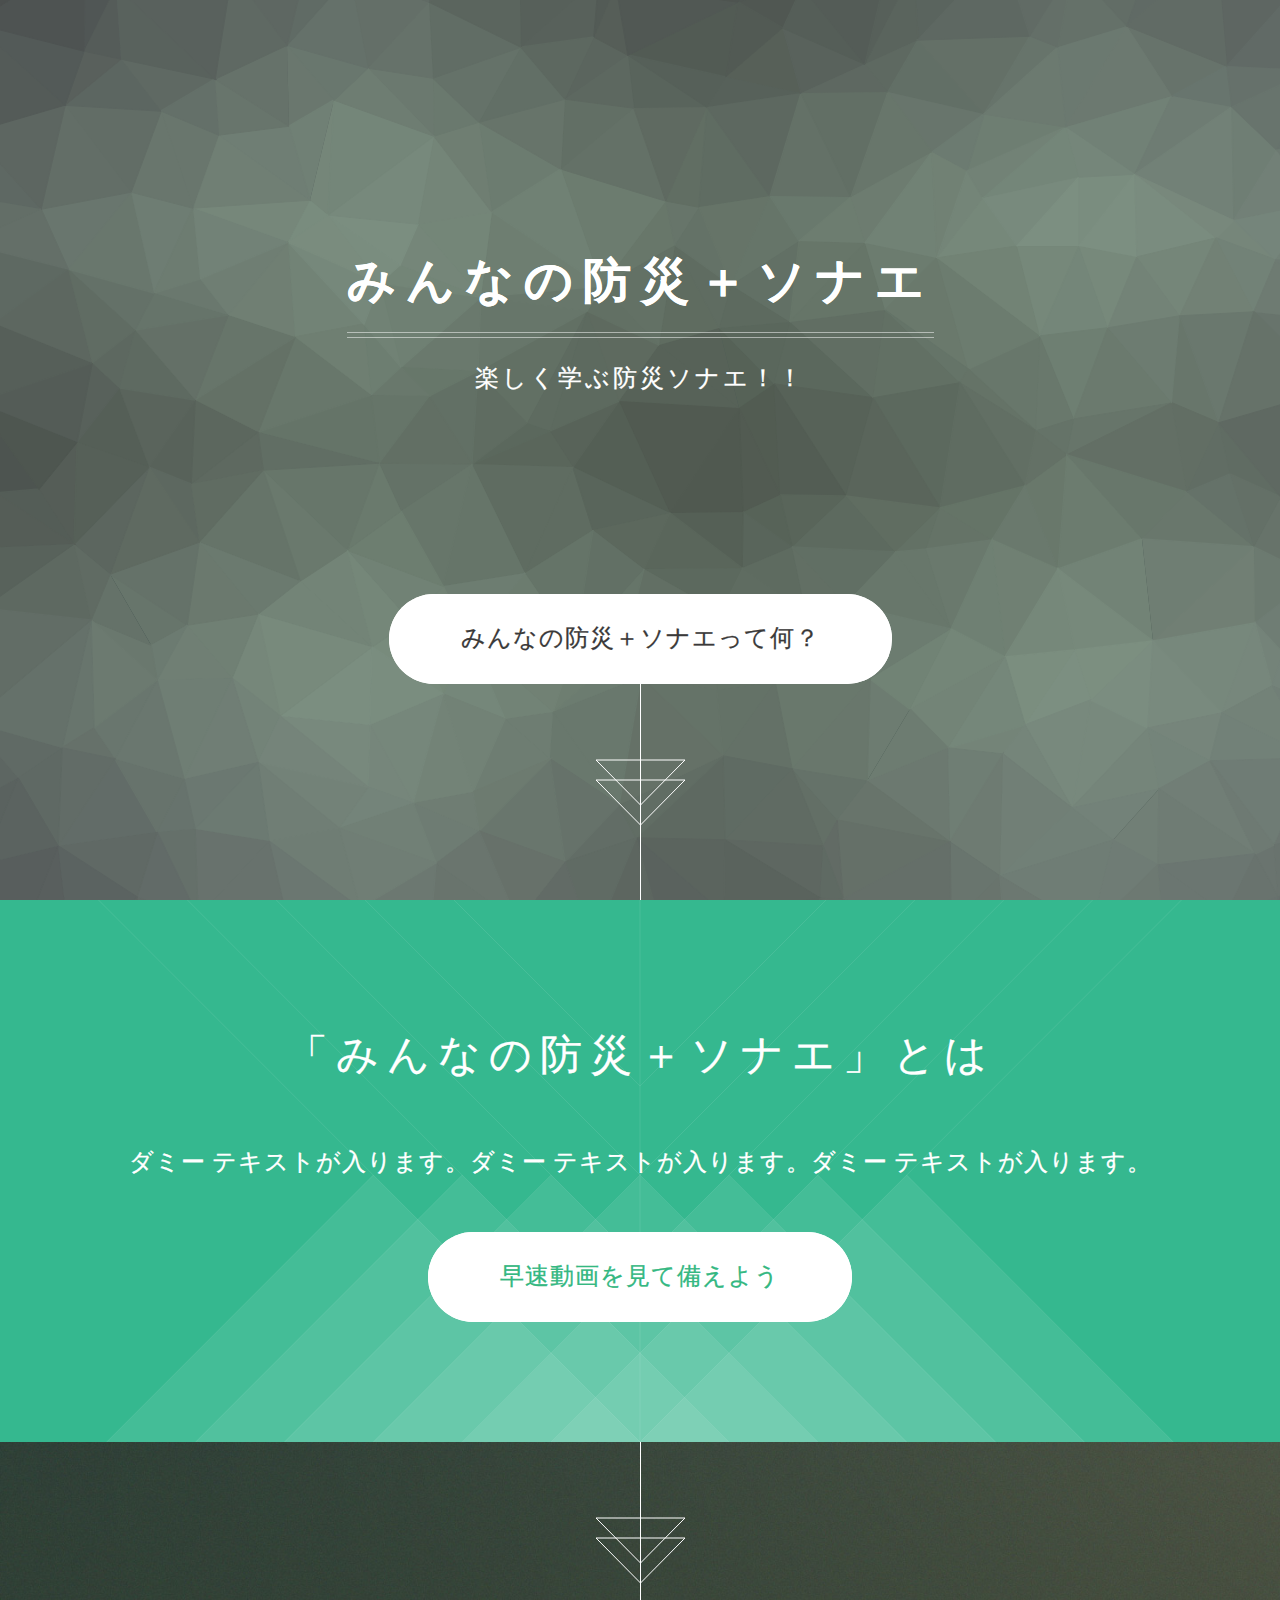
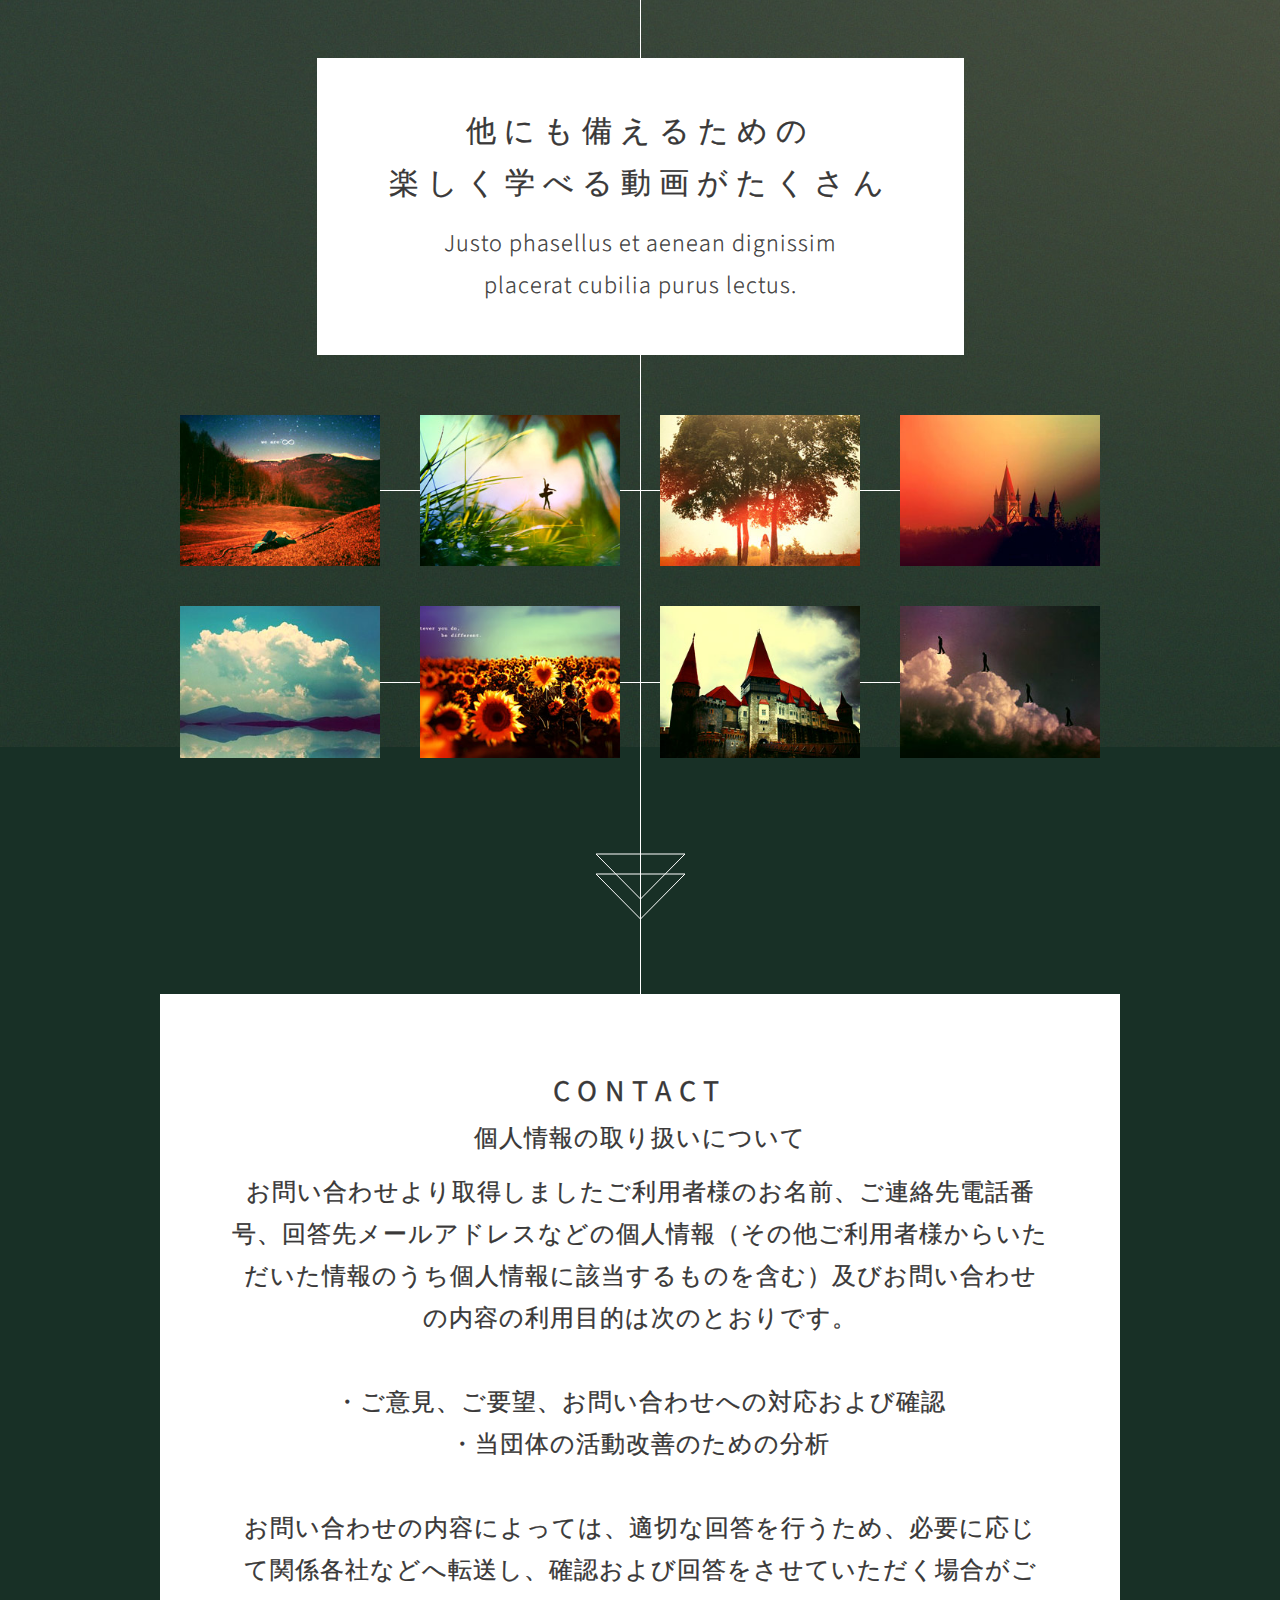
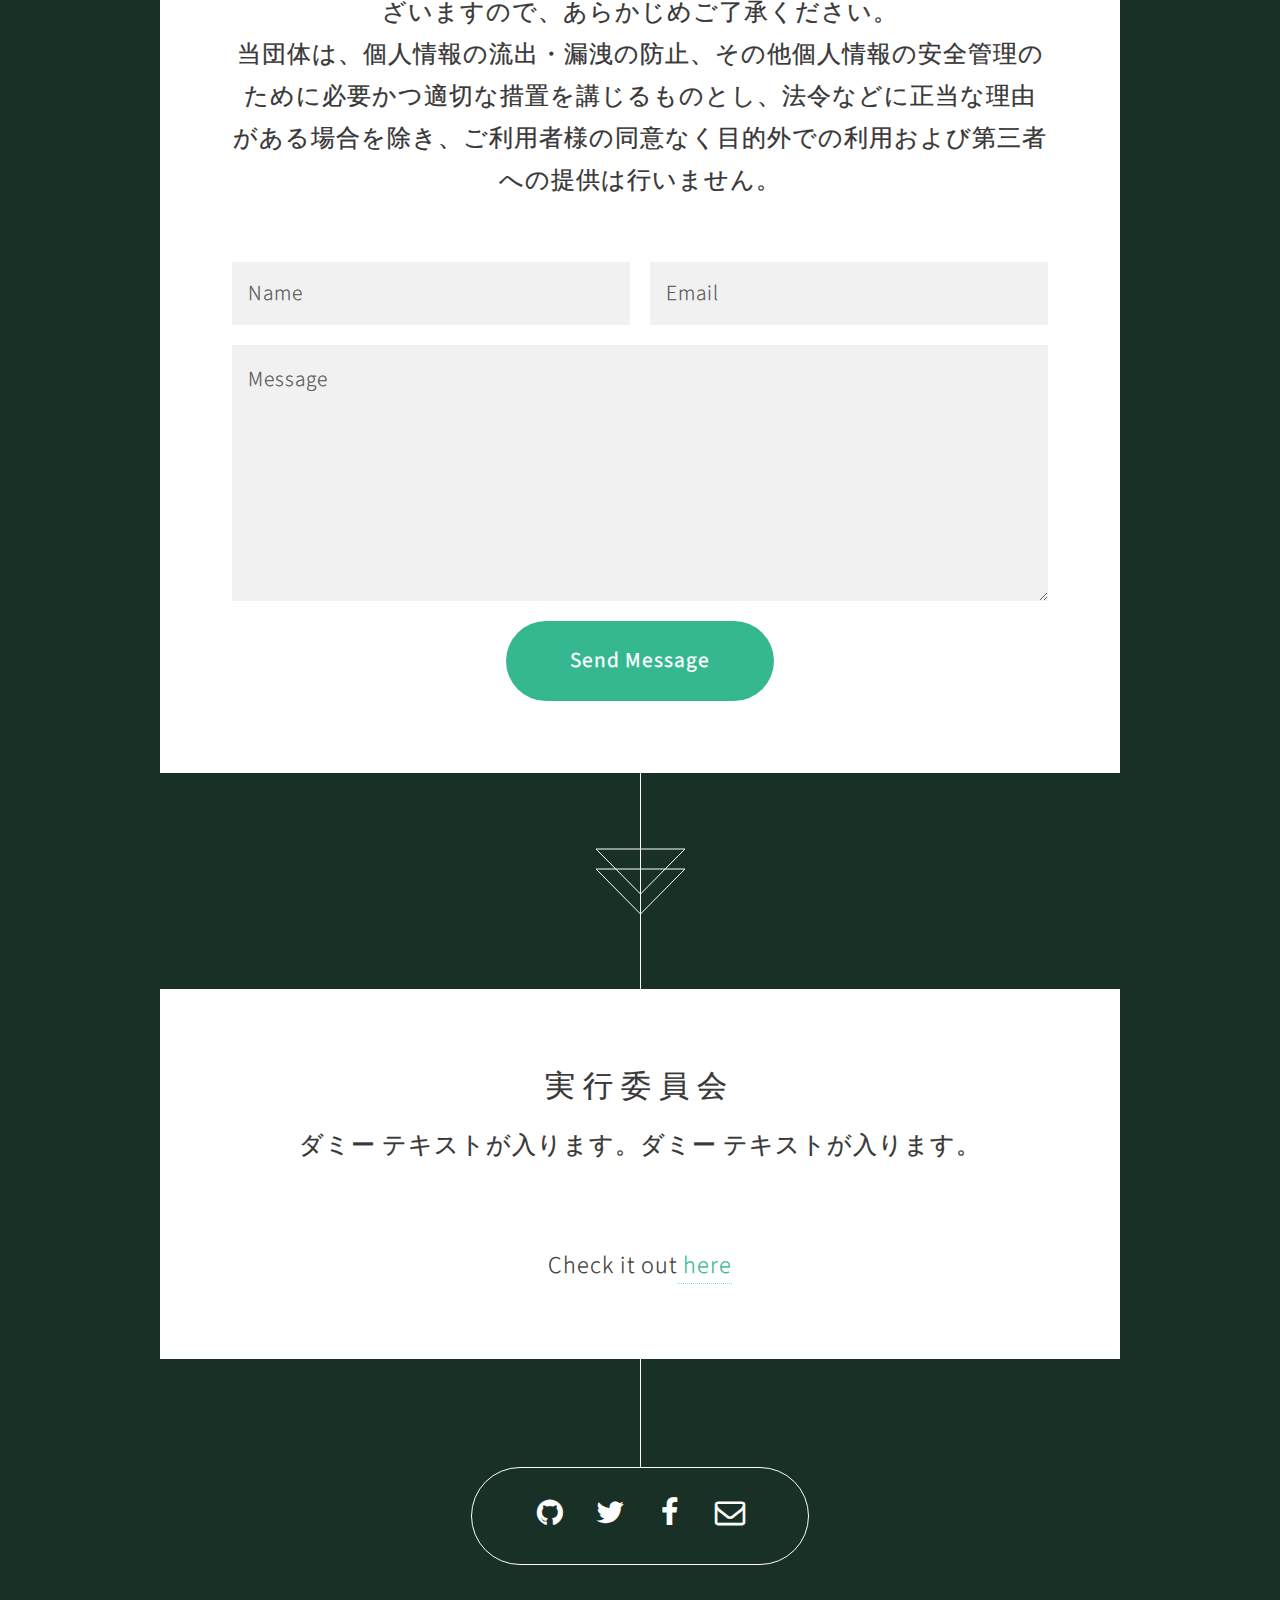
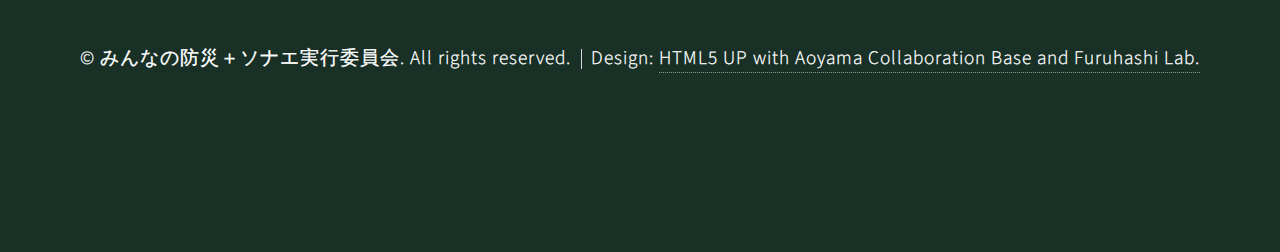
<file: index.html>
<!DOCTYPE html><html lang="en"><head><meta charSet="utf-8"/><meta http-equiv="x-ua-compatible" content="ie=edge"/><meta name="viewport" content="width=device-width, initial-scale=1, shrink-to-fit=no"/><style data-href="/styles.5af68f5217d1923bbd3d.css">@import url(https://fonts.googleapis.com/css?family=Source+Sans+Pro:300,300italic,400,600);
/*!
 *  Font Awesome 4.7.0 by @davegandy - http://fontawesome.io - @fontawesome
 *  License - http://fontawesome.io/license (Font: SIL OFL 1.1, CSS: MIT License)
 */@font-face{font-family:FontAwesome;src:url(/static/fontawesome-webfont-674f50d287a8c48dc19ba404d20fe713.eot);src:url(/static/fontawesome-webfont-674f50d287a8c48dc19ba404d20fe713.eot?#iefix&v=4.7.0) format("embedded-opentype"),url(/static/fontawesome-webfont-af7ae505a9eed503f8b8e6982036873e.woff2) format("woff2"),url(/static/fontawesome-webfont-fee66e712a8a08eef5805a46892932ad.woff) format("woff"),url(/static/fontawesome-webfont-b06871f281fee6b241d60582ae9369b9.ttf) format("truetype"),url(/static/fontawesome-webfont-912ec66d7572ff821749319396470bde.svg#fontawesomeregular) format("svg");font-weight:400;font-style:normal}.fa{display:inline-block;font:normal normal normal 14px/1 FontAwesome;font-size:inherit;text-rendering:auto;-webkit-font-smoothing:antialiased;-moz-osx-font-smoothing:grayscale}.fa-lg{font-size:1.33333333em;line-height:.75em;vertical-align:-15%}.fa-2x{font-size:2em}.fa-3x{font-size:3em}.fa-4x{font-size:4em}.fa-5x{font-size:5em}.fa-fw{width:1.28571429em;text-align:center}.fa-ul{padding-left:0;margin-left:2.14285714em;list-style-type:none}.fa-ul>li{position:relative}.fa-li{position:absolute;left:-2.14285714em;width:2.14285714em;top:.14285714em;text-align:center}.fa-li.fa-lg{left:-1.85714286em}.fa-border{padding:.2em .25em .15em;border:.08em solid #eee;border-radius:.1em}.fa-pull-left{float:left}.fa-pull-right{float:right}.fa.fa-pull-left{margin-right:.3em}.fa.fa-pull-right{margin-left:.3em}.pull-right{float:right}.pull-left{float:left}.fa.pull-left{margin-right:.3em}.fa.pull-right{margin-left:.3em}.fa-spin{animation:fa-spin 2s linear infinite}.fa-pulse{animation:fa-spin 1s steps(8) infinite}@keyframes fa-spin{0%{transform:rotate(0deg)}to{transform:rotate(359deg)}}.fa-rotate-90{-ms-filter:"progid:DXImageTransform.Microsoft.BasicImage(rotation=1)";transform:rotate(90deg)}.fa-rotate-180{-ms-filter:"progid:DXImageTransform.Microsoft.BasicImage(rotation=2)";transform:rotate(180deg)}.fa-rotate-270{-ms-filter:"progid:DXImageTransform.Microsoft.BasicImage(rotation=3)";transform:rotate(270deg)}.fa-flip-horizontal{-ms-filter:"progid:DXImageTransform.Microsoft.BasicImage(rotation=0, mirror=1)";transform:scaleX(-1)}.fa-flip-vertical{-ms-filter:"progid:DXImageTransform.Microsoft.BasicImage(rotation=2, mirror=1)";transform:scaleY(-1)}:root .fa-flip-horizontal,:root .fa-flip-vertical,:root .fa-rotate-90,:root .fa-rotate-180,:root .fa-rotate-270{-webkit-filter:none;filter:none}.fa-stack{position:relative;display:inline-block;width:2em;height:2em;line-height:2em;vertical-align:middle}.fa-stack-1x,.fa-stack-2x{position:absolute;left:0;width:100%;text-align:center}.fa-stack-1x{line-height:inherit}.fa-stack-2x{font-size:2em}.fa-inverse{color:#fff}.fa-glass:before{content:"\F000"}.fa-music:before{content:"\F001"}.fa-search:before{content:"\F002"}.fa-envelope-o:before{content:"\F003"}.fa-heart:before{content:"\F004"}.fa-star:before{content:"\F005"}.fa-star-o:before{content:"\F006"}.fa-user:before{content:"\F007"}.fa-film:before{content:"\F008"}.fa-th-large:before{content:"\F009"}.fa-th:before{content:"\F00A"}.fa-th-list:before{content:"\F00B"}.fa-check:before{content:"\F00C"}.fa-close:before,.fa-remove:before,.fa-times:before{content:"\F00D"}.fa-search-plus:before{content:"\F00E"}.fa-search-minus:before{content:"\F010"}.fa-power-off:before{content:"\F011"}.fa-signal:before{content:"\F012"}.fa-cog:before,.fa-gear:before{content:"\F013"}.fa-trash-o:before{content:"\F014"}.fa-home:before{content:"\F015"}.fa-file-o:before{content:"\F016"}.fa-clock-o:before{content:"\F017"}.fa-road:before{content:"\F018"}.fa-download:before{content:"\F019"}.fa-arrow-circle-o-down:before{content:"\F01A"}.fa-arrow-circle-o-up:before{content:"\F01B"}.fa-inbox:before{content:"\F01C"}.fa-play-circle-o:before{content:"\F01D"}.fa-repeat:before,.fa-rotate-right:before{content:"\F01E"}.fa-refresh:before{content:"\F021"}.fa-list-alt:before{content:"\F022"}.fa-lock:before{content:"\F023"}.fa-flag:before{content:"\F024"}.fa-headphones:before{content:"\F025"}.fa-volume-off:before{content:"\F026"}.fa-volume-down:before{content:"\F027"}.fa-volume-up:before{content:"\F028"}.fa-qrcode:before{content:"\F029"}.fa-barcode:before{content:"\F02A"}.fa-tag:before{content:"\F02B"}.fa-tags:before{content:"\F02C"}.fa-book:before{content:"\F02D"}.fa-bookmark:before{content:"\F02E"}.fa-print:before{content:"\F02F"}.fa-camera:before{content:"\F030"}.fa-font:before{content:"\F031"}.fa-bold:before{content:"\F032"}.fa-italic:before{content:"\F033"}.fa-text-height:before{content:"\F034"}.fa-text-width:before{content:"\F035"}.fa-align-left:before{content:"\F036"}.fa-align-center:before{content:"\F037"}.fa-align-right:before{content:"\F038"}.fa-align-justify:before{content:"\F039"}.fa-list:before{content:"\F03A"}.fa-dedent:before,.fa-outdent:before{content:"\F03B"}.fa-indent:before{content:"\F03C"}.fa-video-camera:before{content:"\F03D"}.fa-image:before,.fa-photo:before,.fa-picture-o:before{content:"\F03E"}.fa-pencil:before{content:"\F040"}.fa-map-marker:before{content:"\F041"}.fa-adjust:before{content:"\F042"}.fa-tint:before{content:"\F043"}.fa-edit:before,.fa-pencil-square-o:before{content:"\F044"}.fa-share-square-o:before{content:"\F045"}.fa-check-square-o:before{content:"\F046"}.fa-arrows:before{content:"\F047"}.fa-step-backward:before{content:"\F048"}.fa-fast-backward:before{content:"\F049"}.fa-backward:before{content:"\F04A"}.fa-play:before{content:"\F04B"}.fa-pause:before{content:"\F04C"}.fa-stop:before{content:"\F04D"}.fa-forward:before{content:"\F04E"}.fa-fast-forward:before{content:"\F050"}.fa-step-forward:before{content:"\F051"}.fa-eject:before{content:"\F052"}.fa-chevron-left:before{content:"\F053"}.fa-chevron-right:before{content:"\F054"}.fa-plus-circle:before{content:"\F055"}.fa-minus-circle:before{content:"\F056"}.fa-times-circle:before{content:"\F057"}.fa-check-circle:before{content:"\F058"}.fa-question-circle:before{content:"\F059"}.fa-info-circle:before{content:"\F05A"}.fa-crosshairs:before{content:"\F05B"}.fa-times-circle-o:before{content:"\F05C"}.fa-check-circle-o:before{content:"\F05D"}.fa-ban:before{content:"\F05E"}.fa-arrow-left:before{content:"\F060"}.fa-arrow-right:before{content:"\F061"}.fa-arrow-up:before{content:"\F062"}.fa-arrow-down:before{content:"\F063"}.fa-mail-forward:before,.fa-share:before{content:"\F064"}.fa-expand:before{content:"\F065"}.fa-compress:before{content:"\F066"}.fa-plus:before{content:"\F067"}.fa-minus:before{content:"\F068"}.fa-asterisk:before{content:"\F069"}.fa-exclamation-circle:before{content:"\F06A"}.fa-gift:before{content:"\F06B"}.fa-leaf:before{content:"\F06C"}.fa-fire:before{content:"\F06D"}.fa-eye:before{content:"\F06E"}.fa-eye-slash:before{content:"\F070"}.fa-exclamation-triangle:before,.fa-warning:before{content:"\F071"}.fa-plane:before{content:"\F072"}.fa-calendar:before{content:"\F073"}.fa-random:before{content:"\F074"}.fa-comment:before{content:"\F075"}.fa-magnet:before{content:"\F076"}.fa-chevron-up:before{content:"\F077"}.fa-chevron-down:before{content:"\F078"}.fa-retweet:before{content:"\F079"}.fa-shopping-cart:before{content:"\F07A"}.fa-folder:before{content:"\F07B"}.fa-folder-open:before{content:"\F07C"}.fa-arrows-v:before{content:"\F07D"}.fa-arrows-h:before{content:"\F07E"}.fa-bar-chart-o:before,.fa-bar-chart:before{content:"\F080"}.fa-twitter-square:before{content:"\F081"}.fa-facebook-square:before{content:"\F082"}.fa-camera-retro:before{content:"\F083"}.fa-key:before{content:"\F084"}.fa-cogs:before,.fa-gears:before{content:"\F085"}.fa-comments:before{content:"\F086"}.fa-thumbs-o-up:before{content:"\F087"}.fa-thumbs-o-down:before{content:"\F088"}.fa-star-half:before{content:"\F089"}.fa-heart-o:before{content:"\F08A"}.fa-sign-out:before{content:"\F08B"}.fa-linkedin-square:before{content:"\F08C"}.fa-thumb-tack:before{content:"\F08D"}.fa-external-link:before{content:"\F08E"}.fa-sign-in:before{content:"\F090"}.fa-trophy:before{content:"\F091"}.fa-github-square:before{content:"\F092"}.fa-upload:before{content:"\F093"}.fa-lemon-o:before{content:"\F094"}.fa-phone:before{content:"\F095"}.fa-square-o:before{content:"\F096"}.fa-bookmark-o:before{content:"\F097"}.fa-phone-square:before{content:"\F098"}.fa-twitter:before{content:"\F099"}.fa-facebook-f:before,.fa-facebook:before{content:"\F09A"}.fa-github:before{content:"\F09B"}.fa-unlock:before{content:"\F09C"}.fa-credit-card:before{content:"\F09D"}.fa-feed:before,.fa-rss:before{content:"\F09E"}.fa-hdd-o:before{content:"\F0A0"}.fa-bullhorn:before{content:"\F0A1"}.fa-bell:before{content:"\F0F3"}.fa-certificate:before{content:"\F0A3"}.fa-hand-o-right:before{content:"\F0A4"}.fa-hand-o-left:before{content:"\F0A5"}.fa-hand-o-up:before{content:"\F0A6"}.fa-hand-o-down:before{content:"\F0A7"}.fa-arrow-circle-left:before{content:"\F0A8"}.fa-arrow-circle-right:before{content:"\F0A9"}.fa-arrow-circle-up:before{content:"\F0AA"}.fa-arrow-circle-down:before{content:"\F0AB"}.fa-globe:before{content:"\F0AC"}.fa-wrench:before{content:"\F0AD"}.fa-tasks:before{content:"\F0AE"}.fa-filter:before{content:"\F0B0"}.fa-briefcase:before{content:"\F0B1"}.fa-arrows-alt:before{content:"\F0B2"}.fa-group:before,.fa-users:before{content:"\F0C0"}.fa-chain:before,.fa-link:before{content:"\F0C1"}.fa-cloud:before{content:"\F0C2"}.fa-flask:before{content:"\F0C3"}.fa-cut:before,.fa-scissors:before{content:"\F0C4"}.fa-copy:before,.fa-files-o:before{content:"\F0C5"}.fa-paperclip:before{content:"\F0C6"}.fa-floppy-o:before,.fa-save:before{content:"\F0C7"}.fa-square:before{content:"\F0C8"}.fa-bars:before,.fa-navicon:before,.fa-reorder:before{content:"\F0C9"}.fa-list-ul:before{content:"\F0CA"}.fa-list-ol:before{content:"\F0CB"}.fa-strikethrough:before{content:"\F0CC"}.fa-underline:before{content:"\F0CD"}.fa-table:before{content:"\F0CE"}.fa-magic:before{content:"\F0D0"}.fa-truck:before{content:"\F0D1"}.fa-pinterest:before{content:"\F0D2"}.fa-pinterest-square:before{content:"\F0D3"}.fa-google-plus-square:before{content:"\F0D4"}.fa-google-plus:before{content:"\F0D5"}.fa-money:before{content:"\F0D6"}.fa-caret-down:before{content:"\F0D7"}.fa-caret-up:before{content:"\F0D8"}.fa-caret-left:before{content:"\F0D9"}.fa-caret-right:before{content:"\F0DA"}.fa-columns:before{content:"\F0DB"}.fa-sort:before,.fa-unsorted:before{content:"\F0DC"}.fa-sort-desc:before,.fa-sort-down:before{content:"\F0DD"}.fa-sort-asc:before,.fa-sort-up:before{content:"\F0DE"}.fa-envelope:before{content:"\F0E0"}.fa-linkedin:before{content:"\F0E1"}.fa-rotate-left:before,.fa-undo:before{content:"\F0E2"}.fa-gavel:before,.fa-legal:before{content:"\F0E3"}.fa-dashboard:before,.fa-tachometer:before{content:"\F0E4"}.fa-comment-o:before{content:"\F0E5"}.fa-comments-o:before{content:"\F0E6"}.fa-bolt:before,.fa-flash:before{content:"\F0E7"}.fa-sitemap:before{content:"\F0E8"}.fa-umbrella:before{content:"\F0E9"}.fa-clipboard:before,.fa-paste:before{content:"\F0EA"}.fa-lightbulb-o:before{content:"\F0EB"}.fa-exchange:before{content:"\F0EC"}.fa-cloud-download:before{content:"\F0ED"}.fa-cloud-upload:before{content:"\F0EE"}.fa-user-md:before{content:"\F0F0"}.fa-stethoscope:before{content:"\F0F1"}.fa-suitcase:before{content:"\F0F2"}.fa-bell-o:before{content:"\F0A2"}.fa-coffee:before{content:"\F0F4"}.fa-cutlery:before{content:"\F0F5"}.fa-file-text-o:before{content:"\F0F6"}.fa-building-o:before{content:"\F0F7"}.fa-hospital-o:before{content:"\F0F8"}.fa-ambulance:before{content:"\F0F9"}.fa-medkit:before{content:"\F0FA"}.fa-fighter-jet:before{content:"\F0FB"}.fa-beer:before{content:"\F0FC"}.fa-h-square:before{content:"\F0FD"}.fa-plus-square:before{content:"\F0FE"}.fa-angle-double-left:before{content:"\F100"}.fa-angle-double-right:before{content:"\F101"}.fa-angle-double-up:before{content:"\F102"}.fa-angle-double-down:before{content:"\F103"}.fa-angle-left:before{content:"\F104"}.fa-angle-right:before{content:"\F105"}.fa-angle-up:before{content:"\F106"}.fa-angle-down:before{content:"\F107"}.fa-desktop:before{content:"\F108"}.fa-laptop:before{content:"\F109"}.fa-tablet:before{content:"\F10A"}.fa-mobile-phone:before,.fa-mobile:before{content:"\F10B"}.fa-circle-o:before{content:"\F10C"}.fa-quote-left:before{content:"\F10D"}.fa-quote-right:before{content:"\F10E"}.fa-spinner:before{content:"\F110"}.fa-circle:before{content:"\F111"}.fa-mail-reply:before,.fa-reply:before{content:"\F112"}.fa-github-alt:before{content:"\F113"}.fa-folder-o:before{content:"\F114"}.fa-folder-open-o:before{content:"\F115"}.fa-smile-o:before{content:"\F118"}.fa-frown-o:before{content:"\F119"}.fa-meh-o:before{content:"\F11A"}.fa-gamepad:before{content:"\F11B"}.fa-keyboard-o:before{content:"\F11C"}.fa-flag-o:before{content:"\F11D"}.fa-flag-checkered:before{content:"\F11E"}.fa-terminal:before{content:"\F120"}.fa-code:before{content:"\F121"}.fa-mail-reply-all:before,.fa-reply-all:before{content:"\F122"}.fa-star-half-empty:before,.fa-star-half-full:before,.fa-star-half-o:before{content:"\F123"}.fa-location-arrow:before{content:"\F124"}.fa-crop:before{content:"\F125"}.fa-code-fork:before{content:"\F126"}.fa-chain-broken:before,.fa-unlink:before{content:"\F127"}.fa-question:before{content:"\F128"}.fa-info:before{content:"\F129"}.fa-exclamation:before{content:"\F12A"}.fa-superscript:before{content:"\F12B"}.fa-subscript:before{content:"\F12C"}.fa-eraser:before{content:"\F12D"}.fa-puzzle-piece:before{content:"\F12E"}.fa-microphone:before{content:"\F130"}.fa-microphone-slash:before{content:"\F131"}.fa-shield:before{content:"\F132"}.fa-calendar-o:before{content:"\F133"}.fa-fire-extinguisher:before{content:"\F134"}.fa-rocket:before{content:"\F135"}.fa-maxcdn:before{content:"\F136"}.fa-chevron-circle-left:before{content:"\F137"}.fa-chevron-circle-right:before{content:"\F138"}.fa-chevron-circle-up:before{content:"\F139"}.fa-chevron-circle-down:before{content:"\F13A"}.fa-html5:before{content:"\F13B"}.fa-css3:before{content:"\F13C"}.fa-anchor:before{content:"\F13D"}.fa-unlock-alt:before{content:"\F13E"}.fa-bullseye:before{content:"\F140"}.fa-ellipsis-h:before{content:"\F141"}.fa-ellipsis-v:before{content:"\F142"}.fa-rss-square:before{content:"\F143"}.fa-play-circle:before{content:"\F144"}.fa-ticket:before{content:"\F145"}.fa-minus-square:before{content:"\F146"}.fa-minus-square-o:before{content:"\F147"}.fa-level-up:before{content:"\F148"}.fa-level-down:before{content:"\F149"}.fa-check-square:before{content:"\F14A"}.fa-pencil-square:before{content:"\F14B"}.fa-external-link-square:before{content:"\F14C"}.fa-share-square:before{content:"\F14D"}.fa-compass:before{content:"\F14E"}.fa-caret-square-o-down:before,.fa-toggle-down:before{content:"\F150"}.fa-caret-square-o-up:before,.fa-toggle-up:before{content:"\F151"}.fa-caret-square-o-right:before,.fa-toggle-right:before{content:"\F152"}.fa-eur:before,.fa-euro:before{content:"\F153"}.fa-gbp:before{content:"\F154"}.fa-dollar:before,.fa-usd:before{content:"\F155"}.fa-inr:before,.fa-rupee:before{content:"\F156"}.fa-cny:before,.fa-jpy:before,.fa-rmb:before,.fa-yen:before{content:"\F157"}.fa-rouble:before,.fa-rub:before,.fa-ruble:before{content:"\F158"}.fa-krw:before,.fa-won:before{content:"\F159"}.fa-bitcoin:before,.fa-btc:before{content:"\F15A"}.fa-file:before{content:"\F15B"}.fa-file-text:before{content:"\F15C"}.fa-sort-alpha-asc:before{content:"\F15D"}.fa-sort-alpha-desc:before{content:"\F15E"}.fa-sort-amount-asc:before{content:"\F160"}.fa-sort-amount-desc:before{content:"\F161"}.fa-sort-numeric-asc:before{content:"\F162"}.fa-sort-numeric-desc:before{content:"\F163"}.fa-thumbs-up:before{content:"\F164"}.fa-thumbs-down:before{content:"\F165"}.fa-youtube-square:before{content:"\F166"}.fa-youtube:before{content:"\F167"}.fa-xing:before{content:"\F168"}.fa-xing-square:before{content:"\F169"}.fa-youtube-play:before{content:"\F16A"}.fa-dropbox:before{content:"\F16B"}.fa-stack-overflow:before{content:"\F16C"}.fa-instagram:before{content:"\F16D"}.fa-flickr:before{content:"\F16E"}.fa-adn:before{content:"\F170"}.fa-bitbucket:before{content:"\F171"}.fa-bitbucket-square:before{content:"\F172"}.fa-tumblr:before{content:"\F173"}.fa-tumblr-square:before{content:"\F174"}.fa-long-arrow-down:before{content:"\F175"}.fa-long-arrow-up:before{content:"\F176"}.fa-long-arrow-left:before{content:"\F177"}.fa-long-arrow-right:before{content:"\F178"}.fa-apple:before{content:"\F179"}.fa-windows:before{content:"\F17A"}.fa-android:before{content:"\F17B"}.fa-linux:before{content:"\F17C"}.fa-dribbble:before{content:"\F17D"}.fa-skype:before{content:"\F17E"}.fa-foursquare:before{content:"\F180"}.fa-trello:before{content:"\F181"}.fa-female:before{content:"\F182"}.fa-male:before{content:"\F183"}.fa-gittip:before,.fa-gratipay:before{content:"\F184"}.fa-sun-o:before{content:"\F185"}.fa-moon-o:before{content:"\F186"}.fa-archive:before{content:"\F187"}.fa-bug:before{content:"\F188"}.fa-vk:before{content:"\F189"}.fa-weibo:before{content:"\F18A"}.fa-renren:before{content:"\F18B"}.fa-pagelines:before{content:"\F18C"}.fa-stack-exchange:before{content:"\F18D"}.fa-arrow-circle-o-right:before{content:"\F18E"}.fa-arrow-circle-o-left:before{content:"\F190"}.fa-caret-square-o-left:before,.fa-toggle-left:before{content:"\F191"}.fa-dot-circle-o:before{content:"\F192"}.fa-wheelchair:before{content:"\F193"}.fa-vimeo-square:before{content:"\F194"}.fa-try:before,.fa-turkish-lira:before{content:"\F195"}.fa-plus-square-o:before{content:"\F196"}.fa-space-shuttle:before{content:"\F197"}.fa-slack:before{content:"\F198"}.fa-envelope-square:before{content:"\F199"}.fa-wordpress:before{content:"\F19A"}.fa-openid:before{content:"\F19B"}.fa-bank:before,.fa-institution:before,.fa-university:before{content:"\F19C"}.fa-graduation-cap:before,.fa-mortar-board:before{content:"\F19D"}.fa-yahoo:before{content:"\F19E"}.fa-google:before{content:"\F1A0"}.fa-reddit:before{content:"\F1A1"}.fa-reddit-square:before{content:"\F1A2"}.fa-stumbleupon-circle:before{content:"\F1A3"}.fa-stumbleupon:before{content:"\F1A4"}.fa-delicious:before{content:"\F1A5"}.fa-digg:before{content:"\F1A6"}.fa-pied-piper-pp:before{content:"\F1A7"}.fa-pied-piper-alt:before{content:"\F1A8"}.fa-drupal:before{content:"\F1A9"}.fa-joomla:before{content:"\F1AA"}.fa-language:before{content:"\F1AB"}.fa-fax:before{content:"\F1AC"}.fa-building:before{content:"\F1AD"}.fa-child:before{content:"\F1AE"}.fa-paw:before{content:"\F1B0"}.fa-spoon:before{content:"\F1B1"}.fa-cube:before{content:"\F1B2"}.fa-cubes:before{content:"\F1B3"}.fa-behance:before{content:"\F1B4"}.fa-behance-square:before{content:"\F1B5"}.fa-steam:before{content:"\F1B6"}.fa-steam-square:before{content:"\F1B7"}.fa-recycle:before{content:"\F1B8"}.fa-automobile:before,.fa-car:before{content:"\F1B9"}.fa-cab:before,.fa-taxi:before{content:"\F1BA"}.fa-tree:before{content:"\F1BB"}.fa-spotify:before{content:"\F1BC"}.fa-deviantart:before{content:"\F1BD"}.fa-soundcloud:before{content:"\F1BE"}.fa-database:before{content:"\F1C0"}.fa-file-pdf-o:before{content:"\F1C1"}.fa-file-word-o:before{content:"\F1C2"}.fa-file-excel-o:before{content:"\F1C3"}.fa-file-powerpoint-o:before{content:"\F1C4"}.fa-file-image-o:before,.fa-file-photo-o:before,.fa-file-picture-o:before{content:"\F1C5"}.fa-file-archive-o:before,.fa-file-zip-o:before{content:"\F1C6"}.fa-file-audio-o:before,.fa-file-sound-o:before{content:"\F1C7"}.fa-file-movie-o:before,.fa-file-video-o:before{content:"\F1C8"}.fa-file-code-o:before{content:"\F1C9"}.fa-vine:before{content:"\F1CA"}.fa-codepen:before{content:"\F1CB"}.fa-jsfiddle:before{content:"\F1CC"}.fa-life-bouy:before,.fa-life-buoy:before,.fa-life-ring:before,.fa-life-saver:before,.fa-support:before{content:"\F1CD"}.fa-circle-o-notch:before{content:"\F1CE"}.fa-ra:before,.fa-rebel:before,.fa-resistance:before{content:"\F1D0"}.fa-empire:before,.fa-ge:before{content:"\F1D1"}.fa-git-square:before{content:"\F1D2"}.fa-git:before{content:"\F1D3"}.fa-hacker-news:before,.fa-y-combinator-square:before,.fa-yc-square:before{content:"\F1D4"}.fa-tencent-weibo:before{content:"\F1D5"}.fa-qq:before{content:"\F1D6"}.fa-wechat:before,.fa-weixin:before{content:"\F1D7"}.fa-paper-plane:before,.fa-send:before{content:"\F1D8"}.fa-paper-plane-o:before,.fa-send-o:before{content:"\F1D9"}.fa-history:before{content:"\F1DA"}.fa-circle-thin:before{content:"\F1DB"}.fa-header:before{content:"\F1DC"}.fa-paragraph:before{content:"\F1DD"}.fa-sliders:before{content:"\F1DE"}.fa-share-alt:before{content:"\F1E0"}.fa-share-alt-square:before{content:"\F1E1"}.fa-bomb:before{content:"\F1E2"}.fa-futbol-o:before,.fa-soccer-ball-o:before{content:"\F1E3"}.fa-tty:before{content:"\F1E4"}.fa-binoculars:before{content:"\F1E5"}.fa-plug:before{content:"\F1E6"}.fa-slideshare:before{content:"\F1E7"}.fa-twitch:before{content:"\F1E8"}.fa-yelp:before{content:"\F1E9"}.fa-newspaper-o:before{content:"\F1EA"}.fa-wifi:before{content:"\F1EB"}.fa-calculator:before{content:"\F1EC"}.fa-paypal:before{content:"\F1ED"}.fa-google-wallet:before{content:"\F1EE"}.fa-cc-visa:before{content:"\F1F0"}.fa-cc-mastercard:before{content:"\F1F1"}.fa-cc-discover:before{content:"\F1F2"}.fa-cc-amex:before{content:"\F1F3"}.fa-cc-paypal:before{content:"\F1F4"}.fa-cc-stripe:before{content:"\F1F5"}.fa-bell-slash:before{content:"\F1F6"}.fa-bell-slash-o:before{content:"\F1F7"}.fa-trash:before{content:"\F1F8"}.fa-copyright:before{content:"\F1F9"}.fa-at:before{content:"\F1FA"}.fa-eyedropper:before{content:"\F1FB"}.fa-paint-brush:before{content:"\F1FC"}.fa-birthday-cake:before{content:"\F1FD"}.fa-area-chart:before{content:"\F1FE"}.fa-pie-chart:before{content:"\F200"}.fa-line-chart:before{content:"\F201"}.fa-lastfm:before{content:"\F202"}.fa-lastfm-square:before{content:"\F203"}.fa-toggle-off:before{content:"\F204"}.fa-toggle-on:before{content:"\F205"}.fa-bicycle:before{content:"\F206"}.fa-bus:before{content:"\F207"}.fa-ioxhost:before{content:"\F208"}.fa-angellist:before{content:"\F209"}.fa-cc:before{content:"\F20A"}.fa-ils:before,.fa-shekel:before,.fa-sheqel:before{content:"\F20B"}.fa-meanpath:before{content:"\F20C"}.fa-buysellads:before{content:"\F20D"}.fa-connectdevelop:before{content:"\F20E"}.fa-dashcube:before{content:"\F210"}.fa-forumbee:before{content:"\F211"}.fa-leanpub:before{content:"\F212"}.fa-sellsy:before{content:"\F213"}.fa-shirtsinbulk:before{content:"\F214"}.fa-simplybuilt:before{content:"\F215"}.fa-skyatlas:before{content:"\F216"}.fa-cart-plus:before{content:"\F217"}.fa-cart-arrow-down:before{content:"\F218"}.fa-diamond:before{content:"\F219"}.fa-ship:before{content:"\F21A"}.fa-user-secret:before{content:"\F21B"}.fa-motorcycle:before{content:"\F21C"}.fa-street-view:before{content:"\F21D"}.fa-heartbeat:before{content:"\F21E"}.fa-venus:before{content:"\F221"}.fa-mars:before{content:"\F222"}.fa-mercury:before{content:"\F223"}.fa-intersex:before,.fa-transgender:before{content:"\F224"}.fa-transgender-alt:before{content:"\F225"}.fa-venus-double:before{content:"\F226"}.fa-mars-double:before{content:"\F227"}.fa-venus-mars:before{content:"\F228"}.fa-mars-stroke:before{content:"\F229"}.fa-mars-stroke-v:before{content:"\F22A"}.fa-mars-stroke-h:before{content:"\F22B"}.fa-neuter:before{content:"\F22C"}.fa-genderless:before{content:"\F22D"}.fa-facebook-official:before{content:"\F230"}.fa-pinterest-p:before{content:"\F231"}.fa-whatsapp:before{content:"\F232"}.fa-server:before{content:"\F233"}.fa-user-plus:before{content:"\F234"}.fa-user-times:before{content:"\F235"}.fa-bed:before,.fa-hotel:before{content:"\F236"}.fa-viacoin:before{content:"\F237"}.fa-train:before{content:"\F238"}.fa-subway:before{content:"\F239"}.fa-medium:before{content:"\F23A"}.fa-y-combinator:before,.fa-yc:before{content:"\F23B"}.fa-optin-monster:before{content:"\F23C"}.fa-opencart:before{content:"\F23D"}.fa-expeditedssl:before{content:"\F23E"}.fa-battery-4:before,.fa-battery-full:before,.fa-battery:before{content:"\F240"}.fa-battery-3:before,.fa-battery-three-quarters:before{content:"\F241"}.fa-battery-2:before,.fa-battery-half:before{content:"\F242"}.fa-battery-1:before,.fa-battery-quarter:before{content:"\F243"}.fa-battery-0:before,.fa-battery-empty:before{content:"\F244"}.fa-mouse-pointer:before{content:"\F245"}.fa-i-cursor:before{content:"\F246"}.fa-object-group:before{content:"\F247"}.fa-object-ungroup:before{content:"\F248"}.fa-sticky-note:before{content:"\F249"}.fa-sticky-note-o:before{content:"\F24A"}.fa-cc-jcb:before{content:"\F24B"}.fa-cc-diners-club:before{content:"\F24C"}.fa-clone:before{content:"\F24D"}.fa-balance-scale:before{content:"\F24E"}.fa-hourglass-o:before{content:"\F250"}.fa-hourglass-1:before,.fa-hourglass-start:before{content:"\F251"}.fa-hourglass-2:before,.fa-hourglass-half:before{content:"\F252"}.fa-hourglass-3:before,.fa-hourglass-end:before{content:"\F253"}.fa-hourglass:before{content:"\F254"}.fa-hand-grab-o:before,.fa-hand-rock-o:before{content:"\F255"}.fa-hand-paper-o:before,.fa-hand-stop-o:before{content:"\F256"}.fa-hand-scissors-o:before{content:"\F257"}.fa-hand-lizard-o:before{content:"\F258"}.fa-hand-spock-o:before{content:"\F259"}.fa-hand-pointer-o:before{content:"\F25A"}.fa-hand-peace-o:before{content:"\F25B"}.fa-trademark:before{content:"\F25C"}.fa-registered:before{content:"\F25D"}.fa-creative-commons:before{content:"\F25E"}.fa-gg:before{content:"\F260"}.fa-gg-circle:before{content:"\F261"}.fa-tripadvisor:before{content:"\F262"}.fa-odnoklassniki:before{content:"\F263"}.fa-odnoklassniki-square:before{content:"\F264"}.fa-get-pocket:before{content:"\F265"}.fa-wikipedia-w:before{content:"\F266"}.fa-safari:before{content:"\F267"}.fa-chrome:before{content:"\F268"}.fa-firefox:before{content:"\F269"}.fa-opera:before{content:"\F26A"}.fa-internet-explorer:before{content:"\F26B"}.fa-television:before,.fa-tv:before{content:"\F26C"}.fa-contao:before{content:"\F26D"}.fa-500px:before{content:"\F26E"}.fa-amazon:before{content:"\F270"}.fa-calendar-plus-o:before{content:"\F271"}.fa-calendar-minus-o:before{content:"\F272"}.fa-calendar-times-o:before{content:"\F273"}.fa-calendar-check-o:before{content:"\F274"}.fa-industry:before{content:"\F275"}.fa-map-pin:before{content:"\F276"}.fa-map-signs:before{content:"\F277"}.fa-map-o:before{content:"\F278"}.fa-map:before{content:"\F279"}.fa-commenting:before{content:"\F27A"}.fa-commenting-o:before{content:"\F27B"}.fa-houzz:before{content:"\F27C"}.fa-vimeo:before{content:"\F27D"}.fa-black-tie:before{content:"\F27E"}.fa-fonticons:before{content:"\F280"}.fa-reddit-alien:before{content:"\F281"}.fa-edge:before{content:"\F282"}.fa-credit-card-alt:before{content:"\F283"}.fa-codiepie:before{content:"\F284"}.fa-modx:before{content:"\F285"}.fa-fort-awesome:before{content:"\F286"}.fa-usb:before{content:"\F287"}.fa-product-hunt:before{content:"\F288"}.fa-mixcloud:before{content:"\F289"}.fa-scribd:before{content:"\F28A"}.fa-pause-circle:before{content:"\F28B"}.fa-pause-circle-o:before{content:"\F28C"}.fa-stop-circle:before{content:"\F28D"}.fa-stop-circle-o:before{content:"\F28E"}.fa-shopping-bag:before{content:"\F290"}.fa-shopping-basket:before{content:"\F291"}.fa-hashtag:before{content:"\F292"}.fa-bluetooth:before{content:"\F293"}.fa-bluetooth-b:before{content:"\F294"}.fa-percent:before{content:"\F295"}.fa-gitlab:before{content:"\F296"}.fa-wpbeginner:before{content:"\F297"}.fa-wpforms:before{content:"\F298"}.fa-envira:before{content:"\F299"}.fa-universal-access:before{content:"\F29A"}.fa-wheelchair-alt:before{content:"\F29B"}.fa-question-circle-o:before{content:"\F29C"}.fa-blind:before{content:"\F29D"}.fa-audio-description:before{content:"\F29E"}.fa-volume-control-phone:before{content:"\F2A0"}.fa-braille:before{content:"\F2A1"}.fa-assistive-listening-systems:before{content:"\F2A2"}.fa-american-sign-language-interpreting:before,.fa-asl-interpreting:before{content:"\F2A3"}.fa-deaf:before,.fa-deafness:before,.fa-hard-of-hearing:before{content:"\F2A4"}.fa-glide:before{content:"\F2A5"}.fa-glide-g:before{content:"\F2A6"}.fa-sign-language:before,.fa-signing:before{content:"\F2A7"}.fa-low-vision:before{content:"\F2A8"}.fa-viadeo:before{content:"\F2A9"}.fa-viadeo-square:before{content:"\F2AA"}.fa-snapchat:before{content:"\F2AB"}.fa-snapchat-ghost:before{content:"\F2AC"}.fa-snapchat-square:before{content:"\F2AD"}.fa-pied-piper:before{content:"\F2AE"}.fa-first-order:before{content:"\F2B0"}.fa-yoast:before{content:"\F2B1"}.fa-themeisle:before{content:"\F2B2"}.fa-google-plus-circle:before,.fa-google-plus-official:before{content:"\F2B3"}.fa-fa:before,.fa-font-awesome:before{content:"\F2B4"}.fa-handshake-o:before{content:"\F2B5"}.fa-envelope-open:before{content:"\F2B6"}.fa-envelope-open-o:before{content:"\F2B7"}.fa-linode:before{content:"\F2B8"}.fa-address-book:before{content:"\F2B9"}.fa-address-book-o:before{content:"\F2BA"}.fa-address-card:before,.fa-vcard:before{content:"\F2BB"}.fa-address-card-o:before,.fa-vcard-o:before{content:"\F2BC"}.fa-user-circle:before{content:"\F2BD"}.fa-user-circle-o:before{content:"\F2BE"}.fa-user-o:before{content:"\F2C0"}.fa-id-badge:before{content:"\F2C1"}.fa-drivers-license:before,.fa-id-card:before{content:"\F2C2"}.fa-drivers-license-o:before,.fa-id-card-o:before{content:"\F2C3"}.fa-quora:before{content:"\F2C4"}.fa-free-code-camp:before{content:"\F2C5"}.fa-telegram:before{content:"\F2C6"}.fa-thermometer-4:before,.fa-thermometer-full:before,.fa-thermometer:before{content:"\F2C7"}.fa-thermometer-3:before,.fa-thermometer-three-quarters:before{content:"\F2C8"}.fa-thermometer-2:before,.fa-thermometer-half:before{content:"\F2C9"}.fa-thermometer-1:before,.fa-thermometer-quarter:before{content:"\F2CA"}.fa-thermometer-0:before,.fa-thermometer-empty:before{content:"\F2CB"}.fa-shower:before{content:"\F2CC"}.fa-bath:before,.fa-bathtub:before,.fa-s15:before{content:"\F2CD"}.fa-podcast:before{content:"\F2CE"}.fa-window-maximize:before{content:"\F2D0"}.fa-window-minimize:before{content:"\F2D1"}.fa-window-restore:before{content:"\F2D2"}.fa-times-rectangle:before,.fa-window-close:before{content:"\F2D3"}.fa-times-rectangle-o:before,.fa-window-close-o:before{content:"\F2D4"}.fa-bandcamp:before{content:"\F2D5"}.fa-grav:before{content:"\F2D6"}.fa-etsy:before{content:"\F2D7"}.fa-imdb:before{content:"\F2D8"}.fa-ravelry:before{content:"\F2D9"}.fa-eercast:before{content:"\F2DA"}.fa-microchip:before{content:"\F2DB"}.fa-snowflake-o:before{content:"\F2DC"}.fa-superpowers:before{content:"\F2DD"}.fa-wpexplorer:before{content:"\F2DE"}.fa-meetup:before{content:"\F2E0"}.sr-only{position:absolute;width:1px;height:1px;padding:0;margin:-1px;overflow:hidden;clip:rect(0,0,0,0);border:0}.sr-only-focusable:active,.sr-only-focusable:focus{position:static;width:auto;height:auto;margin:0;overflow:visible;clip:auto}a,abbr,acronym,address,applet,article,aside,audio,b,big,blockquote,body,canvas,caption,center,cite,code,dd,del,details,dfn,div,dl,dt,em,embed,fieldset,figcaption,figure,footer,form,h1,h2,h3,h4,h5,h6,header,hgroup,html,i,iframe,img,ins,kbd,label,legend,li,mark,menu,nav,object,ol,output,p,pre,q,ruby,s,samp,section,small,span,strike,strong,sub,summary,sup,table,tbody,td,tfoot,th,thead,time,tr,tt,u,ul,var,video{margin:0;padding:0;border:0;font-size:100%;font:inherit;vertical-align:baseline}article,aside,details,figcaption,figure,footer,header,hgroup,menu,nav,section{display:block}body{line-height:1}ol,ul{list-style:none}blockquote,q{quotes:none}blockquote:after,blockquote:before,q:after,q:before{content:"";content:none}table{border-collapse:collapse;border-spacing:0}body{-webkit-text-size-adjust:none}mark{background-color:transparent;color:inherit}input::-moz-focus-inner{border:0;padding:0}input,select,textarea{-moz-appearance:none;-webkit-appearance:none;-ms-appearance:none;appearance:none}html{box-sizing:border-box}*,:after,:before{box-sizing:inherit}.main-body,body{background-color:#183026;background-image:url(/static/overlay-48e6fa3121d66a92052424574f4903c8.png),url(/static/bg-6e04840f7d97dbacc1ea427780ab8d9a.jpg);background-repeat:repeat,no-repeat;background-size:auto,cover;background-position:0 0,center 0;background-attachment:fixed,fixed;font-family:Source Sans Pro,sans-serif;font-size:18pt;line-height:1.75em;font-weight:300;letter-spacing:1px;color:#3a3939;text-shadow:0 0 .5px rgba(58,57,57,.25);-webkit-text-stroke:.25px}.main-body.is-scroll,body.is-scroll{background-attachment:scroll,scroll;background-size:auto,100% auto}.main-body.is-preload *,.main-body.is-preload :after,.main-body.is-preload :before,body.is-preload *,body.is-preload :after,body.is-preload :before{animation:none!important;transition:none!important}input,select,textarea{font-family:Source Sans Pro,sans-serif;font-size:18pt;line-height:1.75em;font-weight:300;letter-spacing:1px;color:#3a3939;text-shadow:0 0 .5px rgba(58,57,57,.25);-webkit-text-stroke:.25px}h1,h2,h3,h4,h5,h6{font-weight:400;text-transform:uppercase;line-height:1.75em}h1 a,h2 a,h3 a,h4 a,h5 a,h6 a{color:inherit;text-decoration:none}h2{font-size:1.25em;letter-spacing:8px}h3{font-size:1em;letter-spacing:5px}b,strong{font-weight:400}em,i{font-style:italic}a{transition:border-color .35s ease-in-out,color .35s ease-in-out;color:#35b88f;text-shadow:0 0 .5px rgba(53,184,143,.25);text-decoration:none;border-bottom:1px dotted rgba(53,184,143,.5)}a:hover{border-bottom-color:rgba(53,184,143,0)}sub{top:.5em}sub,sup{position:relative;font-size:.8em}sup{top:-.5em}hr{border:0;border-top:1px solid #dad9d9;margin:2em 0}blockquote{border-left:.5em solid #eae9e9;padding:1em 0 1em 2em;font-style:italic}dl,header,ol,p,table,ul{margin-bottom:1em}header p{display:block;margin:.5em 0 0;padding:0 0 1.5em}footer{margin-top:1em}br.clear{clear:both}.container{margin:0 auto;max-width:100%;width:1140px}@media screen and (max-width:1680px){.container{width:960px}}@media screen and (max-width:1080px){.container{width:95%}}.row{display:flex;flex-wrap:wrap;align-items:stretch}.row,.row>*{box-sizing:border-box}.row.gtr-uniform>*>:last-child{margin-bottom:0}.row.aln-left{justify-content:flex-start}.row.aln-center{justify-content:center}.row.aln-right{justify-content:flex-end}.row.aln-top{align-items:flex-start}.row.aln-middle{align-items:center}.row.aln-bottom{align-items:flex-end}.row>.imp{order:-1}.row>.col-1{width:8.33333%}.row>.off-1{margin-left:8.33333%}.row>.col-2{width:16.66667%}.row>.off-2{margin-left:16.66667%}.row>.col-3{width:25%}.row>.off-3{margin-left:25%}.row>.col-4{width:33.33333%}.row>.off-4{margin-left:33.33333%}.row>.col-5{width:41.66667%}.row>.off-5{margin-left:41.66667%}.row>.col-6{width:50%}.row>.off-6{margin-left:50%}.row>.col-7{width:58.33333%}.row>.off-7{margin-left:58.33333%}.row>.col-8{width:66.66667%}.row>.off-8{margin-left:66.66667%}.row>.col-9{width:75%}.row>.off-9{margin-left:75%}.row>.col-10{width:83.33333%}.row>.off-10{margin-left:83.33333%}.row>.col-11{width:91.66667%}.row>.off-11{margin-left:91.66667%}.row>.col-12{width:100%}.row>.off-12{margin-left:100%}.row.gtr-0{margin-top:0;margin-left:0}.row.gtr-0>*{padding:0}.row.gtr-0.gtr-uniform{margin-top:0}.row.gtr-0.gtr-uniform>*{padding-top:0}.row.gtr-25{margin-top:-10px;margin-left:-10px}.row.gtr-25>*{padding:10px 0 0 10px}.row.gtr-25.gtr-uniform{margin-top:-10px}.row.gtr-25.gtr-uniform>*{padding-top:10px}.row.gtr-50{margin-top:-20px;margin-left:-20px}.row.gtr-50>*{padding:20px 0 0 20px}.row.gtr-50.gtr-uniform{margin-top:-20px}.row.gtr-50.gtr-uniform>*{padding-top:20px}.row{margin-top:-40px;margin-left:-40px}.row>*{padding:40px 0 0 40px}.row.gtr-uniform{margin-top:-40px}.row.gtr-uniform>*{padding-top:40px}.row.gtr-150{margin-top:-60px;margin-left:-60px}.row.gtr-150>*{padding:60px 0 0 60px}.row.gtr-150.gtr-uniform{margin-top:-60px}.row.gtr-150.gtr-uniform>*{padding-top:60px}.row.gtr-200{margin-top:-80px;margin-left:-80px}.row.gtr-200>*{padding:80px 0 0 80px}.row.gtr-200.gtr-uniform{margin-top:-80px}.row.gtr-200.gtr-uniform>*{padding-top:80px}@media screen and (max-width:1680px){.row{display:flex;flex-wrap:wrap;align-items:stretch}.row,.row>*{box-sizing:border-box}.row.gtr-uniform>*>:last-child{margin-bottom:0}.row.aln-left{justify-content:flex-start}.row.aln-center{justify-content:center}.row.aln-right{justify-content:flex-end}.row.aln-top{align-items:flex-start}.row.aln-middle{align-items:center}.row.aln-bottom{align-items:flex-end}.row>.imp-wide{order:-1}.row>.col-1-wide{width:8.33333%}.row>.off-1-wide{margin-left:8.33333%}.row>.col-2-wide{width:16.66667%}.row>.off-2-wide{margin-left:16.66667%}.row>.col-3-wide{width:25%}.row>.off-3-wide{margin-left:25%}.row>.col-4-wide{width:33.33333%}.row>.off-4-wide{margin-left:33.33333%}.row>.col-5-wide{width:41.66667%}.row>.off-5-wide{margin-left:41.66667%}.row>.col-6-wide{width:50%}.row>.off-6-wide{margin-left:50%}.row>.col-7-wide{width:58.33333%}.row>.off-7-wide{margin-left:58.33333%}.row>.col-8-wide{width:66.66667%}.row>.off-8-wide{margin-left:66.66667%}.row>.col-9-wide{width:75%}.row>.off-9-wide{margin-left:75%}.row>.col-10-wide{width:83.33333%}.row>.off-10-wide{margin-left:83.33333%}.row>.col-11-wide{width:91.66667%}.row>.off-11-wide{margin-left:91.66667%}.row>.col-12-wide{width:100%}.row>.off-12-wide{margin-left:100%}.row.gtr-0{margin-top:0;margin-left:0}.row.gtr-0>*{padding:0}.row.gtr-0.gtr-uniform{margin-top:0}.row.gtr-0.gtr-uniform>*{padding-top:0}.row.gtr-25{margin-top:-10px;margin-left:-10px}.row.gtr-25>*{padding:10px 0 0 10px}.row.gtr-25.gtr-uniform{margin-top:-10px}.row.gtr-25.gtr-uniform>*{padding-top:10px}.row.gtr-50{margin-top:-20px;margin-left:-20px}.row.gtr-50>*{padding:20px 0 0 20px}.row.gtr-50.gtr-uniform{margin-top:-20px}.row.gtr-50.gtr-uniform>*{padding-top:20px}.row{margin-top:-40px;margin-left:-40px}.row>*{padding:40px 0 0 40px}.row.gtr-uniform{margin-top:-40px}.row.gtr-uniform>*{padding-top:40px}.row.gtr-150{margin-top:-60px;margin-left:-60px}.row.gtr-150>*{padding:60px 0 0 60px}.row.gtr-150.gtr-uniform{margin-top:-60px}.row.gtr-150.gtr-uniform>*{padding-top:60px}.row.gtr-200{margin-top:-80px;margin-left:-80px}.row.gtr-200>*{padding:80px 0 0 80px}.row.gtr-200.gtr-uniform{margin-top:-80px}.row.gtr-200.gtr-uniform>*{padding-top:80px}}@media screen and (max-width:1080px){.row{display:flex;flex-wrap:wrap;align-items:stretch}.row,.row>*{box-sizing:border-box}.row.gtr-uniform>*>:last-child{margin-bottom:0}.row.aln-left{justify-content:flex-start}.row.aln-center{justify-content:center}.row.aln-right{justify-content:flex-end}.row.aln-top{align-items:flex-start}.row.aln-middle{align-items:center}.row.aln-bottom{align-items:flex-end}.row>.imp-normal{order:-1}.row>.col-1-normal{width:8.33333%}.row>.off-1-normal{margin-left:8.33333%}.row>.col-2-normal{width:16.66667%}.row>.off-2-normal{margin-left:16.66667%}.row>.col-3-normal{width:25%}.row>.off-3-normal{margin-left:25%}.row>.col-4-normal{width:33.33333%}.row>.off-4-normal{margin-left:33.33333%}.row>.col-5-normal{width:41.66667%}.row>.off-5-normal{margin-left:41.66667%}.row>.col-6-normal{width:50%}.row>.off-6-normal{margin-left:50%}.row>.col-7-normal{width:58.33333%}.row>.off-7-normal{margin-left:58.33333%}.row>.col-8-normal{width:66.66667%}.row>.off-8-normal{margin-left:66.66667%}.row>.col-9-normal{width:75%}.row>.off-9-normal{margin-left:75%}.row>.col-10-normal{width:83.33333%}.row>.off-10-normal{margin-left:83.33333%}.row>.col-11-normal{width:91.66667%}.row>.off-11-normal{margin-left:91.66667%}.row>.col-12-normal{width:100%}.row>.off-12-normal{margin-left:100%}.row.gtr-0{margin-top:0;margin-left:0}.row.gtr-0>*{padding:0}.row.gtr-0.gtr-uniform{margin-top:0}.row.gtr-0.gtr-uniform>*{padding-top:0}.row.gtr-25{margin-top:-10px;margin-left:-10px}.row.gtr-25>*{padding:10px 0 0 10px}.row.gtr-25.gtr-uniform{margin-top:-10px}.row.gtr-25.gtr-uniform>*{padding-top:10px}.row.gtr-50{margin-top:-20px;margin-left:-20px}.row.gtr-50>*{padding:20px 0 0 20px}.row.gtr-50.gtr-uniform{margin-top:-20px}.row.gtr-50.gtr-uniform>*{padding-top:20px}.row{margin-top:-40px;margin-left:-40px}.row>*{padding:40px 0 0 40px}.row.gtr-uniform{margin-top:-40px}.row.gtr-uniform>*{padding-top:40px}.row.gtr-150{margin-top:-60px;margin-left:-60px}.row.gtr-150>*{padding:60px 0 0 60px}.row.gtr-150.gtr-uniform{margin-top:-60px}.row.gtr-150.gtr-uniform>*{padding-top:60px}.row.gtr-200{margin-top:-80px;margin-left:-80px}.row.gtr-200>*{padding:80px 0 0 80px}.row.gtr-200.gtr-uniform{margin-top:-80px}.row.gtr-200.gtr-uniform>*{padding-top:80px}}@media screen and (max-width:840px){.row{display:flex;flex-wrap:wrap;align-items:stretch}.row,.row>*{box-sizing:border-box}.row.gtr-uniform>*>:last-child{margin-bottom:0}.row.aln-left{justify-content:flex-start}.row.aln-center{justify-content:center}.row.aln-right{justify-content:flex-end}.row.aln-top{align-items:flex-start}.row.aln-middle{align-items:center}.row.aln-bottom{align-items:flex-end}.row>.imp-narrow{order:-1}.row>.col-1-narrow{width:8.33333%}.row>.off-1-narrow{margin-left:8.33333%}.row>.col-2-narrow{width:16.66667%}.row>.off-2-narrow{margin-left:16.66667%}.row>.col-3-narrow{width:25%}.row>.off-3-narrow{margin-left:25%}.row>.col-4-narrow{width:33.33333%}.row>.off-4-narrow{margin-left:33.33333%}.row>.col-5-narrow{width:41.66667%}.row>.off-5-narrow{margin-left:41.66667%}.row>.col-6-narrow{width:50%}.row>.off-6-narrow{margin-left:50%}.row>.col-7-narrow{width:58.33333%}.row>.off-7-narrow{margin-left:58.33333%}.row>.col-8-narrow{width:66.66667%}.row>.off-8-narrow{margin-left:66.66667%}.row>.col-9-narrow{width:75%}.row>.off-9-narrow{margin-left:75%}.row>.col-10-narrow{width:83.33333%}.row>.off-10-narrow{margin-left:83.33333%}.row>.col-11-narrow{width:91.66667%}.row>.off-11-narrow{margin-left:91.66667%}.row>.col-12-narrow{width:100%}.row>.off-12-narrow{margin-left:100%}.row.gtr-0{margin-top:0;margin-left:0}.row.gtr-0>*{padding:0}.row.gtr-0.gtr-uniform{margin-top:0}.row.gtr-0.gtr-uniform>*{padding-top:0}.row.gtr-25{margin-top:-7.5px;margin-left:-7.5px}.row.gtr-25>*{padding:7.5px 0 0 7.5px}.row.gtr-25.gtr-uniform{margin-top:-7.5px}.row.gtr-25.gtr-uniform>*{padding-top:7.5px}.row.gtr-50{margin-top:-15px;margin-left:-15px}.row.gtr-50>*{padding:15px 0 0 15px}.row.gtr-50.gtr-uniform{margin-top:-15px}.row.gtr-50.gtr-uniform>*{padding-top:15px}.row{margin-top:-30px;margin-left:-30px}.row>*{padding:30px 0 0 30px}.row.gtr-uniform{margin-top:-30px}.row.gtr-uniform>*{padding-top:30px}.row.gtr-150{margin-top:-45px;margin-left:-45px}.row.gtr-150>*{padding:45px 0 0 45px}.row.gtr-150.gtr-uniform{margin-top:-45px}.row.gtr-150.gtr-uniform>*{padding-top:45px}.row.gtr-200{margin-top:-60px;margin-left:-60px}.row.gtr-200>*{padding:60px 0 0 60px}.row.gtr-200.gtr-uniform{margin-top:-60px}.row.gtr-200.gtr-uniform>*{padding-top:60px}}@media screen and (max-width:736px){.row{display:flex;flex-wrap:wrap;align-items:stretch}.row,.row>*{box-sizing:border-box}.row.gtr-uniform>*>:last-child{margin-bottom:0}.row.aln-left{justify-content:flex-start}.row.aln-center{justify-content:center}.row.aln-right{justify-content:flex-end}.row.aln-top{align-items:flex-start}.row.aln-middle{align-items:center}.row.aln-bottom{align-items:flex-end}.row>.imp-mobile{order:-1}.row>.col-1-mobile{width:8.33333%}.row>.off-1-mobile{margin-left:8.33333%}.row>.col-2-mobile{width:16.66667%}.row>.off-2-mobile{margin-left:16.66667%}.row>.col-3-mobile{width:25%}.row>.off-3-mobile{margin-left:25%}.row>.col-4-mobile{width:33.33333%}.row>.off-4-mobile{margin-left:33.33333%}.row>.col-5-mobile{width:41.66667%}.row>.off-5-mobile{margin-left:41.66667%}.row>.col-6-mobile{width:50%}.row>.off-6-mobile{margin-left:50%}.row>.col-7-mobile{width:58.33333%}.row>.off-7-mobile{margin-left:58.33333%}.row>.col-8-mobile{width:66.66667%}.row>.off-8-mobile{margin-left:66.66667%}.row>.col-9-mobile{width:75%}.row>.off-9-mobile{margin-left:75%}.row>.col-10-mobile{width:83.33333%}.row>.off-10-mobile{margin-left:83.33333%}.row>.col-11-mobile{width:91.66667%}.row>.off-11-mobile{margin-left:91.66667%}.row>.col-12-mobile{width:100%}.row>.off-12-mobile{margin-left:100%}.row.gtr-0{margin-top:0;margin-left:0}.row.gtr-0>*{padding:0}.row.gtr-0.gtr-uniform{margin-top:0}.row.gtr-0.gtr-uniform>*{padding-top:0}.row.gtr-25{margin-top:-5px;margin-left:-5px}.row.gtr-25>*{padding:5px 0 0 5px}.row.gtr-25.gtr-uniform{margin-top:-5px}.row.gtr-25.gtr-uniform>*{padding-top:5px}.row.gtr-50{margin-top:-10px;margin-left:-10px}.row.gtr-50>*{padding:10px 0 0 10px}.row.gtr-50.gtr-uniform{margin-top:-10px}.row.gtr-50.gtr-uniform>*{padding-top:10px}.row{margin-top:-20px;margin-left:-20px}.row>*{padding:20px 0 0 20px}.row.gtr-uniform{margin-top:-20px}.row.gtr-uniform>*{padding-top:20px}.row.gtr-150{margin-top:-30px;margin-left:-30px}.row.gtr-150>*{padding:30px 0 0 30px}.row.gtr-150.gtr-uniform{margin-top:-30px}.row.gtr-150.gtr-uniform>*{padding-top:30px}.row.gtr-200{margin-top:-40px;margin-left:-40px}.row.gtr-200>*{padding:40px 0 0 40px}.row.gtr-200.gtr-uniform{margin-top:-40px}.row.gtr-200.gtr-uniform>*{padding-top:40px}}article,section{margin-bottom:3em}.row>article,.row>section,article:last-child,article>:last-child,section:last-child,section>:last-child{margin-bottom:0}.image{display:inline-block;border:0}.image.featured,.image img{display:block;width:100%}.image.featured{margin:0 0 2em}.image.fit{display:block;width:100%}.image.left{float:left;margin:0 2em 2em 0}.image.centered{display:block;margin:0 0 2em}.image.centered img{margin:0 auto;width:auto}ul{list-style:disc;padding-left:1em}ul li{padding-left:1.5em;margin-top:1.5em}ul li:first-child{margin-top:0}ol{list-style:decimal}ol,ol li{padding-left:1.25em}ol li{margin-top:1.5em}ul.icons{cursor:default;list-style:none;padding-left:0}ul.icons li{display:inline-block;padding-left:0;margin-top:0}ul.icons a{display:inline-block;width:2.5em;height:2.5em;line-height:2.5em;text-align:center;border:0}ul.menu{cursor:default;list-style:none;padding-left:0}ul.menu li{display:inline-block;line-height:1em;border-left:1px solid #dad9d9;padding:0 0 0 .5em;margin:0 0 0 .5em}ul.menu li:first-child{border-left:0;padding-left:0;margin-left:0}ul.actions{cursor:default;list-style:none;padding-left:0}ul.actions li{display:inline-block;padding-left:0;margin:0 0 0 .5em}ul.actions li:first-child{margin-left:0}form label{display:block;margin:0 0 .5em}form input[type=email],form input[type=password],form input[type=text],form select,form textarea{transition:background-color .35s ease-in-out;-webkit-appearance:none;display:block;border:0;background:#f1f1f1;width:100%;padding:.75em}form input[type=email]:focus,form input[type=password]:focus,form input[type=text]:focus,form select:focus,form textarea:focus{background-color:#f8f8f8}form input[type=email],form input[type=password],form input[type=text],form select{line-height:1em}form select{background-size:1.25em;background-repeat:no-repeat;background-position:calc(100% - 1em) 50%;padding-right:1.25em;text-overflow:ellipsis;background-image:url("data:image/svg+xml;charset=utf8,%3Csvg xmlns='http://www.w3.org/2000/svg' width='40' height='40' preserveAspectRatio='none' viewBox='0 0 40 40'%3E%3Cpath d='M9.4,12.3l10.4,10.4l10.4-10.4c0.2-0.2,0.5-0.4,0.9-0.4c0.3,0,0.6,0.1,0.9,0.4l3.3,3.3c0.2,0.2,0.4,0.5,0.4,0.9 c0,0.4-0.1,0.6-0.4,0.9L20.7,31.9c-0.2,0.2-0.5,0.4-0.9,0.4c-0.3,0-0.6-0.1-0.9-0.4L4.3,17.3c-0.2-0.2-0.4-0.5-0.4-0.9 c0-0.4,0.1-0.6,0.4-0.9l3.3-3.3c0.2-0.2,0.5-0.4,0.9-0.4S9.1,12.1,9.4,12.3z' fill='%235a5959' /%3E%3C/svg%3E")}form select option{color:#3a3939;background:#fff}form select:focus::-ms-value{background-color:transparent}form select::-ms-expand{display:none}form textarea{min-height:12em}form ::-webkit-input-placeholder{color:#5a5959!important}form :-moz-placeholder,form ::-moz-placeholder{color:#5a5959!important}form :-ms-input-placeholder{color:#5a5959!important}form ::-moz-focus-inner{border:0}form ul.actions{margin-bottom:0;text-align:center}.table-wrapper{width:100%;overflow-x:auto;-webkit-overflow-scrolling:touch}table{width:100%}table tbody tr{border-top:1px solid #eae9e9}table tbody tr:first-child{border-top:0}table td,table th{padding:.75em 1.25em}table th{text-align:left;font-weight:400}table thead{background:#f5f5f5}.button,button,input[type=button],input[type=reset],input[type=submit]{transition:background-color .35s ease-in-out,color .35s ease-in-out;-webkit-appearance:none;position:relative;display:inline-block;border:0;background:#35b88f;color:#fff;text-shadow:0 0 .5px hsla(0,0%,100%,.25);cursor:pointer;text-decoration:none;outline:0;padding:1em 3em;text-align:center;border-radius:3em;font-weight:400}.button:hover,button:hover,input[type=button]:hover,input[type=reset]:hover,input[type=submit]:hover{background:#45c89f}.button.style2,button.style2,input[type=button].style2,input[type=reset].style2,input[type=submit].style2{color:#3a3939;background:#fff;box-shadow:inset 0 0 0 1px #fff}.button.style2:hover,button.style2:hover,input[type=button].style2:hover,input[type=reset].style2:hover,input[type=submit].style2:hover{background:hsla(0,0%,100%,.1);color:#fff!important;text-shadow:0 0 .5px hsla(0,0%,100%,.25)!important}.button.style3,button.style3,input[type=button].style3,input[type=reset].style3,input[type=submit].style3{background:none;color:#3a3939;box-shadow:inset 0 0 0 1px #dad9d9}.button.style3:hover,button.style3:hover,input[type=button].style3:hover,input[type=reset].style3:hover,input[type=submit].style3:hover{background:rgba(58,57,57,.025)}.box{position:relative;margin-top:9em;margin-bottom:0}.box:after{top:-9em;height:9em;border-left:1px solid #fff}.box:after,.box:before{content:"";display:block;position:absolute;left:50%}.box:before{width:90px;height:66px;top:-4.5em;margin-left:-45px;margin-top:-33px;background:url([data-uri]) no-repeat}.box :last-child{margin-bottom:0}.box.style1{background:#fff;padding:3em}.box.style1 .image{display:block;position:absolute;top:0;width:50%;height:100%;background:#152e33;overflow:hidden}.box.style1 .image img{position:absolute;top:0;height:100%;width:auto}.box.style1 .inner>:last-child{margin:0}.box.style1.right .image{left:0}.box.style1.right .image img{right:0}.box.style1.right .inner{margin-left:50%;padding-left:3em}.box.style1.left .image{right:0}.box.style1.left .image img{left:0}.box.style1.left .inner{margin-right:50%;padding-right:3em}.box.style2{text-align:center}.box.style2 header{display:inline-block;background:#fff;padding:2em 3em;margin:0}.box.style2 header p{padding:0}.box.style2 .inner{position:relative;padding:40px 0 0}.box.style2 .inner:after{content:"";display:block;position:absolute;top:0;left:50%;height:100%;border-left:1px solid #fff}.box.style2 .inner .row{position:relative}.box.style2 .inner .row:before{content:"";display:block;position:absolute;top:50%;left:20px;width:calc(100% - 40px);border-bottom:1px solid #fff}.box.style2 .inner .image{position:relative;z-index:1;padding:20px}.box.style3{background:#fff;padding:3em}.box.style3 header{text-align:center}.icon,.icon:before{text-decoration:none}.icon:before{display:inline-block;font-family:FontAwesome;font-size:1.25em;font-style:normal;font-weight:400;line-height:1;-webkit-font-smoothing:antialiased;-moz-osx-font-smoothing:grayscale}.icon>.label{display:none}#header{transition:opacity 2s ease-in-out;position:relative;color:#fff;text-shadow:0 0 .5px hsla(0,0%,100%,.25);text-align:center;margin:0;padding:14em 0;cursor:default;height:100vh}#header header{display:inline-block;padding:0 0 4.5em}#header header h1{font-weight:600;font-size:2em;letter-spacing:10px}#header header p{border-top:1px solid hsla(0,0%,100%,.5);color:#fff;text-shadow:0 0 .5px hsla(0,0%,100%,.1875);font-size:1em;text-transform:uppercase;letter-spacing:3px;padding:0;margin-top:.35em}#header header p:before{content:"";display:block;border-top:1px solid hsla(0,0%,100%,.5);margin:4px 0 .8em}#header footer{transition:opacity 2s ease-in-out,transform 1s ease-in-out;transition-delay:1.25s;position:absolute;bottom:9em;margin:0;width:100%}#header footer:after{bottom:-9em;height:9em;border-left:1px solid #fff}#header footer:after,#header footer:before{content:"";display:block;position:absolute;left:50%}#header footer:before{width:90px;height:66px;bottom:-4.5em;margin-left:-45px;margin-bottom:-33px;background:url([data-uri]) no-repeat}#header body.is-preload,.main-body.is-preload #header{opacity:0}#header body.is-preload footer,.main-body.is-preload #header footer{transform:translateY(1em);opacity:0}#banner{position:relative;color:#fff;text-shadow:0 0 .5px hsla(0,0%,100%,.25);text-align:center;background:#35b88f url([data-uri]) bottom no-repeat;padding:5em 0;margin:0;background-size:125% auto}#banner .button{color:#35b882;text-shadow:0 0 .5px rgba(53,184,130,.25)}#banner header{margin:0 0 2em}#banner header h2{font-weight:400;font-size:1.75em;letter-spacing:8px}#banner p{margin:0}#banner footer{margin:2em 0 0}#banner a{color:inherit;border-bottom-color:hsla(0,0%,100%,.5)}#banner a:hover{border-bottom-color:hsla(0,0%,100%,0)}#footer{position:relative;color:#fff;text-shadow:0 0 .5px hsla(0,0%,100%,.25);text-align:center;margin:4.5em 0 0}#footer:after{content:"";display:block;position:absolute;top:-4.5em;left:50%;height:4.5em;border-left:1px solid #fff}#footer a{color:#fff;text-shadow:0 0 .5px hsla(0,0%,100%,.25);border-bottom-color:hsla(0,0%,100%,.5)}#footer a:hover{color:#35b88f;text-shadow:0 0 .5px rgba(69,200,159,.25);border-bottom-color:rgba(53,184,143,.5)}#footer .icons{padding:.75em 2em;border-radius:3em;border:1px solid #fff;display:inline-block;margin:0 0 3em}#footer .copyright{margin:0 0 9em;font-size:.8em}.poptrox-popup{-ms-box-sizing:content-box;box-sizing:content-box;background:#fff;padding-bottom:3em}.poptrox-popup .loader{width:48px;height:48px;background:url([data-uri]);position:absolute;top:50%;left:50%;margin:-24px 0 0 -24px}.poptrox-popup .caption{position:absolute;bottom:0;left:0;background:#fff;width:100%;height:3em;line-height:3em;text-align:center;cursor:default;z-index:1}.poptrox-popup .nav-next,.poptrox-popup .nav-previous{transition:opacity .5s ease-in-out;position:absolute;top:0;width:50%;height:100%;opacity:0;cursor:pointer;background:rgba(0,0,0,.01);-webkit-tap-highlight-color:rgba(255,255,255,0)}.poptrox-popup .nav-next:before,.poptrox-popup .nav-previous:before{content:"";position:absolute;width:96px;height:64px;background:url([data-uri]);top:calc(50% - 1.5em);margin:-32px 0 0}.poptrox-popup:hover .nav-next,.poptrox-popup:hover .nav-previous{opacity:.5}.poptrox-popup:hover .nav-next:hover,.poptrox-popup:hover .nav-previous:hover{opacity:1}.poptrox-popup .nav-next,.poptrox-popup .nav-next:before{right:0}.poptrox-popup .nav-previous{left:0}.poptrox-popup .nav-previous:before{transform:scaleX(-1);left:0;-ms-filter:"FlipH";-webkit-filter:FlipH;filter:FlipH}.poptrox-popup .closer{transition:opacity .5s ease-in-out;position:absolute;top:0;right:0;width:64px;height:64px;text-indent:-9999px;z-index:2;opacity:0;-webkit-tap-highlight-color:rgba(255,255,255,0)}.poptrox-popup .closer:before{transition:background-color .5s ease-in-out;content:"";display:block;position:absolute;right:16px;top:16px;width:40px;height:40px;border-radius:100%;box-shadow:inset 0 0 0 1px #fff;background:hsla(0,0%,100%,.1) url([data-uri]) 50%;color:#fff!important}.poptrox-popup:hover .closer{opacity:.5}.poptrox-popup:hover .closer:hover{opacity:1}@media screen and (max-width:1680px){body,input,select,textarea{font-size:16pt}#header{padding:10em 0 12em}}@media screen and (max-width:1080px){#banner{padding:4em 0;background-size:auto,175% auto}#header{padding:8em 0 10em}}@media screen and (max-width:840px){body{background-color:#203936;background-image:url(/static/overlay-48e6fa3121d66a92052424574f4903c8.png),url(/static/bg-alt-f41c800bd9b6a84a762b5bfa0012dc0b.jpg);background-repeat:repeat,no-repeat;background-size:auto,100% auto;background-position:0 0,top;background-attachment:scroll,scroll}body,input,select,textarea{font-size:14pt}h1,h2,h3,h4,h5,h6{line-height:1.5em}header p{margin:.25em 0 0;padding:0 0 .5em}.box{position:relative}.box section{margin:0 0 2em}.box.style1{padding:2.5em 2em}.box.style1.right .inner{padding-left:2em}.box.style1.left .inner{padding-right:2em}.box.style2 header{padding:2em}.box.style2 .inner{position:relative;padding:30px 0 0}.box.style3{padding:2.5em 2em}#header{padding:10em 0 12em}#banner{padding:3.5em;background-size:200% auto}#banner br{display:none}}@media screen and (max-width:736px){*{text-shadow:none!important}body,input,select,textarea{line-height:1.5em;font-size:12pt;letter-spacing:0}h2,h3,h4,h5,h6{font-size:1em}h2{font-size:1.25em;letter-spacing:4px}ul li{padding-left:.5em}ol li{padding-left:.25em}ul.icons a{width:2em;height:2em;line-height:2em}ul.menu li{display:block;padding:0;border:0;margin:1em 0 0}ul.menu li:first-child{margin-top:0}ul.actions li{display:block;margin:1em 0 0}ul.actions li:first-child{margin-top:0}.button,button,input[type=button],input[type=reset],input[type=submit]{padding:.75em 0;width:100%;max-width:320px}.box{margin-top:4.5em}.box:after{top:-4.5em;height:4.5em}.box:before{width:45px;height:33px;top:-2.25em;margin-left:-22.5px;margin-top:-16.5px;background-size:45px 33px}.box.style1{padding:0;text-align:center}.box.style1 .image{position:relative!important;left:0!important;width:100%!important;height:auto!important}.box.style1 .image img{position:relative;height:auto;width:100%}.box.style1 .inner{margin:0!important;padding:2em 1.25em!important}.box.style2 .inner .row:before{display:none}.box.style2 .inner .image{padding:0;max-width:250px;margin:0 auto 20px}.box.style3{padding:2em 1.25em}#header{padding:6em 0}#header header{padding-left:2em;padding-right:2em}#header header h1{font-size:1.75em;letter-spacing:6px}#header footer{bottom:4.5em;padding:0 2em}#header footer:after{bottom:-4.5em;left:50%;height:4.5em}#header footer:before{width:45px;height:33px;bottom:-2.25em;margin-left:-22.5px;margin-bottom:-16.5px;background-size:45px 33px}#banner{padding:3em 2em;background-size:auto 150%}#banner header{margin:0 0 1em}#banner header h2{font-size:1.5em;letter-spacing:6px}#footer .icons{padding:.5em 1.25em}#footer .copyright{font-size:1em;margin:0 0 4em}.poptrox-popup .nav-next,.poptrox-popup .nav-previous{opacity:1}.poptrox-popup .nav-next:before,.poptrox-popup .nav-previous:before{display:none}.poptrox-popup .closer{opacity:.5}}</style><meta name="generator" content="Gatsby 2.24.53"/><title data-react-helmet="true">みんなの防災＋ソナエ</title><meta data-react-helmet="true" name="description" content="Overflow"/><meta data-react-helmet="true" name="keywords" content="site, web"/><link rel="icon" href="/favicon-32x32.png?v=ca192dc2ecd33a728130a415e4834bd7" type="image/png"/><link rel="manifest" href="/manifest.webmanifest"/><meta name="theme-color" content="#663399"/><link rel="apple-touch-icon" sizes="48x48" href="/icons/icon-48x48.png?v=ca192dc2ecd33a728130a415e4834bd7"/><link rel="apple-touch-icon" sizes="72x72" href="/icons/icon-72x72.png?v=ca192dc2ecd33a728130a415e4834bd7"/><link rel="apple-touch-icon" sizes="96x96" href="/icons/icon-96x96.png?v=ca192dc2ecd33a728130a415e4834bd7"/><link rel="apple-touch-icon" sizes="144x144" href="/icons/icon-144x144.png?v=ca192dc2ecd33a728130a415e4834bd7"/><link rel="apple-touch-icon" sizes="192x192" href="/icons/icon-192x192.png?v=ca192dc2ecd33a728130a415e4834bd7"/><link rel="apple-touch-icon" sizes="256x256" href="/icons/icon-256x256.png?v=ca192dc2ecd33a728130a415e4834bd7"/><link rel="apple-touch-icon" sizes="384x384" href="/icons/icon-384x384.png?v=ca192dc2ecd33a728130a415e4834bd7"/><link rel="apple-touch-icon" sizes="512x512" href="/icons/icon-512x512.png?v=ca192dc2ecd33a728130a415e4834bd7"/><link as="script" rel="preload" href="/webpack-runtime-7c0d43deeb09b1da6f01.js"/><link as="script" rel="preload" href="/framework-a7bb16c5c6afeed647b2.js"/><link as="script" rel="preload" href="/app-a6afc6523dc776be73bd.js"/><link as="script" rel="preload" href="/styles-c2fe8482057191dca484.js"/><link as="script" rel="preload" href="/ea214cfa1b402f57a55c59b846e3c4a6bd2a4aff-68e7e47970544592cf08.js"/><link as="script" rel="preload" href="/46dab515d51970b904aedd91f63caa4daf07965c-8bb42d86ca031c635956.js"/><link as="script" rel="preload" href="/component---src-pages-index-js-d4ca09947f5172b41a67.js"/><link as="fetch" rel="preload" href="/page-data/index/page-data.json" crossorigin="anonymous"/><link as="fetch" rel="preload" href="/page-data/sq/d/3649515864.json" crossorigin="anonymous"/><link as="fetch" rel="preload" href="/page-data/app-data.json" crossorigin="anonymous"/></head><body><div id="___gatsby"><div style="outline:none" tabindex="-1" id="gatsby-focus-wrapper"><div class="main-body is-preload"><section id="header"><header><h1>みんなの防災＋ソナエ</h1><p>楽しく学ぶ防災ソナエ！！</p></header><footer><a href="#banner" class="button style2 ">みんなの防災＋ソナエって何？</a></footer></section><section id="banner"><header><h2>「みんなの防災＋ソナエ」とは</h2></header><p>ダミー テキストが入ります。ダミー テキストが入ります。ダミー テキストが入ります。</p><footer><a href="#first" class="button style2 scrolly">早速動画を見て備えよう</a></footer></section><article class="container box style2"><header><h2>他にも備えるための</h2><h2>楽しく学べる動画がたくさん</h2><p>Justo phasellus et aenean dignissim<br/>placerat cubilia purus lectus.</p></header><div class="inner gallery"><div><div class="row gtr-0"><div class="col-3 col-12-mobile"><a href="/static/01-7d7652958b46ae6731a94ccf722854a6.jpg" class="image fit"><img src="/static/01-25687423955c1a90faa584a8fe586d8f.jpg" alt="" title="Ad infinitum"/></a></div><div class="col-3 col-12-mobile"><a href="/static/02-6f3d67a1cc966b0b1df691ec8f6b80ec.jpg" class="image fit"><img src="/static/02-6a61e54136b54ceb31a483b3727abb90.jpg" alt="" title="Dressed in Clarity"/></a></div><div class="col-3 col-12-mobile"><a href="/static/03-ed1ea4deb2c9aa3b0eefc5d312c6d2fb.jpg" class="image fit"><img src="/static/03-dfe945a80cba9c2d9754fc9edcf5a8bf.jpg" alt="" title="Raven"/></a></div><div class="col-3 col-12-mobile"><a href="/static/04-5512b7a3b938183c291589fb2a1298ed.jpg" class="image fit"><img src="[data-uri]" alt="" title="I&#x27;ll have a cup of Disneyland, please"/></a></div></div></div><div><div class="row gtr-0"><div class="col-3 col-12-mobile"><a href="/static/05-96f78e0e606af48c8c34f5641691f17a.jpg" class="image fit"><img src="/static/05-c3f38ec309e57e1c464d3a4fee841f36.jpg" alt="" title="Cherish"/></a></div><div class="col-3 col-12-mobile"><a href="/static/06-28473289221c15b390ba24cfd751e80a.jpg" class="image fit"><img src="/static/06-dfad759b54d06901ebcd20acb6555f99.jpg" alt="" title="Different."/></a></div><div class="col-3 col-12-mobile"><a href="/static/07-38620dc43951c3c790dff56410a3e29c.jpg" class="image fit"><img src="/static/07-3e4448b671314277fc8996fe46524cb7.jpg" alt="" title="History was made here"/></a></div><div class="col-3 col-12-mobile"><a href="/static/08-2655bf6339dfb14fc1eb457d5aac253e.jpg" class="image fit"><img src="[data-uri]" alt="" title="People come and go and walk away"/></a></div></div></div></div></article><article class="container box style3"><header><h2>CONTACT</h2><h1>個人情報の取り扱いについて</h1><p>お問い合わせより取得しましたご利用者様のお名前、ご連絡先電話番号、回答先メールアドレスなどの個人情報（その他ご利用者様からいただいた情報のうち個人情報に該当するものを含む）及びお問い合わせの内容の利用目的は次のとおりです。<br/><br/>・ご意見、ご要望、お問い合わせへの対応および確認<br/>・当団体の活動改善のための分析<br/><br/>お問い合わせの内容によっては、適切な回答を行うため、必要に応じて関係各社などへ転送し、確認および回答をさせていただく場合がございますので、あらかじめご了承ください。<br/>当団体は、個人情報の流出・漏洩の防止、その他個人情報の安全管理のために必要かつ適切な措置を講じるものとし、法令などに正当な理由がある場合を除き、ご利用者様の同意なく目的外での利用および第三者への提供は行いません。</p></header><form method="post" action="#"><div class="row gtr-50"><div class="col-6 col-12-mobile"><input type="text" class="text" name="name" placeholder="Name"/></div><div class="col-6 col-12-mobile"><input type="text" class="text" name="email" placeholder="Email"/></div><div class="col-12"><textarea name="message" placeholder="Message"></textarea></div><div class="col-12"><ul class="actions"><li><input type="submit" value="Send Message"/></li></ul></div></div></form></article><article class="container box style3"><header><h2>実行委員会</h2><p>ダミー テキストが入ります。ダミー テキストが入ります。</p><br/>Check it out<a href="/Element"> here </a></header></article><section id="footer"><ul class="icons"><li><a href="https://github.com/anubhavsrivastava" class="icon fa-github"><span class="label">Github</span></a></li><li><a href="https://twitter.com/onlyanubhav" class="icon fa-twitter"><span class="label">Twitter</span></a></li><li><a href="https://facebook.com/theanubhav" class="icon fa-facebook"><span class="label">Facebook</span></a></li><li><a href="mailto:anubhav.srivastava00@gmail.com" class="icon fa-envelope-o"><span class="label">Email</span></a></li></ul><div class="copyright"><ul class="menu"><li>© みんなの防災＋ソナエ実行委員会. All rights reserved.</li><li>Design: <a href="http://html5up.net">HTML5 UP with Aoyama Collaboration Base and Furuhashi Lab.</a></li></ul></div></section></div></div><div id="gatsby-announcer" style="position:absolute;top:0;width:1px;height:1px;padding:0;overflow:hidden;clip:rect(0, 0, 0, 0);white-space:nowrap;border:0" aria-live="assertive" aria-atomic="true"></div></div><script id="gatsby-script-loader">/*<![CDATA[*/window.pagePath="/";/*]]>*/</script><script id="gatsby-chunk-mapping">/*<![CDATA[*/window.___chunkMapping={"polyfill":["/polyfill-96944360c994d9f3d6ec.js"],"app":["/app-a6afc6523dc776be73bd.js"],"component---cache-caches-gatsby-plugin-offline-app-shell-js":["/component---cache-caches-gatsby-plugin-offline-app-shell-js-e5cb9e0c77a823b86dc2.js"],"component---src-pages-404-js":["/component---src-pages-404-js-d7533a7899431bf8365b.js"],"component---src-pages-element-js":["/component---src-pages-element-js-f445c20361be12135a32.js"],"component---src-pages-index-backup-20200831-js":["/component---src-pages-index-backup-20200831-js-57a4a4c0da3889958f1c.js"],"component---src-pages-index-js":["/component---src-pages-index-js-d4ca09947f5172b41a67.js"]};/*]]>*/</script><script src="/polyfill-96944360c994d9f3d6ec.js" nomodule=""></script><script src="/component---src-pages-index-js-d4ca09947f5172b41a67.js" async=""></script><script src="/46dab515d51970b904aedd91f63caa4daf07965c-8bb42d86ca031c635956.js" async=""></script><script src="/ea214cfa1b402f57a55c59b846e3c4a6bd2a4aff-68e7e47970544592cf08.js" async=""></script><script src="/styles-c2fe8482057191dca484.js" async=""></script><script src="/app-a6afc6523dc776be73bd.js" async=""></script><script src="/framework-a7bb16c5c6afeed647b2.js" async=""></script><script src="/webpack-runtime-7c0d43deeb09b1da6f01.js" async=""></script></body></html>
</file>
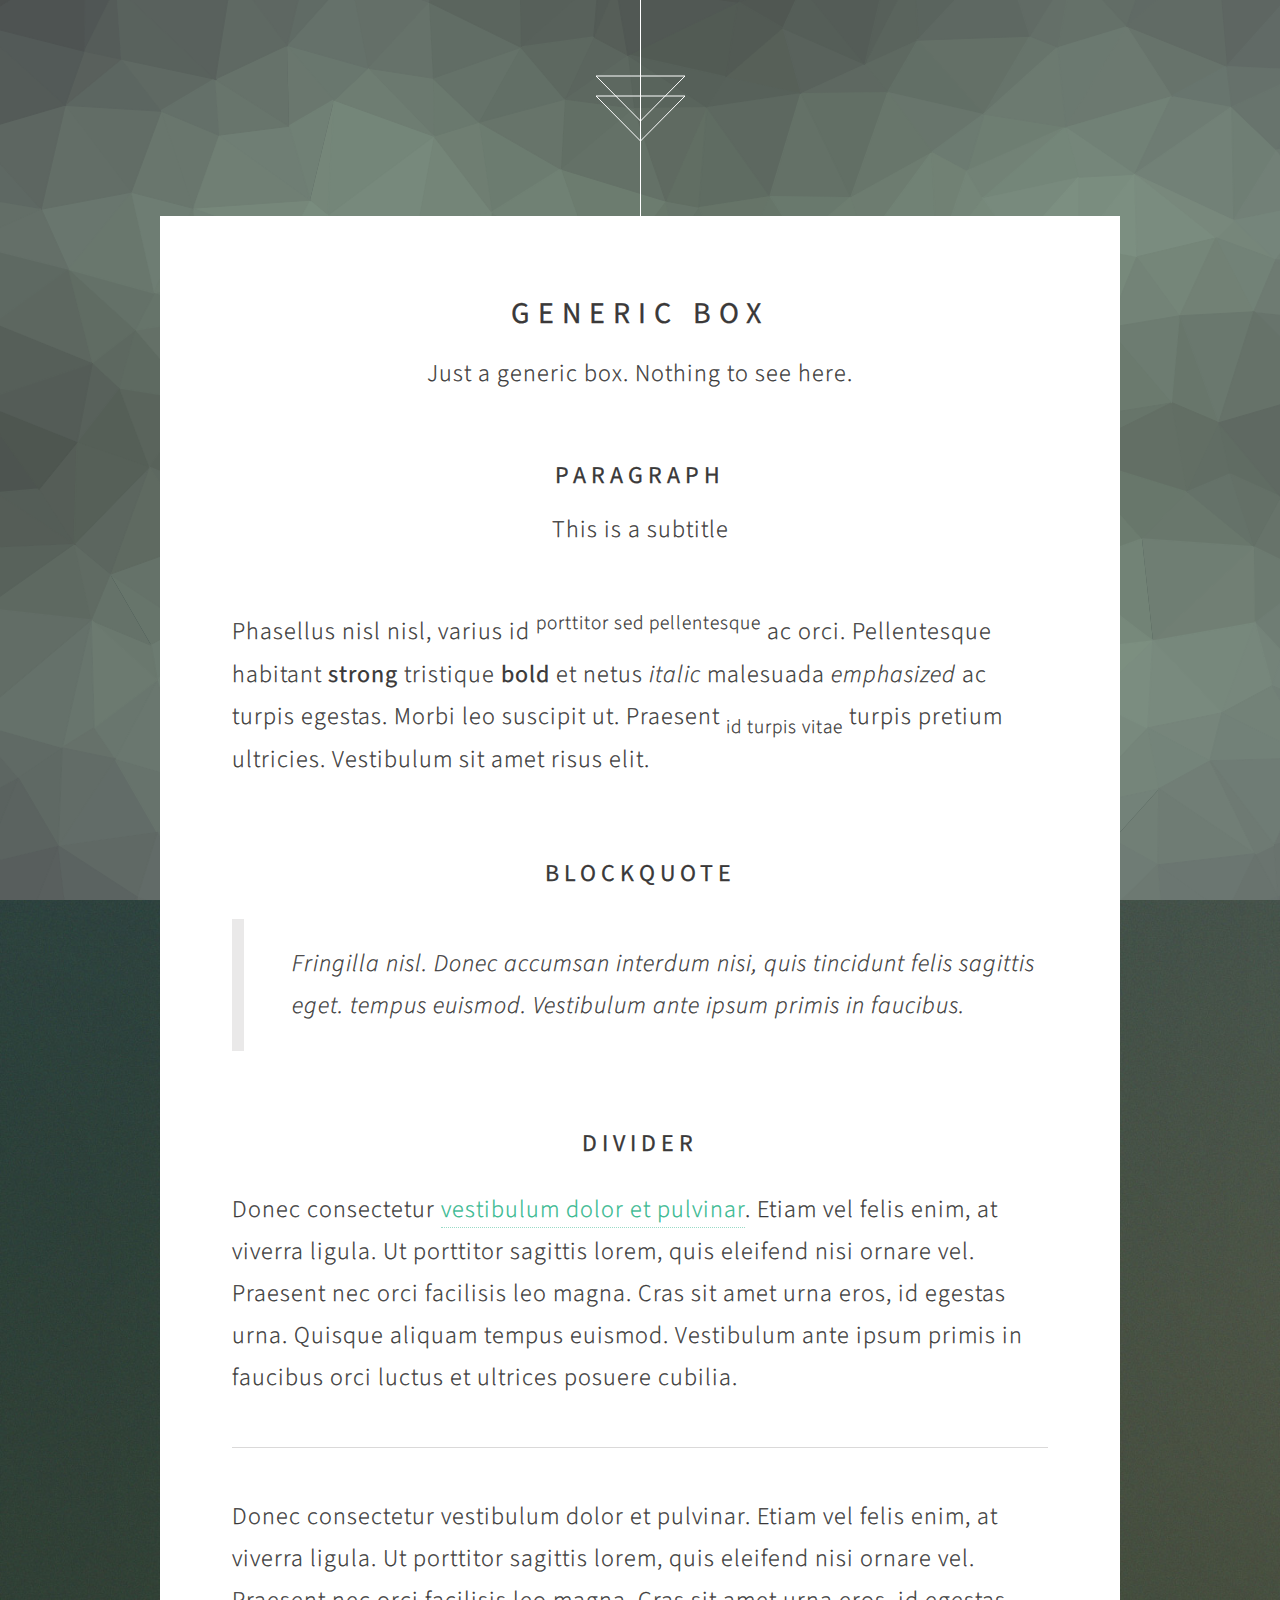
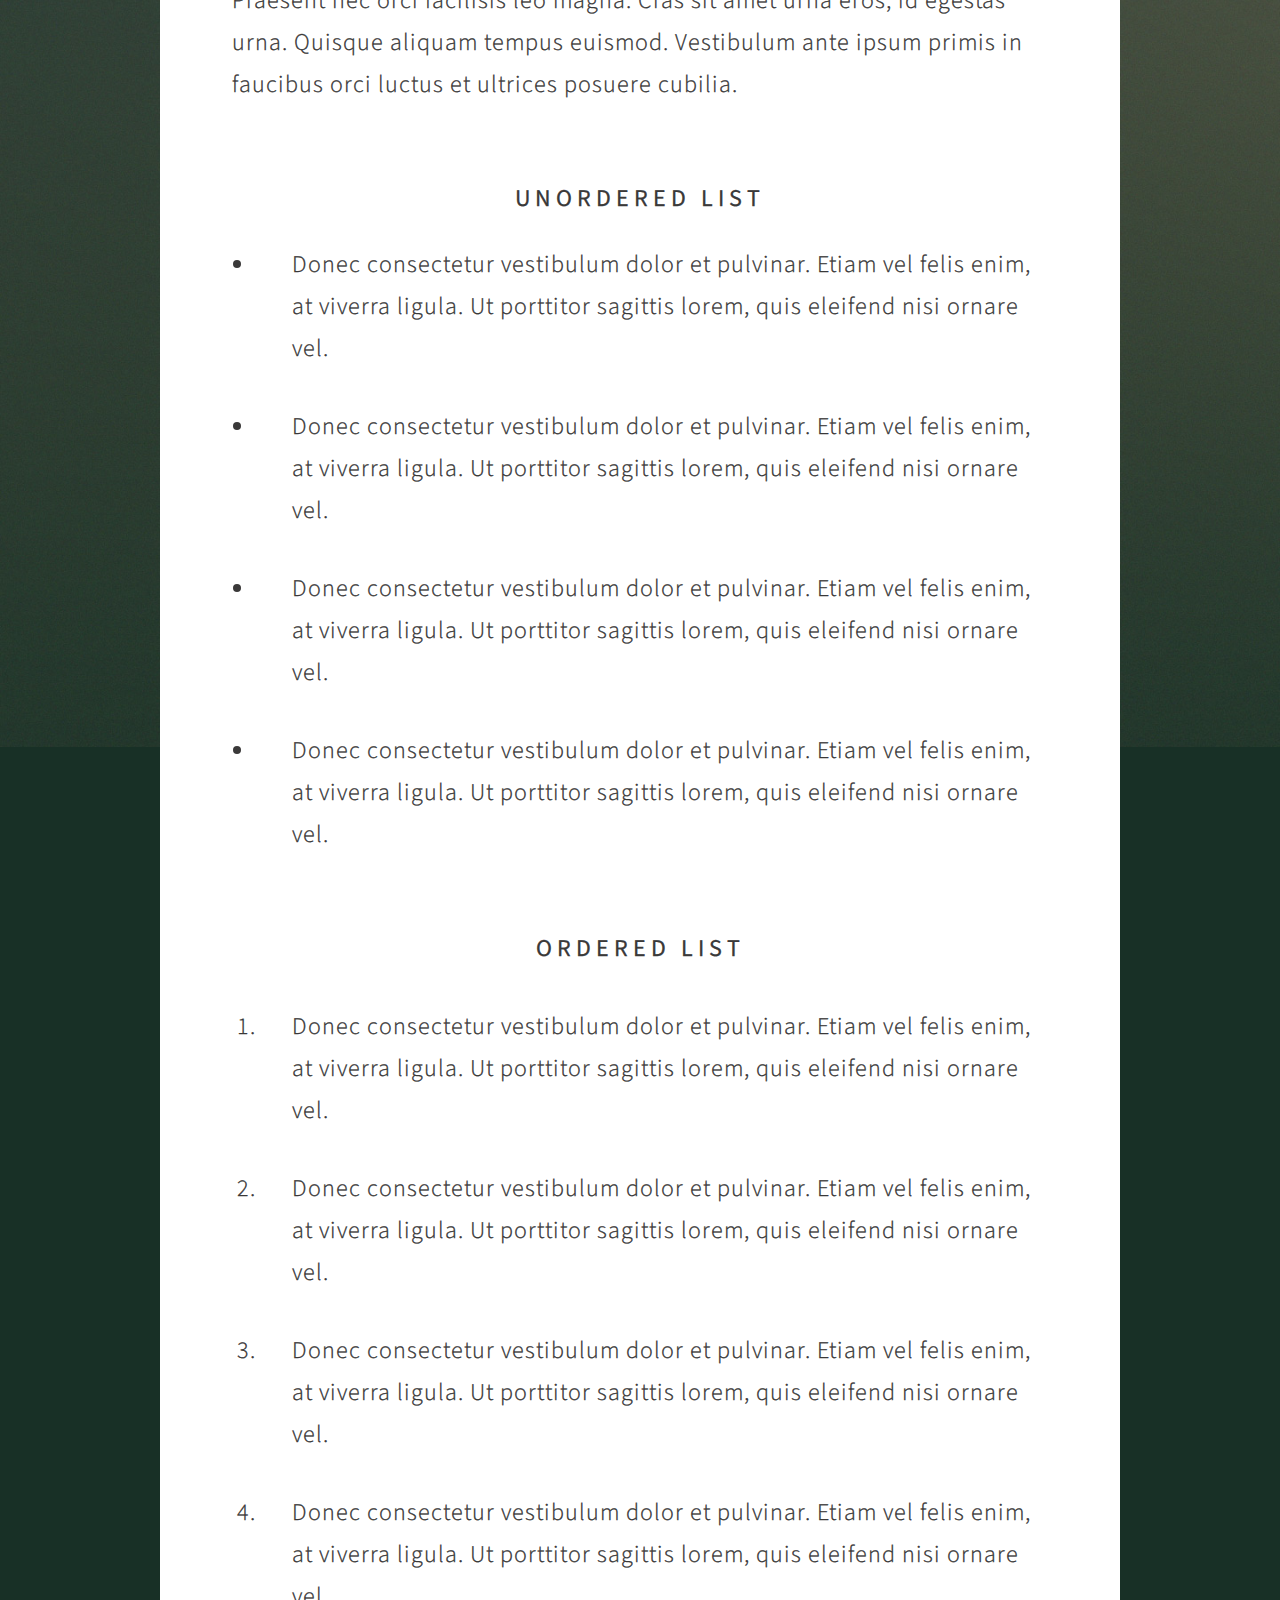
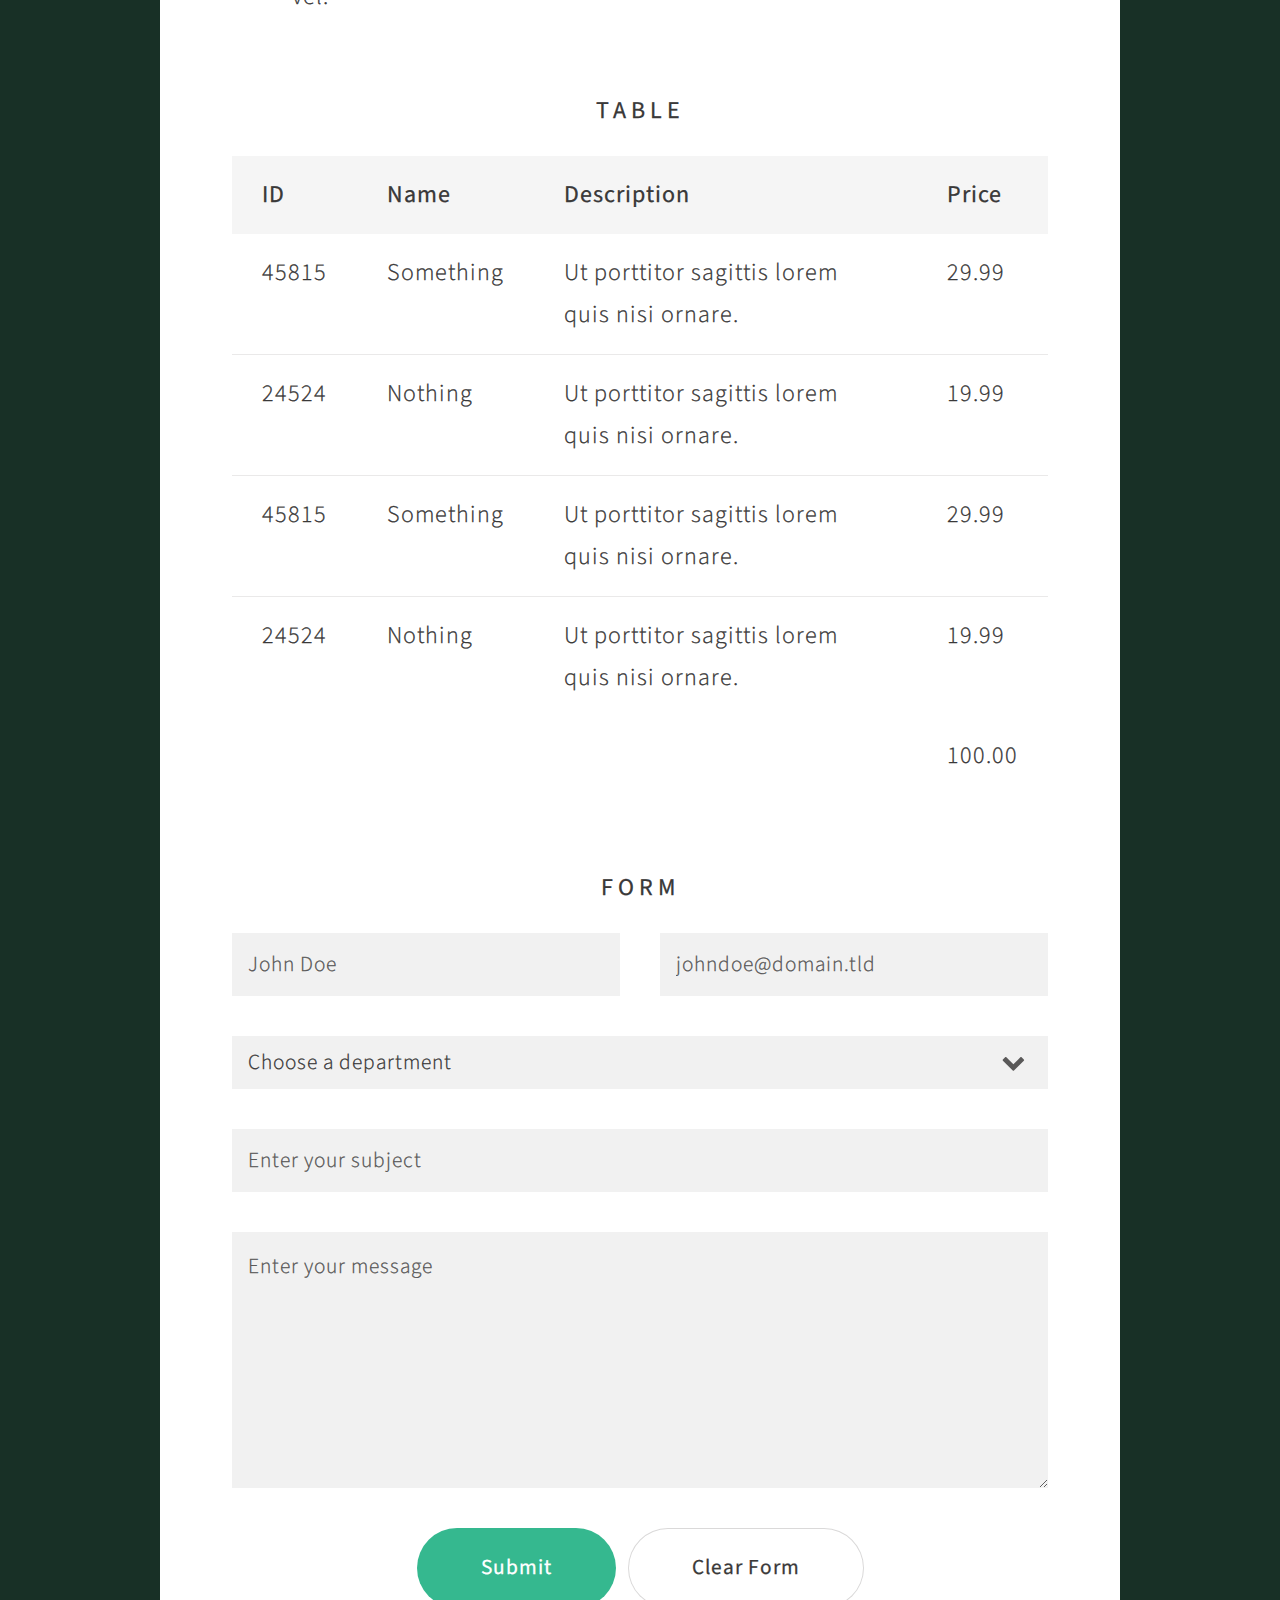
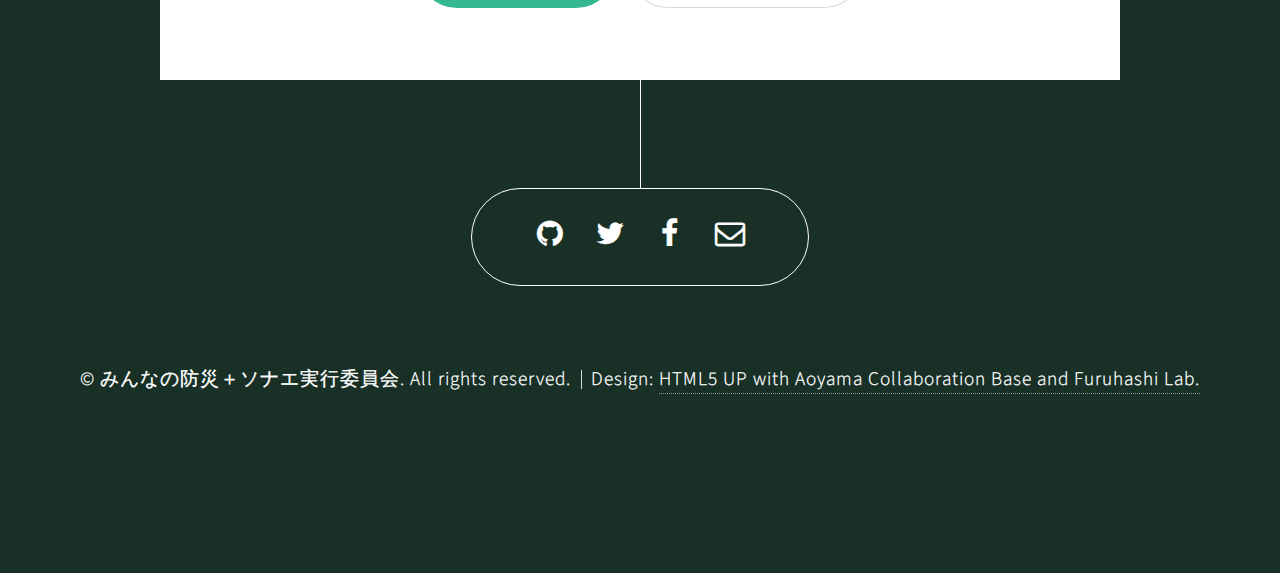
<file: Element/index.html>
<!DOCTYPE html><html lang="en"><head><meta charSet="utf-8"/><meta http-equiv="x-ua-compatible" content="ie=edge"/><meta name="viewport" content="width=device-width, initial-scale=1, shrink-to-fit=no"/><style data-href="/styles.5af68f5217d1923bbd3d.css">@import url(https://fonts.googleapis.com/css?family=Source+Sans+Pro:300,300italic,400,600);
/*!
 *  Font Awesome 4.7.0 by @davegandy - http://fontawesome.io - @fontawesome
 *  License - http://fontawesome.io/license (Font: SIL OFL 1.1, CSS: MIT License)
 */@font-face{font-family:FontAwesome;src:url(/static/fontawesome-webfont-674f50d287a8c48dc19ba404d20fe713.eot);src:url(/static/fontawesome-webfont-674f50d287a8c48dc19ba404d20fe713.eot?#iefix&v=4.7.0) format("embedded-opentype"),url(/static/fontawesome-webfont-af7ae505a9eed503f8b8e6982036873e.woff2) format("woff2"),url(/static/fontawesome-webfont-fee66e712a8a08eef5805a46892932ad.woff) format("woff"),url(/static/fontawesome-webfont-b06871f281fee6b241d60582ae9369b9.ttf) format("truetype"),url(/static/fontawesome-webfont-912ec66d7572ff821749319396470bde.svg#fontawesomeregular) format("svg");font-weight:400;font-style:normal}.fa{display:inline-block;font:normal normal normal 14px/1 FontAwesome;font-size:inherit;text-rendering:auto;-webkit-font-smoothing:antialiased;-moz-osx-font-smoothing:grayscale}.fa-lg{font-size:1.33333333em;line-height:.75em;vertical-align:-15%}.fa-2x{font-size:2em}.fa-3x{font-size:3em}.fa-4x{font-size:4em}.fa-5x{font-size:5em}.fa-fw{width:1.28571429em;text-align:center}.fa-ul{padding-left:0;margin-left:2.14285714em;list-style-type:none}.fa-ul>li{position:relative}.fa-li{position:absolute;left:-2.14285714em;width:2.14285714em;top:.14285714em;text-align:center}.fa-li.fa-lg{left:-1.85714286em}.fa-border{padding:.2em .25em .15em;border:.08em solid #eee;border-radius:.1em}.fa-pull-left{float:left}.fa-pull-right{float:right}.fa.fa-pull-left{margin-right:.3em}.fa.fa-pull-right{margin-left:.3em}.pull-right{float:right}.pull-left{float:left}.fa.pull-left{margin-right:.3em}.fa.pull-right{margin-left:.3em}.fa-spin{animation:fa-spin 2s linear infinite}.fa-pulse{animation:fa-spin 1s steps(8) infinite}@keyframes fa-spin{0%{transform:rotate(0deg)}to{transform:rotate(359deg)}}.fa-rotate-90{-ms-filter:"progid:DXImageTransform.Microsoft.BasicImage(rotation=1)";transform:rotate(90deg)}.fa-rotate-180{-ms-filter:"progid:DXImageTransform.Microsoft.BasicImage(rotation=2)";transform:rotate(180deg)}.fa-rotate-270{-ms-filter:"progid:DXImageTransform.Microsoft.BasicImage(rotation=3)";transform:rotate(270deg)}.fa-flip-horizontal{-ms-filter:"progid:DXImageTransform.Microsoft.BasicImage(rotation=0, mirror=1)";transform:scaleX(-1)}.fa-flip-vertical{-ms-filter:"progid:DXImageTransform.Microsoft.BasicImage(rotation=2, mirror=1)";transform:scaleY(-1)}:root .fa-flip-horizontal,:root .fa-flip-vertical,:root .fa-rotate-90,:root .fa-rotate-180,:root .fa-rotate-270{-webkit-filter:none;filter:none}.fa-stack{position:relative;display:inline-block;width:2em;height:2em;line-height:2em;vertical-align:middle}.fa-stack-1x,.fa-stack-2x{position:absolute;left:0;width:100%;text-align:center}.fa-stack-1x{line-height:inherit}.fa-stack-2x{font-size:2em}.fa-inverse{color:#fff}.fa-glass:before{content:"\F000"}.fa-music:before{content:"\F001"}.fa-search:before{content:"\F002"}.fa-envelope-o:before{content:"\F003"}.fa-heart:before{content:"\F004"}.fa-star:before{content:"\F005"}.fa-star-o:before{content:"\F006"}.fa-user:before{content:"\F007"}.fa-film:before{content:"\F008"}.fa-th-large:before{content:"\F009"}.fa-th:before{content:"\F00A"}.fa-th-list:before{content:"\F00B"}.fa-check:before{content:"\F00C"}.fa-close:before,.fa-remove:before,.fa-times:before{content:"\F00D"}.fa-search-plus:before{content:"\F00E"}.fa-search-minus:before{content:"\F010"}.fa-power-off:before{content:"\F011"}.fa-signal:before{content:"\F012"}.fa-cog:before,.fa-gear:before{content:"\F013"}.fa-trash-o:before{content:"\F014"}.fa-home:before{content:"\F015"}.fa-file-o:before{content:"\F016"}.fa-clock-o:before{content:"\F017"}.fa-road:before{content:"\F018"}.fa-download:before{content:"\F019"}.fa-arrow-circle-o-down:before{content:"\F01A"}.fa-arrow-circle-o-up:before{content:"\F01B"}.fa-inbox:before{content:"\F01C"}.fa-play-circle-o:before{content:"\F01D"}.fa-repeat:before,.fa-rotate-right:before{content:"\F01E"}.fa-refresh:before{content:"\F021"}.fa-list-alt:before{content:"\F022"}.fa-lock:before{content:"\F023"}.fa-flag:before{content:"\F024"}.fa-headphones:before{content:"\F025"}.fa-volume-off:before{content:"\F026"}.fa-volume-down:before{content:"\F027"}.fa-volume-up:before{content:"\F028"}.fa-qrcode:before{content:"\F029"}.fa-barcode:before{content:"\F02A"}.fa-tag:before{content:"\F02B"}.fa-tags:before{content:"\F02C"}.fa-book:before{content:"\F02D"}.fa-bookmark:before{content:"\F02E"}.fa-print:before{content:"\F02F"}.fa-camera:before{content:"\F030"}.fa-font:before{content:"\F031"}.fa-bold:before{content:"\F032"}.fa-italic:before{content:"\F033"}.fa-text-height:before{content:"\F034"}.fa-text-width:before{content:"\F035"}.fa-align-left:before{content:"\F036"}.fa-align-center:before{content:"\F037"}.fa-align-right:before{content:"\F038"}.fa-align-justify:before{content:"\F039"}.fa-list:before{content:"\F03A"}.fa-dedent:before,.fa-outdent:before{content:"\F03B"}.fa-indent:before{content:"\F03C"}.fa-video-camera:before{content:"\F03D"}.fa-image:before,.fa-photo:before,.fa-picture-o:before{content:"\F03E"}.fa-pencil:before{content:"\F040"}.fa-map-marker:before{content:"\F041"}.fa-adjust:before{content:"\F042"}.fa-tint:before{content:"\F043"}.fa-edit:before,.fa-pencil-square-o:before{content:"\F044"}.fa-share-square-o:before{content:"\F045"}.fa-check-square-o:before{content:"\F046"}.fa-arrows:before{content:"\F047"}.fa-step-backward:before{content:"\F048"}.fa-fast-backward:before{content:"\F049"}.fa-backward:before{content:"\F04A"}.fa-play:before{content:"\F04B"}.fa-pause:before{content:"\F04C"}.fa-stop:before{content:"\F04D"}.fa-forward:before{content:"\F04E"}.fa-fast-forward:before{content:"\F050"}.fa-step-forward:before{content:"\F051"}.fa-eject:before{content:"\F052"}.fa-chevron-left:before{content:"\F053"}.fa-chevron-right:before{content:"\F054"}.fa-plus-circle:before{content:"\F055"}.fa-minus-circle:before{content:"\F056"}.fa-times-circle:before{content:"\F057"}.fa-check-circle:before{content:"\F058"}.fa-question-circle:before{content:"\F059"}.fa-info-circle:before{content:"\F05A"}.fa-crosshairs:before{content:"\F05B"}.fa-times-circle-o:before{content:"\F05C"}.fa-check-circle-o:before{content:"\F05D"}.fa-ban:before{content:"\F05E"}.fa-arrow-left:before{content:"\F060"}.fa-arrow-right:before{content:"\F061"}.fa-arrow-up:before{content:"\F062"}.fa-arrow-down:before{content:"\F063"}.fa-mail-forward:before,.fa-share:before{content:"\F064"}.fa-expand:before{content:"\F065"}.fa-compress:before{content:"\F066"}.fa-plus:before{content:"\F067"}.fa-minus:before{content:"\F068"}.fa-asterisk:before{content:"\F069"}.fa-exclamation-circle:before{content:"\F06A"}.fa-gift:before{content:"\F06B"}.fa-leaf:before{content:"\F06C"}.fa-fire:before{content:"\F06D"}.fa-eye:before{content:"\F06E"}.fa-eye-slash:before{content:"\F070"}.fa-exclamation-triangle:before,.fa-warning:before{content:"\F071"}.fa-plane:before{content:"\F072"}.fa-calendar:before{content:"\F073"}.fa-random:before{content:"\F074"}.fa-comment:before{content:"\F075"}.fa-magnet:before{content:"\F076"}.fa-chevron-up:before{content:"\F077"}.fa-chevron-down:before{content:"\F078"}.fa-retweet:before{content:"\F079"}.fa-shopping-cart:before{content:"\F07A"}.fa-folder:before{content:"\F07B"}.fa-folder-open:before{content:"\F07C"}.fa-arrows-v:before{content:"\F07D"}.fa-arrows-h:before{content:"\F07E"}.fa-bar-chart-o:before,.fa-bar-chart:before{content:"\F080"}.fa-twitter-square:before{content:"\F081"}.fa-facebook-square:before{content:"\F082"}.fa-camera-retro:before{content:"\F083"}.fa-key:before{content:"\F084"}.fa-cogs:before,.fa-gears:before{content:"\F085"}.fa-comments:before{content:"\F086"}.fa-thumbs-o-up:before{content:"\F087"}.fa-thumbs-o-down:before{content:"\F088"}.fa-star-half:before{content:"\F089"}.fa-heart-o:before{content:"\F08A"}.fa-sign-out:before{content:"\F08B"}.fa-linkedin-square:before{content:"\F08C"}.fa-thumb-tack:before{content:"\F08D"}.fa-external-link:before{content:"\F08E"}.fa-sign-in:before{content:"\F090"}.fa-trophy:before{content:"\F091"}.fa-github-square:before{content:"\F092"}.fa-upload:before{content:"\F093"}.fa-lemon-o:before{content:"\F094"}.fa-phone:before{content:"\F095"}.fa-square-o:before{content:"\F096"}.fa-bookmark-o:before{content:"\F097"}.fa-phone-square:before{content:"\F098"}.fa-twitter:before{content:"\F099"}.fa-facebook-f:before,.fa-facebook:before{content:"\F09A"}.fa-github:before{content:"\F09B"}.fa-unlock:before{content:"\F09C"}.fa-credit-card:before{content:"\F09D"}.fa-feed:before,.fa-rss:before{content:"\F09E"}.fa-hdd-o:before{content:"\F0A0"}.fa-bullhorn:before{content:"\F0A1"}.fa-bell:before{content:"\F0F3"}.fa-certificate:before{content:"\F0A3"}.fa-hand-o-right:before{content:"\F0A4"}.fa-hand-o-left:before{content:"\F0A5"}.fa-hand-o-up:before{content:"\F0A6"}.fa-hand-o-down:before{content:"\F0A7"}.fa-arrow-circle-left:before{content:"\F0A8"}.fa-arrow-circle-right:before{content:"\F0A9"}.fa-arrow-circle-up:before{content:"\F0AA"}.fa-arrow-circle-down:before{content:"\F0AB"}.fa-globe:before{content:"\F0AC"}.fa-wrench:before{content:"\F0AD"}.fa-tasks:before{content:"\F0AE"}.fa-filter:before{content:"\F0B0"}.fa-briefcase:before{content:"\F0B1"}.fa-arrows-alt:before{content:"\F0B2"}.fa-group:before,.fa-users:before{content:"\F0C0"}.fa-chain:before,.fa-link:before{content:"\F0C1"}.fa-cloud:before{content:"\F0C2"}.fa-flask:before{content:"\F0C3"}.fa-cut:before,.fa-scissors:before{content:"\F0C4"}.fa-copy:before,.fa-files-o:before{content:"\F0C5"}.fa-paperclip:before{content:"\F0C6"}.fa-floppy-o:before,.fa-save:before{content:"\F0C7"}.fa-square:before{content:"\F0C8"}.fa-bars:before,.fa-navicon:before,.fa-reorder:before{content:"\F0C9"}.fa-list-ul:before{content:"\F0CA"}.fa-list-ol:before{content:"\F0CB"}.fa-strikethrough:before{content:"\F0CC"}.fa-underline:before{content:"\F0CD"}.fa-table:before{content:"\F0CE"}.fa-magic:before{content:"\F0D0"}.fa-truck:before{content:"\F0D1"}.fa-pinterest:before{content:"\F0D2"}.fa-pinterest-square:before{content:"\F0D3"}.fa-google-plus-square:before{content:"\F0D4"}.fa-google-plus:before{content:"\F0D5"}.fa-money:before{content:"\F0D6"}.fa-caret-down:before{content:"\F0D7"}.fa-caret-up:before{content:"\F0D8"}.fa-caret-left:before{content:"\F0D9"}.fa-caret-right:before{content:"\F0DA"}.fa-columns:before{content:"\F0DB"}.fa-sort:before,.fa-unsorted:before{content:"\F0DC"}.fa-sort-desc:before,.fa-sort-down:before{content:"\F0DD"}.fa-sort-asc:before,.fa-sort-up:before{content:"\F0DE"}.fa-envelope:before{content:"\F0E0"}.fa-linkedin:before{content:"\F0E1"}.fa-rotate-left:before,.fa-undo:before{content:"\F0E2"}.fa-gavel:before,.fa-legal:before{content:"\F0E3"}.fa-dashboard:before,.fa-tachometer:before{content:"\F0E4"}.fa-comment-o:before{content:"\F0E5"}.fa-comments-o:before{content:"\F0E6"}.fa-bolt:before,.fa-flash:before{content:"\F0E7"}.fa-sitemap:before{content:"\F0E8"}.fa-umbrella:before{content:"\F0E9"}.fa-clipboard:before,.fa-paste:before{content:"\F0EA"}.fa-lightbulb-o:before{content:"\F0EB"}.fa-exchange:before{content:"\F0EC"}.fa-cloud-download:before{content:"\F0ED"}.fa-cloud-upload:before{content:"\F0EE"}.fa-user-md:before{content:"\F0F0"}.fa-stethoscope:before{content:"\F0F1"}.fa-suitcase:before{content:"\F0F2"}.fa-bell-o:before{content:"\F0A2"}.fa-coffee:before{content:"\F0F4"}.fa-cutlery:before{content:"\F0F5"}.fa-file-text-o:before{content:"\F0F6"}.fa-building-o:before{content:"\F0F7"}.fa-hospital-o:before{content:"\F0F8"}.fa-ambulance:before{content:"\F0F9"}.fa-medkit:before{content:"\F0FA"}.fa-fighter-jet:before{content:"\F0FB"}.fa-beer:before{content:"\F0FC"}.fa-h-square:before{content:"\F0FD"}.fa-plus-square:before{content:"\F0FE"}.fa-angle-double-left:before{content:"\F100"}.fa-angle-double-right:before{content:"\F101"}.fa-angle-double-up:before{content:"\F102"}.fa-angle-double-down:before{content:"\F103"}.fa-angle-left:before{content:"\F104"}.fa-angle-right:before{content:"\F105"}.fa-angle-up:before{content:"\F106"}.fa-angle-down:before{content:"\F107"}.fa-desktop:before{content:"\F108"}.fa-laptop:before{content:"\F109"}.fa-tablet:before{content:"\F10A"}.fa-mobile-phone:before,.fa-mobile:before{content:"\F10B"}.fa-circle-o:before{content:"\F10C"}.fa-quote-left:before{content:"\F10D"}.fa-quote-right:before{content:"\F10E"}.fa-spinner:before{content:"\F110"}.fa-circle:before{content:"\F111"}.fa-mail-reply:before,.fa-reply:before{content:"\F112"}.fa-github-alt:before{content:"\F113"}.fa-folder-o:before{content:"\F114"}.fa-folder-open-o:before{content:"\F115"}.fa-smile-o:before{content:"\F118"}.fa-frown-o:before{content:"\F119"}.fa-meh-o:before{content:"\F11A"}.fa-gamepad:before{content:"\F11B"}.fa-keyboard-o:before{content:"\F11C"}.fa-flag-o:before{content:"\F11D"}.fa-flag-checkered:before{content:"\F11E"}.fa-terminal:before{content:"\F120"}.fa-code:before{content:"\F121"}.fa-mail-reply-all:before,.fa-reply-all:before{content:"\F122"}.fa-star-half-empty:before,.fa-star-half-full:before,.fa-star-half-o:before{content:"\F123"}.fa-location-arrow:before{content:"\F124"}.fa-crop:before{content:"\F125"}.fa-code-fork:before{content:"\F126"}.fa-chain-broken:before,.fa-unlink:before{content:"\F127"}.fa-question:before{content:"\F128"}.fa-info:before{content:"\F129"}.fa-exclamation:before{content:"\F12A"}.fa-superscript:before{content:"\F12B"}.fa-subscript:before{content:"\F12C"}.fa-eraser:before{content:"\F12D"}.fa-puzzle-piece:before{content:"\F12E"}.fa-microphone:before{content:"\F130"}.fa-microphone-slash:before{content:"\F131"}.fa-shield:before{content:"\F132"}.fa-calendar-o:before{content:"\F133"}.fa-fire-extinguisher:before{content:"\F134"}.fa-rocket:before{content:"\F135"}.fa-maxcdn:before{content:"\F136"}.fa-chevron-circle-left:before{content:"\F137"}.fa-chevron-circle-right:before{content:"\F138"}.fa-chevron-circle-up:before{content:"\F139"}.fa-chevron-circle-down:before{content:"\F13A"}.fa-html5:before{content:"\F13B"}.fa-css3:before{content:"\F13C"}.fa-anchor:before{content:"\F13D"}.fa-unlock-alt:before{content:"\F13E"}.fa-bullseye:before{content:"\F140"}.fa-ellipsis-h:before{content:"\F141"}.fa-ellipsis-v:before{content:"\F142"}.fa-rss-square:before{content:"\F143"}.fa-play-circle:before{content:"\F144"}.fa-ticket:before{content:"\F145"}.fa-minus-square:before{content:"\F146"}.fa-minus-square-o:before{content:"\F147"}.fa-level-up:before{content:"\F148"}.fa-level-down:before{content:"\F149"}.fa-check-square:before{content:"\F14A"}.fa-pencil-square:before{content:"\F14B"}.fa-external-link-square:before{content:"\F14C"}.fa-share-square:before{content:"\F14D"}.fa-compass:before{content:"\F14E"}.fa-caret-square-o-down:before,.fa-toggle-down:before{content:"\F150"}.fa-caret-square-o-up:before,.fa-toggle-up:before{content:"\F151"}.fa-caret-square-o-right:before,.fa-toggle-right:before{content:"\F152"}.fa-eur:before,.fa-euro:before{content:"\F153"}.fa-gbp:before{content:"\F154"}.fa-dollar:before,.fa-usd:before{content:"\F155"}.fa-inr:before,.fa-rupee:before{content:"\F156"}.fa-cny:before,.fa-jpy:before,.fa-rmb:before,.fa-yen:before{content:"\F157"}.fa-rouble:before,.fa-rub:before,.fa-ruble:before{content:"\F158"}.fa-krw:before,.fa-won:before{content:"\F159"}.fa-bitcoin:before,.fa-btc:before{content:"\F15A"}.fa-file:before{content:"\F15B"}.fa-file-text:before{content:"\F15C"}.fa-sort-alpha-asc:before{content:"\F15D"}.fa-sort-alpha-desc:before{content:"\F15E"}.fa-sort-amount-asc:before{content:"\F160"}.fa-sort-amount-desc:before{content:"\F161"}.fa-sort-numeric-asc:before{content:"\F162"}.fa-sort-numeric-desc:before{content:"\F163"}.fa-thumbs-up:before{content:"\F164"}.fa-thumbs-down:before{content:"\F165"}.fa-youtube-square:before{content:"\F166"}.fa-youtube:before{content:"\F167"}.fa-xing:before{content:"\F168"}.fa-xing-square:before{content:"\F169"}.fa-youtube-play:before{content:"\F16A"}.fa-dropbox:before{content:"\F16B"}.fa-stack-overflow:before{content:"\F16C"}.fa-instagram:before{content:"\F16D"}.fa-flickr:before{content:"\F16E"}.fa-adn:before{content:"\F170"}.fa-bitbucket:before{content:"\F171"}.fa-bitbucket-square:before{content:"\F172"}.fa-tumblr:before{content:"\F173"}.fa-tumblr-square:before{content:"\F174"}.fa-long-arrow-down:before{content:"\F175"}.fa-long-arrow-up:before{content:"\F176"}.fa-long-arrow-left:before{content:"\F177"}.fa-long-arrow-right:before{content:"\F178"}.fa-apple:before{content:"\F179"}.fa-windows:before{content:"\F17A"}.fa-android:before{content:"\F17B"}.fa-linux:before{content:"\F17C"}.fa-dribbble:before{content:"\F17D"}.fa-skype:before{content:"\F17E"}.fa-foursquare:before{content:"\F180"}.fa-trello:before{content:"\F181"}.fa-female:before{content:"\F182"}.fa-male:before{content:"\F183"}.fa-gittip:before,.fa-gratipay:before{content:"\F184"}.fa-sun-o:before{content:"\F185"}.fa-moon-o:before{content:"\F186"}.fa-archive:before{content:"\F187"}.fa-bug:before{content:"\F188"}.fa-vk:before{content:"\F189"}.fa-weibo:before{content:"\F18A"}.fa-renren:before{content:"\F18B"}.fa-pagelines:before{content:"\F18C"}.fa-stack-exchange:before{content:"\F18D"}.fa-arrow-circle-o-right:before{content:"\F18E"}.fa-arrow-circle-o-left:before{content:"\F190"}.fa-caret-square-o-left:before,.fa-toggle-left:before{content:"\F191"}.fa-dot-circle-o:before{content:"\F192"}.fa-wheelchair:before{content:"\F193"}.fa-vimeo-square:before{content:"\F194"}.fa-try:before,.fa-turkish-lira:before{content:"\F195"}.fa-plus-square-o:before{content:"\F196"}.fa-space-shuttle:before{content:"\F197"}.fa-slack:before{content:"\F198"}.fa-envelope-square:before{content:"\F199"}.fa-wordpress:before{content:"\F19A"}.fa-openid:before{content:"\F19B"}.fa-bank:before,.fa-institution:before,.fa-university:before{content:"\F19C"}.fa-graduation-cap:before,.fa-mortar-board:before{content:"\F19D"}.fa-yahoo:before{content:"\F19E"}.fa-google:before{content:"\F1A0"}.fa-reddit:before{content:"\F1A1"}.fa-reddit-square:before{content:"\F1A2"}.fa-stumbleupon-circle:before{content:"\F1A3"}.fa-stumbleupon:before{content:"\F1A4"}.fa-delicious:before{content:"\F1A5"}.fa-digg:before{content:"\F1A6"}.fa-pied-piper-pp:before{content:"\F1A7"}.fa-pied-piper-alt:before{content:"\F1A8"}.fa-drupal:before{content:"\F1A9"}.fa-joomla:before{content:"\F1AA"}.fa-language:before{content:"\F1AB"}.fa-fax:before{content:"\F1AC"}.fa-building:before{content:"\F1AD"}.fa-child:before{content:"\F1AE"}.fa-paw:before{content:"\F1B0"}.fa-spoon:before{content:"\F1B1"}.fa-cube:before{content:"\F1B2"}.fa-cubes:before{content:"\F1B3"}.fa-behance:before{content:"\F1B4"}.fa-behance-square:before{content:"\F1B5"}.fa-steam:before{content:"\F1B6"}.fa-steam-square:before{content:"\F1B7"}.fa-recycle:before{content:"\F1B8"}.fa-automobile:before,.fa-car:before{content:"\F1B9"}.fa-cab:before,.fa-taxi:before{content:"\F1BA"}.fa-tree:before{content:"\F1BB"}.fa-spotify:before{content:"\F1BC"}.fa-deviantart:before{content:"\F1BD"}.fa-soundcloud:before{content:"\F1BE"}.fa-database:before{content:"\F1C0"}.fa-file-pdf-o:before{content:"\F1C1"}.fa-file-word-o:before{content:"\F1C2"}.fa-file-excel-o:before{content:"\F1C3"}.fa-file-powerpoint-o:before{content:"\F1C4"}.fa-file-image-o:before,.fa-file-photo-o:before,.fa-file-picture-o:before{content:"\F1C5"}.fa-file-archive-o:before,.fa-file-zip-o:before{content:"\F1C6"}.fa-file-audio-o:before,.fa-file-sound-o:before{content:"\F1C7"}.fa-file-movie-o:before,.fa-file-video-o:before{content:"\F1C8"}.fa-file-code-o:before{content:"\F1C9"}.fa-vine:before{content:"\F1CA"}.fa-codepen:before{content:"\F1CB"}.fa-jsfiddle:before{content:"\F1CC"}.fa-life-bouy:before,.fa-life-buoy:before,.fa-life-ring:before,.fa-life-saver:before,.fa-support:before{content:"\F1CD"}.fa-circle-o-notch:before{content:"\F1CE"}.fa-ra:before,.fa-rebel:before,.fa-resistance:before{content:"\F1D0"}.fa-empire:before,.fa-ge:before{content:"\F1D1"}.fa-git-square:before{content:"\F1D2"}.fa-git:before{content:"\F1D3"}.fa-hacker-news:before,.fa-y-combinator-square:before,.fa-yc-square:before{content:"\F1D4"}.fa-tencent-weibo:before{content:"\F1D5"}.fa-qq:before{content:"\F1D6"}.fa-wechat:before,.fa-weixin:before{content:"\F1D7"}.fa-paper-plane:before,.fa-send:before{content:"\F1D8"}.fa-paper-plane-o:before,.fa-send-o:before{content:"\F1D9"}.fa-history:before{content:"\F1DA"}.fa-circle-thin:before{content:"\F1DB"}.fa-header:before{content:"\F1DC"}.fa-paragraph:before{content:"\F1DD"}.fa-sliders:before{content:"\F1DE"}.fa-share-alt:before{content:"\F1E0"}.fa-share-alt-square:before{content:"\F1E1"}.fa-bomb:before{content:"\F1E2"}.fa-futbol-o:before,.fa-soccer-ball-o:before{content:"\F1E3"}.fa-tty:before{content:"\F1E4"}.fa-binoculars:before{content:"\F1E5"}.fa-plug:before{content:"\F1E6"}.fa-slideshare:before{content:"\F1E7"}.fa-twitch:before{content:"\F1E8"}.fa-yelp:before{content:"\F1E9"}.fa-newspaper-o:before{content:"\F1EA"}.fa-wifi:before{content:"\F1EB"}.fa-calculator:before{content:"\F1EC"}.fa-paypal:before{content:"\F1ED"}.fa-google-wallet:before{content:"\F1EE"}.fa-cc-visa:before{content:"\F1F0"}.fa-cc-mastercard:before{content:"\F1F1"}.fa-cc-discover:before{content:"\F1F2"}.fa-cc-amex:before{content:"\F1F3"}.fa-cc-paypal:before{content:"\F1F4"}.fa-cc-stripe:before{content:"\F1F5"}.fa-bell-slash:before{content:"\F1F6"}.fa-bell-slash-o:before{content:"\F1F7"}.fa-trash:before{content:"\F1F8"}.fa-copyright:before{content:"\F1F9"}.fa-at:before{content:"\F1FA"}.fa-eyedropper:before{content:"\F1FB"}.fa-paint-brush:before{content:"\F1FC"}.fa-birthday-cake:before{content:"\F1FD"}.fa-area-chart:before{content:"\F1FE"}.fa-pie-chart:before{content:"\F200"}.fa-line-chart:before{content:"\F201"}.fa-lastfm:before{content:"\F202"}.fa-lastfm-square:before{content:"\F203"}.fa-toggle-off:before{content:"\F204"}.fa-toggle-on:before{content:"\F205"}.fa-bicycle:before{content:"\F206"}.fa-bus:before{content:"\F207"}.fa-ioxhost:before{content:"\F208"}.fa-angellist:before{content:"\F209"}.fa-cc:before{content:"\F20A"}.fa-ils:before,.fa-shekel:before,.fa-sheqel:before{content:"\F20B"}.fa-meanpath:before{content:"\F20C"}.fa-buysellads:before{content:"\F20D"}.fa-connectdevelop:before{content:"\F20E"}.fa-dashcube:before{content:"\F210"}.fa-forumbee:before{content:"\F211"}.fa-leanpub:before{content:"\F212"}.fa-sellsy:before{content:"\F213"}.fa-shirtsinbulk:before{content:"\F214"}.fa-simplybuilt:before{content:"\F215"}.fa-skyatlas:before{content:"\F216"}.fa-cart-plus:before{content:"\F217"}.fa-cart-arrow-down:before{content:"\F218"}.fa-diamond:before{content:"\F219"}.fa-ship:before{content:"\F21A"}.fa-user-secret:before{content:"\F21B"}.fa-motorcycle:before{content:"\F21C"}.fa-street-view:before{content:"\F21D"}.fa-heartbeat:before{content:"\F21E"}.fa-venus:before{content:"\F221"}.fa-mars:before{content:"\F222"}.fa-mercury:before{content:"\F223"}.fa-intersex:before,.fa-transgender:before{content:"\F224"}.fa-transgender-alt:before{content:"\F225"}.fa-venus-double:before{content:"\F226"}.fa-mars-double:before{content:"\F227"}.fa-venus-mars:before{content:"\F228"}.fa-mars-stroke:before{content:"\F229"}.fa-mars-stroke-v:before{content:"\F22A"}.fa-mars-stroke-h:before{content:"\F22B"}.fa-neuter:before{content:"\F22C"}.fa-genderless:before{content:"\F22D"}.fa-facebook-official:before{content:"\F230"}.fa-pinterest-p:before{content:"\F231"}.fa-whatsapp:before{content:"\F232"}.fa-server:before{content:"\F233"}.fa-user-plus:before{content:"\F234"}.fa-user-times:before{content:"\F235"}.fa-bed:before,.fa-hotel:before{content:"\F236"}.fa-viacoin:before{content:"\F237"}.fa-train:before{content:"\F238"}.fa-subway:before{content:"\F239"}.fa-medium:before{content:"\F23A"}.fa-y-combinator:before,.fa-yc:before{content:"\F23B"}.fa-optin-monster:before{content:"\F23C"}.fa-opencart:before{content:"\F23D"}.fa-expeditedssl:before{content:"\F23E"}.fa-battery-4:before,.fa-battery-full:before,.fa-battery:before{content:"\F240"}.fa-battery-3:before,.fa-battery-three-quarters:before{content:"\F241"}.fa-battery-2:before,.fa-battery-half:before{content:"\F242"}.fa-battery-1:before,.fa-battery-quarter:before{content:"\F243"}.fa-battery-0:before,.fa-battery-empty:before{content:"\F244"}.fa-mouse-pointer:before{content:"\F245"}.fa-i-cursor:before{content:"\F246"}.fa-object-group:before{content:"\F247"}.fa-object-ungroup:before{content:"\F248"}.fa-sticky-note:before{content:"\F249"}.fa-sticky-note-o:before{content:"\F24A"}.fa-cc-jcb:before{content:"\F24B"}.fa-cc-diners-club:before{content:"\F24C"}.fa-clone:before{content:"\F24D"}.fa-balance-scale:before{content:"\F24E"}.fa-hourglass-o:before{content:"\F250"}.fa-hourglass-1:before,.fa-hourglass-start:before{content:"\F251"}.fa-hourglass-2:before,.fa-hourglass-half:before{content:"\F252"}.fa-hourglass-3:before,.fa-hourglass-end:before{content:"\F253"}.fa-hourglass:before{content:"\F254"}.fa-hand-grab-o:before,.fa-hand-rock-o:before{content:"\F255"}.fa-hand-paper-o:before,.fa-hand-stop-o:before{content:"\F256"}.fa-hand-scissors-o:before{content:"\F257"}.fa-hand-lizard-o:before{content:"\F258"}.fa-hand-spock-o:before{content:"\F259"}.fa-hand-pointer-o:before{content:"\F25A"}.fa-hand-peace-o:before{content:"\F25B"}.fa-trademark:before{content:"\F25C"}.fa-registered:before{content:"\F25D"}.fa-creative-commons:before{content:"\F25E"}.fa-gg:before{content:"\F260"}.fa-gg-circle:before{content:"\F261"}.fa-tripadvisor:before{content:"\F262"}.fa-odnoklassniki:before{content:"\F263"}.fa-odnoklassniki-square:before{content:"\F264"}.fa-get-pocket:before{content:"\F265"}.fa-wikipedia-w:before{content:"\F266"}.fa-safari:before{content:"\F267"}.fa-chrome:before{content:"\F268"}.fa-firefox:before{content:"\F269"}.fa-opera:before{content:"\F26A"}.fa-internet-explorer:before{content:"\F26B"}.fa-television:before,.fa-tv:before{content:"\F26C"}.fa-contao:before{content:"\F26D"}.fa-500px:before{content:"\F26E"}.fa-amazon:before{content:"\F270"}.fa-calendar-plus-o:before{content:"\F271"}.fa-calendar-minus-o:before{content:"\F272"}.fa-calendar-times-o:before{content:"\F273"}.fa-calendar-check-o:before{content:"\F274"}.fa-industry:before{content:"\F275"}.fa-map-pin:before{content:"\F276"}.fa-map-signs:before{content:"\F277"}.fa-map-o:before{content:"\F278"}.fa-map:before{content:"\F279"}.fa-commenting:before{content:"\F27A"}.fa-commenting-o:before{content:"\F27B"}.fa-houzz:before{content:"\F27C"}.fa-vimeo:before{content:"\F27D"}.fa-black-tie:before{content:"\F27E"}.fa-fonticons:before{content:"\F280"}.fa-reddit-alien:before{content:"\F281"}.fa-edge:before{content:"\F282"}.fa-credit-card-alt:before{content:"\F283"}.fa-codiepie:before{content:"\F284"}.fa-modx:before{content:"\F285"}.fa-fort-awesome:before{content:"\F286"}.fa-usb:before{content:"\F287"}.fa-product-hunt:before{content:"\F288"}.fa-mixcloud:before{content:"\F289"}.fa-scribd:before{content:"\F28A"}.fa-pause-circle:before{content:"\F28B"}.fa-pause-circle-o:before{content:"\F28C"}.fa-stop-circle:before{content:"\F28D"}.fa-stop-circle-o:before{content:"\F28E"}.fa-shopping-bag:before{content:"\F290"}.fa-shopping-basket:before{content:"\F291"}.fa-hashtag:before{content:"\F292"}.fa-bluetooth:before{content:"\F293"}.fa-bluetooth-b:before{content:"\F294"}.fa-percent:before{content:"\F295"}.fa-gitlab:before{content:"\F296"}.fa-wpbeginner:before{content:"\F297"}.fa-wpforms:before{content:"\F298"}.fa-envira:before{content:"\F299"}.fa-universal-access:before{content:"\F29A"}.fa-wheelchair-alt:before{content:"\F29B"}.fa-question-circle-o:before{content:"\F29C"}.fa-blind:before{content:"\F29D"}.fa-audio-description:before{content:"\F29E"}.fa-volume-control-phone:before{content:"\F2A0"}.fa-braille:before{content:"\F2A1"}.fa-assistive-listening-systems:before{content:"\F2A2"}.fa-american-sign-language-interpreting:before,.fa-asl-interpreting:before{content:"\F2A3"}.fa-deaf:before,.fa-deafness:before,.fa-hard-of-hearing:before{content:"\F2A4"}.fa-glide:before{content:"\F2A5"}.fa-glide-g:before{content:"\F2A6"}.fa-sign-language:before,.fa-signing:before{content:"\F2A7"}.fa-low-vision:before{content:"\F2A8"}.fa-viadeo:before{content:"\F2A9"}.fa-viadeo-square:before{content:"\F2AA"}.fa-snapchat:before{content:"\F2AB"}.fa-snapchat-ghost:before{content:"\F2AC"}.fa-snapchat-square:before{content:"\F2AD"}.fa-pied-piper:before{content:"\F2AE"}.fa-first-order:before{content:"\F2B0"}.fa-yoast:before{content:"\F2B1"}.fa-themeisle:before{content:"\F2B2"}.fa-google-plus-circle:before,.fa-google-plus-official:before{content:"\F2B3"}.fa-fa:before,.fa-font-awesome:before{content:"\F2B4"}.fa-handshake-o:before{content:"\F2B5"}.fa-envelope-open:before{content:"\F2B6"}.fa-envelope-open-o:before{content:"\F2B7"}.fa-linode:before{content:"\F2B8"}.fa-address-book:before{content:"\F2B9"}.fa-address-book-o:before{content:"\F2BA"}.fa-address-card:before,.fa-vcard:before{content:"\F2BB"}.fa-address-card-o:before,.fa-vcard-o:before{content:"\F2BC"}.fa-user-circle:before{content:"\F2BD"}.fa-user-circle-o:before{content:"\F2BE"}.fa-user-o:before{content:"\F2C0"}.fa-id-badge:before{content:"\F2C1"}.fa-drivers-license:before,.fa-id-card:before{content:"\F2C2"}.fa-drivers-license-o:before,.fa-id-card-o:before{content:"\F2C3"}.fa-quora:before{content:"\F2C4"}.fa-free-code-camp:before{content:"\F2C5"}.fa-telegram:before{content:"\F2C6"}.fa-thermometer-4:before,.fa-thermometer-full:before,.fa-thermometer:before{content:"\F2C7"}.fa-thermometer-3:before,.fa-thermometer-three-quarters:before{content:"\F2C8"}.fa-thermometer-2:before,.fa-thermometer-half:before{content:"\F2C9"}.fa-thermometer-1:before,.fa-thermometer-quarter:before{content:"\F2CA"}.fa-thermometer-0:before,.fa-thermometer-empty:before{content:"\F2CB"}.fa-shower:before{content:"\F2CC"}.fa-bath:before,.fa-bathtub:before,.fa-s15:before{content:"\F2CD"}.fa-podcast:before{content:"\F2CE"}.fa-window-maximize:before{content:"\F2D0"}.fa-window-minimize:before{content:"\F2D1"}.fa-window-restore:before{content:"\F2D2"}.fa-times-rectangle:before,.fa-window-close:before{content:"\F2D3"}.fa-times-rectangle-o:before,.fa-window-close-o:before{content:"\F2D4"}.fa-bandcamp:before{content:"\F2D5"}.fa-grav:before{content:"\F2D6"}.fa-etsy:before{content:"\F2D7"}.fa-imdb:before{content:"\F2D8"}.fa-ravelry:before{content:"\F2D9"}.fa-eercast:before{content:"\F2DA"}.fa-microchip:before{content:"\F2DB"}.fa-snowflake-o:before{content:"\F2DC"}.fa-superpowers:before{content:"\F2DD"}.fa-wpexplorer:before{content:"\F2DE"}.fa-meetup:before{content:"\F2E0"}.sr-only{position:absolute;width:1px;height:1px;padding:0;margin:-1px;overflow:hidden;clip:rect(0,0,0,0);border:0}.sr-only-focusable:active,.sr-only-focusable:focus{position:static;width:auto;height:auto;margin:0;overflow:visible;clip:auto}a,abbr,acronym,address,applet,article,aside,audio,b,big,blockquote,body,canvas,caption,center,cite,code,dd,del,details,dfn,div,dl,dt,em,embed,fieldset,figcaption,figure,footer,form,h1,h2,h3,h4,h5,h6,header,hgroup,html,i,iframe,img,ins,kbd,label,legend,li,mark,menu,nav,object,ol,output,p,pre,q,ruby,s,samp,section,small,span,strike,strong,sub,summary,sup,table,tbody,td,tfoot,th,thead,time,tr,tt,u,ul,var,video{margin:0;padding:0;border:0;font-size:100%;font:inherit;vertical-align:baseline}article,aside,details,figcaption,figure,footer,header,hgroup,menu,nav,section{display:block}body{line-height:1}ol,ul{list-style:none}blockquote,q{quotes:none}blockquote:after,blockquote:before,q:after,q:before{content:"";content:none}table{border-collapse:collapse;border-spacing:0}body{-webkit-text-size-adjust:none}mark{background-color:transparent;color:inherit}input::-moz-focus-inner{border:0;padding:0}input,select,textarea{-moz-appearance:none;-webkit-appearance:none;-ms-appearance:none;appearance:none}html{box-sizing:border-box}*,:after,:before{box-sizing:inherit}.main-body,body{background-color:#183026;background-image:url(/static/overlay-48e6fa3121d66a92052424574f4903c8.png),url(/static/bg-6e04840f7d97dbacc1ea427780ab8d9a.jpg);background-repeat:repeat,no-repeat;background-size:auto,cover;background-position:0 0,center 0;background-attachment:fixed,fixed;font-family:Source Sans Pro,sans-serif;font-size:18pt;line-height:1.75em;font-weight:300;letter-spacing:1px;color:#3a3939;text-shadow:0 0 .5px rgba(58,57,57,.25);-webkit-text-stroke:.25px}.main-body.is-scroll,body.is-scroll{background-attachment:scroll,scroll;background-size:auto,100% auto}.main-body.is-preload *,.main-body.is-preload :after,.main-body.is-preload :before,body.is-preload *,body.is-preload :after,body.is-preload :before{animation:none!important;transition:none!important}input,select,textarea{font-family:Source Sans Pro,sans-serif;font-size:18pt;line-height:1.75em;font-weight:300;letter-spacing:1px;color:#3a3939;text-shadow:0 0 .5px rgba(58,57,57,.25);-webkit-text-stroke:.25px}h1,h2,h3,h4,h5,h6{font-weight:400;text-transform:uppercase;line-height:1.75em}h1 a,h2 a,h3 a,h4 a,h5 a,h6 a{color:inherit;text-decoration:none}h2{font-size:1.25em;letter-spacing:8px}h3{font-size:1em;letter-spacing:5px}b,strong{font-weight:400}em,i{font-style:italic}a{transition:border-color .35s ease-in-out,color .35s ease-in-out;color:#35b88f;text-shadow:0 0 .5px rgba(53,184,143,.25);text-decoration:none;border-bottom:1px dotted rgba(53,184,143,.5)}a:hover{border-bottom-color:rgba(53,184,143,0)}sub{top:.5em}sub,sup{position:relative;font-size:.8em}sup{top:-.5em}hr{border:0;border-top:1px solid #dad9d9;margin:2em 0}blockquote{border-left:.5em solid #eae9e9;padding:1em 0 1em 2em;font-style:italic}dl,header,ol,p,table,ul{margin-bottom:1em}header p{display:block;margin:.5em 0 0;padding:0 0 1.5em}footer{margin-top:1em}br.clear{clear:both}.container{margin:0 auto;max-width:100%;width:1140px}@media screen and (max-width:1680px){.container{width:960px}}@media screen and (max-width:1080px){.container{width:95%}}.row{display:flex;flex-wrap:wrap;align-items:stretch}.row,.row>*{box-sizing:border-box}.row.gtr-uniform>*>:last-child{margin-bottom:0}.row.aln-left{justify-content:flex-start}.row.aln-center{justify-content:center}.row.aln-right{justify-content:flex-end}.row.aln-top{align-items:flex-start}.row.aln-middle{align-items:center}.row.aln-bottom{align-items:flex-end}.row>.imp{order:-1}.row>.col-1{width:8.33333%}.row>.off-1{margin-left:8.33333%}.row>.col-2{width:16.66667%}.row>.off-2{margin-left:16.66667%}.row>.col-3{width:25%}.row>.off-3{margin-left:25%}.row>.col-4{width:33.33333%}.row>.off-4{margin-left:33.33333%}.row>.col-5{width:41.66667%}.row>.off-5{margin-left:41.66667%}.row>.col-6{width:50%}.row>.off-6{margin-left:50%}.row>.col-7{width:58.33333%}.row>.off-7{margin-left:58.33333%}.row>.col-8{width:66.66667%}.row>.off-8{margin-left:66.66667%}.row>.col-9{width:75%}.row>.off-9{margin-left:75%}.row>.col-10{width:83.33333%}.row>.off-10{margin-left:83.33333%}.row>.col-11{width:91.66667%}.row>.off-11{margin-left:91.66667%}.row>.col-12{width:100%}.row>.off-12{margin-left:100%}.row.gtr-0{margin-top:0;margin-left:0}.row.gtr-0>*{padding:0}.row.gtr-0.gtr-uniform{margin-top:0}.row.gtr-0.gtr-uniform>*{padding-top:0}.row.gtr-25{margin-top:-10px;margin-left:-10px}.row.gtr-25>*{padding:10px 0 0 10px}.row.gtr-25.gtr-uniform{margin-top:-10px}.row.gtr-25.gtr-uniform>*{padding-top:10px}.row.gtr-50{margin-top:-20px;margin-left:-20px}.row.gtr-50>*{padding:20px 0 0 20px}.row.gtr-50.gtr-uniform{margin-top:-20px}.row.gtr-50.gtr-uniform>*{padding-top:20px}.row{margin-top:-40px;margin-left:-40px}.row>*{padding:40px 0 0 40px}.row.gtr-uniform{margin-top:-40px}.row.gtr-uniform>*{padding-top:40px}.row.gtr-150{margin-top:-60px;margin-left:-60px}.row.gtr-150>*{padding:60px 0 0 60px}.row.gtr-150.gtr-uniform{margin-top:-60px}.row.gtr-150.gtr-uniform>*{padding-top:60px}.row.gtr-200{margin-top:-80px;margin-left:-80px}.row.gtr-200>*{padding:80px 0 0 80px}.row.gtr-200.gtr-uniform{margin-top:-80px}.row.gtr-200.gtr-uniform>*{padding-top:80px}@media screen and (max-width:1680px){.row{display:flex;flex-wrap:wrap;align-items:stretch}.row,.row>*{box-sizing:border-box}.row.gtr-uniform>*>:last-child{margin-bottom:0}.row.aln-left{justify-content:flex-start}.row.aln-center{justify-content:center}.row.aln-right{justify-content:flex-end}.row.aln-top{align-items:flex-start}.row.aln-middle{align-items:center}.row.aln-bottom{align-items:flex-end}.row>.imp-wide{order:-1}.row>.col-1-wide{width:8.33333%}.row>.off-1-wide{margin-left:8.33333%}.row>.col-2-wide{width:16.66667%}.row>.off-2-wide{margin-left:16.66667%}.row>.col-3-wide{width:25%}.row>.off-3-wide{margin-left:25%}.row>.col-4-wide{width:33.33333%}.row>.off-4-wide{margin-left:33.33333%}.row>.col-5-wide{width:41.66667%}.row>.off-5-wide{margin-left:41.66667%}.row>.col-6-wide{width:50%}.row>.off-6-wide{margin-left:50%}.row>.col-7-wide{width:58.33333%}.row>.off-7-wide{margin-left:58.33333%}.row>.col-8-wide{width:66.66667%}.row>.off-8-wide{margin-left:66.66667%}.row>.col-9-wide{width:75%}.row>.off-9-wide{margin-left:75%}.row>.col-10-wide{width:83.33333%}.row>.off-10-wide{margin-left:83.33333%}.row>.col-11-wide{width:91.66667%}.row>.off-11-wide{margin-left:91.66667%}.row>.col-12-wide{width:100%}.row>.off-12-wide{margin-left:100%}.row.gtr-0{margin-top:0;margin-left:0}.row.gtr-0>*{padding:0}.row.gtr-0.gtr-uniform{margin-top:0}.row.gtr-0.gtr-uniform>*{padding-top:0}.row.gtr-25{margin-top:-10px;margin-left:-10px}.row.gtr-25>*{padding:10px 0 0 10px}.row.gtr-25.gtr-uniform{margin-top:-10px}.row.gtr-25.gtr-uniform>*{padding-top:10px}.row.gtr-50{margin-top:-20px;margin-left:-20px}.row.gtr-50>*{padding:20px 0 0 20px}.row.gtr-50.gtr-uniform{margin-top:-20px}.row.gtr-50.gtr-uniform>*{padding-top:20px}.row{margin-top:-40px;margin-left:-40px}.row>*{padding:40px 0 0 40px}.row.gtr-uniform{margin-top:-40px}.row.gtr-uniform>*{padding-top:40px}.row.gtr-150{margin-top:-60px;margin-left:-60px}.row.gtr-150>*{padding:60px 0 0 60px}.row.gtr-150.gtr-uniform{margin-top:-60px}.row.gtr-150.gtr-uniform>*{padding-top:60px}.row.gtr-200{margin-top:-80px;margin-left:-80px}.row.gtr-200>*{padding:80px 0 0 80px}.row.gtr-200.gtr-uniform{margin-top:-80px}.row.gtr-200.gtr-uniform>*{padding-top:80px}}@media screen and (max-width:1080px){.row{display:flex;flex-wrap:wrap;align-items:stretch}.row,.row>*{box-sizing:border-box}.row.gtr-uniform>*>:last-child{margin-bottom:0}.row.aln-left{justify-content:flex-start}.row.aln-center{justify-content:center}.row.aln-right{justify-content:flex-end}.row.aln-top{align-items:flex-start}.row.aln-middle{align-items:center}.row.aln-bottom{align-items:flex-end}.row>.imp-normal{order:-1}.row>.col-1-normal{width:8.33333%}.row>.off-1-normal{margin-left:8.33333%}.row>.col-2-normal{width:16.66667%}.row>.off-2-normal{margin-left:16.66667%}.row>.col-3-normal{width:25%}.row>.off-3-normal{margin-left:25%}.row>.col-4-normal{width:33.33333%}.row>.off-4-normal{margin-left:33.33333%}.row>.col-5-normal{width:41.66667%}.row>.off-5-normal{margin-left:41.66667%}.row>.col-6-normal{width:50%}.row>.off-6-normal{margin-left:50%}.row>.col-7-normal{width:58.33333%}.row>.off-7-normal{margin-left:58.33333%}.row>.col-8-normal{width:66.66667%}.row>.off-8-normal{margin-left:66.66667%}.row>.col-9-normal{width:75%}.row>.off-9-normal{margin-left:75%}.row>.col-10-normal{width:83.33333%}.row>.off-10-normal{margin-left:83.33333%}.row>.col-11-normal{width:91.66667%}.row>.off-11-normal{margin-left:91.66667%}.row>.col-12-normal{width:100%}.row>.off-12-normal{margin-left:100%}.row.gtr-0{margin-top:0;margin-left:0}.row.gtr-0>*{padding:0}.row.gtr-0.gtr-uniform{margin-top:0}.row.gtr-0.gtr-uniform>*{padding-top:0}.row.gtr-25{margin-top:-10px;margin-left:-10px}.row.gtr-25>*{padding:10px 0 0 10px}.row.gtr-25.gtr-uniform{margin-top:-10px}.row.gtr-25.gtr-uniform>*{padding-top:10px}.row.gtr-50{margin-top:-20px;margin-left:-20px}.row.gtr-50>*{padding:20px 0 0 20px}.row.gtr-50.gtr-uniform{margin-top:-20px}.row.gtr-50.gtr-uniform>*{padding-top:20px}.row{margin-top:-40px;margin-left:-40px}.row>*{padding:40px 0 0 40px}.row.gtr-uniform{margin-top:-40px}.row.gtr-uniform>*{padding-top:40px}.row.gtr-150{margin-top:-60px;margin-left:-60px}.row.gtr-150>*{padding:60px 0 0 60px}.row.gtr-150.gtr-uniform{margin-top:-60px}.row.gtr-150.gtr-uniform>*{padding-top:60px}.row.gtr-200{margin-top:-80px;margin-left:-80px}.row.gtr-200>*{padding:80px 0 0 80px}.row.gtr-200.gtr-uniform{margin-top:-80px}.row.gtr-200.gtr-uniform>*{padding-top:80px}}@media screen and (max-width:840px){.row{display:flex;flex-wrap:wrap;align-items:stretch}.row,.row>*{box-sizing:border-box}.row.gtr-uniform>*>:last-child{margin-bottom:0}.row.aln-left{justify-content:flex-start}.row.aln-center{justify-content:center}.row.aln-right{justify-content:flex-end}.row.aln-top{align-items:flex-start}.row.aln-middle{align-items:center}.row.aln-bottom{align-items:flex-end}.row>.imp-narrow{order:-1}.row>.col-1-narrow{width:8.33333%}.row>.off-1-narrow{margin-left:8.33333%}.row>.col-2-narrow{width:16.66667%}.row>.off-2-narrow{margin-left:16.66667%}.row>.col-3-narrow{width:25%}.row>.off-3-narrow{margin-left:25%}.row>.col-4-narrow{width:33.33333%}.row>.off-4-narrow{margin-left:33.33333%}.row>.col-5-narrow{width:41.66667%}.row>.off-5-narrow{margin-left:41.66667%}.row>.col-6-narrow{width:50%}.row>.off-6-narrow{margin-left:50%}.row>.col-7-narrow{width:58.33333%}.row>.off-7-narrow{margin-left:58.33333%}.row>.col-8-narrow{width:66.66667%}.row>.off-8-narrow{margin-left:66.66667%}.row>.col-9-narrow{width:75%}.row>.off-9-narrow{margin-left:75%}.row>.col-10-narrow{width:83.33333%}.row>.off-10-narrow{margin-left:83.33333%}.row>.col-11-narrow{width:91.66667%}.row>.off-11-narrow{margin-left:91.66667%}.row>.col-12-narrow{width:100%}.row>.off-12-narrow{margin-left:100%}.row.gtr-0{margin-top:0;margin-left:0}.row.gtr-0>*{padding:0}.row.gtr-0.gtr-uniform{margin-top:0}.row.gtr-0.gtr-uniform>*{padding-top:0}.row.gtr-25{margin-top:-7.5px;margin-left:-7.5px}.row.gtr-25>*{padding:7.5px 0 0 7.5px}.row.gtr-25.gtr-uniform{margin-top:-7.5px}.row.gtr-25.gtr-uniform>*{padding-top:7.5px}.row.gtr-50{margin-top:-15px;margin-left:-15px}.row.gtr-50>*{padding:15px 0 0 15px}.row.gtr-50.gtr-uniform{margin-top:-15px}.row.gtr-50.gtr-uniform>*{padding-top:15px}.row{margin-top:-30px;margin-left:-30px}.row>*{padding:30px 0 0 30px}.row.gtr-uniform{margin-top:-30px}.row.gtr-uniform>*{padding-top:30px}.row.gtr-150{margin-top:-45px;margin-left:-45px}.row.gtr-150>*{padding:45px 0 0 45px}.row.gtr-150.gtr-uniform{margin-top:-45px}.row.gtr-150.gtr-uniform>*{padding-top:45px}.row.gtr-200{margin-top:-60px;margin-left:-60px}.row.gtr-200>*{padding:60px 0 0 60px}.row.gtr-200.gtr-uniform{margin-top:-60px}.row.gtr-200.gtr-uniform>*{padding-top:60px}}@media screen and (max-width:736px){.row{display:flex;flex-wrap:wrap;align-items:stretch}.row,.row>*{box-sizing:border-box}.row.gtr-uniform>*>:last-child{margin-bottom:0}.row.aln-left{justify-content:flex-start}.row.aln-center{justify-content:center}.row.aln-right{justify-content:flex-end}.row.aln-top{align-items:flex-start}.row.aln-middle{align-items:center}.row.aln-bottom{align-items:flex-end}.row>.imp-mobile{order:-1}.row>.col-1-mobile{width:8.33333%}.row>.off-1-mobile{margin-left:8.33333%}.row>.col-2-mobile{width:16.66667%}.row>.off-2-mobile{margin-left:16.66667%}.row>.col-3-mobile{width:25%}.row>.off-3-mobile{margin-left:25%}.row>.col-4-mobile{width:33.33333%}.row>.off-4-mobile{margin-left:33.33333%}.row>.col-5-mobile{width:41.66667%}.row>.off-5-mobile{margin-left:41.66667%}.row>.col-6-mobile{width:50%}.row>.off-6-mobile{margin-left:50%}.row>.col-7-mobile{width:58.33333%}.row>.off-7-mobile{margin-left:58.33333%}.row>.col-8-mobile{width:66.66667%}.row>.off-8-mobile{margin-left:66.66667%}.row>.col-9-mobile{width:75%}.row>.off-9-mobile{margin-left:75%}.row>.col-10-mobile{width:83.33333%}.row>.off-10-mobile{margin-left:83.33333%}.row>.col-11-mobile{width:91.66667%}.row>.off-11-mobile{margin-left:91.66667%}.row>.col-12-mobile{width:100%}.row>.off-12-mobile{margin-left:100%}.row.gtr-0{margin-top:0;margin-left:0}.row.gtr-0>*{padding:0}.row.gtr-0.gtr-uniform{margin-top:0}.row.gtr-0.gtr-uniform>*{padding-top:0}.row.gtr-25{margin-top:-5px;margin-left:-5px}.row.gtr-25>*{padding:5px 0 0 5px}.row.gtr-25.gtr-uniform{margin-top:-5px}.row.gtr-25.gtr-uniform>*{padding-top:5px}.row.gtr-50{margin-top:-10px;margin-left:-10px}.row.gtr-50>*{padding:10px 0 0 10px}.row.gtr-50.gtr-uniform{margin-top:-10px}.row.gtr-50.gtr-uniform>*{padding-top:10px}.row{margin-top:-20px;margin-left:-20px}.row>*{padding:20px 0 0 20px}.row.gtr-uniform{margin-top:-20px}.row.gtr-uniform>*{padding-top:20px}.row.gtr-150{margin-top:-30px;margin-left:-30px}.row.gtr-150>*{padding:30px 0 0 30px}.row.gtr-150.gtr-uniform{margin-top:-30px}.row.gtr-150.gtr-uniform>*{padding-top:30px}.row.gtr-200{margin-top:-40px;margin-left:-40px}.row.gtr-200>*{padding:40px 0 0 40px}.row.gtr-200.gtr-uniform{margin-top:-40px}.row.gtr-200.gtr-uniform>*{padding-top:40px}}article,section{margin-bottom:3em}.row>article,.row>section,article:last-child,article>:last-child,section:last-child,section>:last-child{margin-bottom:0}.image{display:inline-block;border:0}.image.featured,.image img{display:block;width:100%}.image.featured{margin:0 0 2em}.image.fit{display:block;width:100%}.image.left{float:left;margin:0 2em 2em 0}.image.centered{display:block;margin:0 0 2em}.image.centered img{margin:0 auto;width:auto}ul{list-style:disc;padding-left:1em}ul li{padding-left:1.5em;margin-top:1.5em}ul li:first-child{margin-top:0}ol{list-style:decimal}ol,ol li{padding-left:1.25em}ol li{margin-top:1.5em}ul.icons{cursor:default;list-style:none;padding-left:0}ul.icons li{display:inline-block;padding-left:0;margin-top:0}ul.icons a{display:inline-block;width:2.5em;height:2.5em;line-height:2.5em;text-align:center;border:0}ul.menu{cursor:default;list-style:none;padding-left:0}ul.menu li{display:inline-block;line-height:1em;border-left:1px solid #dad9d9;padding:0 0 0 .5em;margin:0 0 0 .5em}ul.menu li:first-child{border-left:0;padding-left:0;margin-left:0}ul.actions{cursor:default;list-style:none;padding-left:0}ul.actions li{display:inline-block;padding-left:0;margin:0 0 0 .5em}ul.actions li:first-child{margin-left:0}form label{display:block;margin:0 0 .5em}form input[type=email],form input[type=password],form input[type=text],form select,form textarea{transition:background-color .35s ease-in-out;-webkit-appearance:none;display:block;border:0;background:#f1f1f1;width:100%;padding:.75em}form input[type=email]:focus,form input[type=password]:focus,form input[type=text]:focus,form select:focus,form textarea:focus{background-color:#f8f8f8}form input[type=email],form input[type=password],form input[type=text],form select{line-height:1em}form select{background-size:1.25em;background-repeat:no-repeat;background-position:calc(100% - 1em) 50%;padding-right:1.25em;text-overflow:ellipsis;background-image:url("data:image/svg+xml;charset=utf8,%3Csvg xmlns='http://www.w3.org/2000/svg' width='40' height='40' preserveAspectRatio='none' viewBox='0 0 40 40'%3E%3Cpath d='M9.4,12.3l10.4,10.4l10.4-10.4c0.2-0.2,0.5-0.4,0.9-0.4c0.3,0,0.6,0.1,0.9,0.4l3.3,3.3c0.2,0.2,0.4,0.5,0.4,0.9 c0,0.4-0.1,0.6-0.4,0.9L20.7,31.9c-0.2,0.2-0.5,0.4-0.9,0.4c-0.3,0-0.6-0.1-0.9-0.4L4.3,17.3c-0.2-0.2-0.4-0.5-0.4-0.9 c0-0.4,0.1-0.6,0.4-0.9l3.3-3.3c0.2-0.2,0.5-0.4,0.9-0.4S9.1,12.1,9.4,12.3z' fill='%235a5959' /%3E%3C/svg%3E")}form select option{color:#3a3939;background:#fff}form select:focus::-ms-value{background-color:transparent}form select::-ms-expand{display:none}form textarea{min-height:12em}form ::-webkit-input-placeholder{color:#5a5959!important}form :-moz-placeholder,form ::-moz-placeholder{color:#5a5959!important}form :-ms-input-placeholder{color:#5a5959!important}form ::-moz-focus-inner{border:0}form ul.actions{margin-bottom:0;text-align:center}.table-wrapper{width:100%;overflow-x:auto;-webkit-overflow-scrolling:touch}table{width:100%}table tbody tr{border-top:1px solid #eae9e9}table tbody tr:first-child{border-top:0}table td,table th{padding:.75em 1.25em}table th{text-align:left;font-weight:400}table thead{background:#f5f5f5}.button,button,input[type=button],input[type=reset],input[type=submit]{transition:background-color .35s ease-in-out,color .35s ease-in-out;-webkit-appearance:none;position:relative;display:inline-block;border:0;background:#35b88f;color:#fff;text-shadow:0 0 .5px hsla(0,0%,100%,.25);cursor:pointer;text-decoration:none;outline:0;padding:1em 3em;text-align:center;border-radius:3em;font-weight:400}.button:hover,button:hover,input[type=button]:hover,input[type=reset]:hover,input[type=submit]:hover{background:#45c89f}.button.style2,button.style2,input[type=button].style2,input[type=reset].style2,input[type=submit].style2{color:#3a3939;background:#fff;box-shadow:inset 0 0 0 1px #fff}.button.style2:hover,button.style2:hover,input[type=button].style2:hover,input[type=reset].style2:hover,input[type=submit].style2:hover{background:hsla(0,0%,100%,.1);color:#fff!important;text-shadow:0 0 .5px hsla(0,0%,100%,.25)!important}.button.style3,button.style3,input[type=button].style3,input[type=reset].style3,input[type=submit].style3{background:none;color:#3a3939;box-shadow:inset 0 0 0 1px #dad9d9}.button.style3:hover,button.style3:hover,input[type=button].style3:hover,input[type=reset].style3:hover,input[type=submit].style3:hover{background:rgba(58,57,57,.025)}.box{position:relative;margin-top:9em;margin-bottom:0}.box:after{top:-9em;height:9em;border-left:1px solid #fff}.box:after,.box:before{content:"";display:block;position:absolute;left:50%}.box:before{width:90px;height:66px;top:-4.5em;margin-left:-45px;margin-top:-33px;background:url([data-uri]) no-repeat}.box :last-child{margin-bottom:0}.box.style1{background:#fff;padding:3em}.box.style1 .image{display:block;position:absolute;top:0;width:50%;height:100%;background:#152e33;overflow:hidden}.box.style1 .image img{position:absolute;top:0;height:100%;width:auto}.box.style1 .inner>:last-child{margin:0}.box.style1.right .image{left:0}.box.style1.right .image img{right:0}.box.style1.right .inner{margin-left:50%;padding-left:3em}.box.style1.left .image{right:0}.box.style1.left .image img{left:0}.box.style1.left .inner{margin-right:50%;padding-right:3em}.box.style2{text-align:center}.box.style2 header{display:inline-block;background:#fff;padding:2em 3em;margin:0}.box.style2 header p{padding:0}.box.style2 .inner{position:relative;padding:40px 0 0}.box.style2 .inner:after{content:"";display:block;position:absolute;top:0;left:50%;height:100%;border-left:1px solid #fff}.box.style2 .inner .row{position:relative}.box.style2 .inner .row:before{content:"";display:block;position:absolute;top:50%;left:20px;width:calc(100% - 40px);border-bottom:1px solid #fff}.box.style2 .inner .image{position:relative;z-index:1;padding:20px}.box.style3{background:#fff;padding:3em}.box.style3 header{text-align:center}.icon,.icon:before{text-decoration:none}.icon:before{display:inline-block;font-family:FontAwesome;font-size:1.25em;font-style:normal;font-weight:400;line-height:1;-webkit-font-smoothing:antialiased;-moz-osx-font-smoothing:grayscale}.icon>.label{display:none}#header{transition:opacity 2s ease-in-out;position:relative;color:#fff;text-shadow:0 0 .5px hsla(0,0%,100%,.25);text-align:center;margin:0;padding:14em 0;cursor:default;height:100vh}#header header{display:inline-block;padding:0 0 4.5em}#header header h1{font-weight:600;font-size:2em;letter-spacing:10px}#header header p{border-top:1px solid hsla(0,0%,100%,.5);color:#fff;text-shadow:0 0 .5px hsla(0,0%,100%,.1875);font-size:1em;text-transform:uppercase;letter-spacing:3px;padding:0;margin-top:.35em}#header header p:before{content:"";display:block;border-top:1px solid hsla(0,0%,100%,.5);margin:4px 0 .8em}#header footer{transition:opacity 2s ease-in-out,transform 1s ease-in-out;transition-delay:1.25s;position:absolute;bottom:9em;margin:0;width:100%}#header footer:after{bottom:-9em;height:9em;border-left:1px solid #fff}#header footer:after,#header footer:before{content:"";display:block;position:absolute;left:50%}#header footer:before{width:90px;height:66px;bottom:-4.5em;margin-left:-45px;margin-bottom:-33px;background:url([data-uri]) no-repeat}#header body.is-preload,.main-body.is-preload #header{opacity:0}#header body.is-preload footer,.main-body.is-preload #header footer{transform:translateY(1em);opacity:0}#banner{position:relative;color:#fff;text-shadow:0 0 .5px hsla(0,0%,100%,.25);text-align:center;background:#35b88f url([data-uri]) bottom no-repeat;padding:5em 0;margin:0;background-size:125% auto}#banner .button{color:#35b882;text-shadow:0 0 .5px rgba(53,184,130,.25)}#banner header{margin:0 0 2em}#banner header h2{font-weight:400;font-size:1.75em;letter-spacing:8px}#banner p{margin:0}#banner footer{margin:2em 0 0}#banner a{color:inherit;border-bottom-color:hsla(0,0%,100%,.5)}#banner a:hover{border-bottom-color:hsla(0,0%,100%,0)}#footer{position:relative;color:#fff;text-shadow:0 0 .5px hsla(0,0%,100%,.25);text-align:center;margin:4.5em 0 0}#footer:after{content:"";display:block;position:absolute;top:-4.5em;left:50%;height:4.5em;border-left:1px solid #fff}#footer a{color:#fff;text-shadow:0 0 .5px hsla(0,0%,100%,.25);border-bottom-color:hsla(0,0%,100%,.5)}#footer a:hover{color:#35b88f;text-shadow:0 0 .5px rgba(69,200,159,.25);border-bottom-color:rgba(53,184,143,.5)}#footer .icons{padding:.75em 2em;border-radius:3em;border:1px solid #fff;display:inline-block;margin:0 0 3em}#footer .copyright{margin:0 0 9em;font-size:.8em}.poptrox-popup{-ms-box-sizing:content-box;box-sizing:content-box;background:#fff;padding-bottom:3em}.poptrox-popup .loader{width:48px;height:48px;background:url([data-uri]);position:absolute;top:50%;left:50%;margin:-24px 0 0 -24px}.poptrox-popup .caption{position:absolute;bottom:0;left:0;background:#fff;width:100%;height:3em;line-height:3em;text-align:center;cursor:default;z-index:1}.poptrox-popup .nav-next,.poptrox-popup .nav-previous{transition:opacity .5s ease-in-out;position:absolute;top:0;width:50%;height:100%;opacity:0;cursor:pointer;background:rgba(0,0,0,.01);-webkit-tap-highlight-color:rgba(255,255,255,0)}.poptrox-popup .nav-next:before,.poptrox-popup .nav-previous:before{content:"";position:absolute;width:96px;height:64px;background:url([data-uri]);top:calc(50% - 1.5em);margin:-32px 0 0}.poptrox-popup:hover .nav-next,.poptrox-popup:hover .nav-previous{opacity:.5}.poptrox-popup:hover .nav-next:hover,.poptrox-popup:hover .nav-previous:hover{opacity:1}.poptrox-popup .nav-next,.poptrox-popup .nav-next:before{right:0}.poptrox-popup .nav-previous{left:0}.poptrox-popup .nav-previous:before{transform:scaleX(-1);left:0;-ms-filter:"FlipH";-webkit-filter:FlipH;filter:FlipH}.poptrox-popup .closer{transition:opacity .5s ease-in-out;position:absolute;top:0;right:0;width:64px;height:64px;text-indent:-9999px;z-index:2;opacity:0;-webkit-tap-highlight-color:rgba(255,255,255,0)}.poptrox-popup .closer:before{transition:background-color .5s ease-in-out;content:"";display:block;position:absolute;right:16px;top:16px;width:40px;height:40px;border-radius:100%;box-shadow:inset 0 0 0 1px #fff;background:hsla(0,0%,100%,.1) url([data-uri]) 50%;color:#fff!important}.poptrox-popup:hover .closer{opacity:.5}.poptrox-popup:hover .closer:hover{opacity:1}@media screen and (max-width:1680px){body,input,select,textarea{font-size:16pt}#header{padding:10em 0 12em}}@media screen and (max-width:1080px){#banner{padding:4em 0;background-size:auto,175% auto}#header{padding:8em 0 10em}}@media screen and (max-width:840px){body{background-color:#203936;background-image:url(/static/overlay-48e6fa3121d66a92052424574f4903c8.png),url(/static/bg-alt-f41c800bd9b6a84a762b5bfa0012dc0b.jpg);background-repeat:repeat,no-repeat;background-size:auto,100% auto;background-position:0 0,top;background-attachment:scroll,scroll}body,input,select,textarea{font-size:14pt}h1,h2,h3,h4,h5,h6{line-height:1.5em}header p{margin:.25em 0 0;padding:0 0 .5em}.box{position:relative}.box section{margin:0 0 2em}.box.style1{padding:2.5em 2em}.box.style1.right .inner{padding-left:2em}.box.style1.left .inner{padding-right:2em}.box.style2 header{padding:2em}.box.style2 .inner{position:relative;padding:30px 0 0}.box.style3{padding:2.5em 2em}#header{padding:10em 0 12em}#banner{padding:3.5em;background-size:200% auto}#banner br{display:none}}@media screen and (max-width:736px){*{text-shadow:none!important}body,input,select,textarea{line-height:1.5em;font-size:12pt;letter-spacing:0}h2,h3,h4,h5,h6{font-size:1em}h2{font-size:1.25em;letter-spacing:4px}ul li{padding-left:.5em}ol li{padding-left:.25em}ul.icons a{width:2em;height:2em;line-height:2em}ul.menu li{display:block;padding:0;border:0;margin:1em 0 0}ul.menu li:first-child{margin-top:0}ul.actions li{display:block;margin:1em 0 0}ul.actions li:first-child{margin-top:0}.button,button,input[type=button],input[type=reset],input[type=submit]{padding:.75em 0;width:100%;max-width:320px}.box{margin-top:4.5em}.box:after{top:-4.5em;height:4.5em}.box:before{width:45px;height:33px;top:-2.25em;margin-left:-22.5px;margin-top:-16.5px;background-size:45px 33px}.box.style1{padding:0;text-align:center}.box.style1 .image{position:relative!important;left:0!important;width:100%!important;height:auto!important}.box.style1 .image img{position:relative;height:auto;width:100%}.box.style1 .inner{margin:0!important;padding:2em 1.25em!important}.box.style2 .inner .row:before{display:none}.box.style2 .inner .image{padding:0;max-width:250px;margin:0 auto 20px}.box.style3{padding:2em 1.25em}#header{padding:6em 0}#header header{padding-left:2em;padding-right:2em}#header header h1{font-size:1.75em;letter-spacing:6px}#header footer{bottom:4.5em;padding:0 2em}#header footer:after{bottom:-4.5em;left:50%;height:4.5em}#header footer:before{width:45px;height:33px;bottom:-2.25em;margin-left:-22.5px;margin-bottom:-16.5px;background-size:45px 33px}#banner{padding:3em 2em;background-size:auto 150%}#banner header{margin:0 0 1em}#banner header h2{font-size:1.5em;letter-spacing:6px}#footer .icons{padding:.5em 1.25em}#footer .copyright{font-size:1em;margin:0 0 4em}.poptrox-popup .nav-next,.poptrox-popup .nav-previous{opacity:1}.poptrox-popup .nav-next:before,.poptrox-popup .nav-previous:before{display:none}.poptrox-popup .closer{opacity:.5}}</style><meta name="generator" content="Gatsby 2.24.53"/><title data-react-helmet="true">みんなの防災＋ソナエ</title><meta data-react-helmet="true" name="description" content="Overflow"/><meta data-react-helmet="true" name="keywords" content="site, web"/><link rel="icon" href="/favicon-32x32.png?v=ca192dc2ecd33a728130a415e4834bd7" type="image/png"/><link rel="manifest" href="/manifest.webmanifest"/><meta name="theme-color" content="#663399"/><link rel="apple-touch-icon" sizes="48x48" href="/icons/icon-48x48.png?v=ca192dc2ecd33a728130a415e4834bd7"/><link rel="apple-touch-icon" sizes="72x72" href="/icons/icon-72x72.png?v=ca192dc2ecd33a728130a415e4834bd7"/><link rel="apple-touch-icon" sizes="96x96" href="/icons/icon-96x96.png?v=ca192dc2ecd33a728130a415e4834bd7"/><link rel="apple-touch-icon" sizes="144x144" href="/icons/icon-144x144.png?v=ca192dc2ecd33a728130a415e4834bd7"/><link rel="apple-touch-icon" sizes="192x192" href="/icons/icon-192x192.png?v=ca192dc2ecd33a728130a415e4834bd7"/><link rel="apple-touch-icon" sizes="256x256" href="/icons/icon-256x256.png?v=ca192dc2ecd33a728130a415e4834bd7"/><link rel="apple-touch-icon" sizes="384x384" href="/icons/icon-384x384.png?v=ca192dc2ecd33a728130a415e4834bd7"/><link rel="apple-touch-icon" sizes="512x512" href="/icons/icon-512x512.png?v=ca192dc2ecd33a728130a415e4834bd7"/><link as="script" rel="preload" href="/webpack-runtime-7c0d43deeb09b1da6f01.js"/><link as="script" rel="preload" href="/framework-a7bb16c5c6afeed647b2.js"/><link as="script" rel="preload" href="/app-a6afc6523dc776be73bd.js"/><link as="script" rel="preload" href="/styles-c2fe8482057191dca484.js"/><link as="script" rel="preload" href="/ea214cfa1b402f57a55c59b846e3c4a6bd2a4aff-68e7e47970544592cf08.js"/><link as="script" rel="preload" href="/component---src-pages-element-js-f445c20361be12135a32.js"/><link as="fetch" rel="preload" href="/page-data/Element/page-data.json" crossorigin="anonymous"/><link as="fetch" rel="preload" href="/page-data/sq/d/3649515864.json" crossorigin="anonymous"/><link as="fetch" rel="preload" href="/page-data/app-data.json" crossorigin="anonymous"/></head><body><div id="___gatsby"><div style="outline:none" tabindex="-1" id="gatsby-focus-wrapper"><div class="main-body is-preload"><article class="container box style3"><header><h2>Generic Box</h2><p>Just a generic box. Nothing to see here.</p></header><section><header><h3>Paragraph</h3><p>This is a subtitle</p></header><p>Phasellus nisl nisl, varius id <sup>porttitor sed pellentesque</sup> <!-- -->ac orci. Pellentesque habitant <strong>strong</strong> tristique<!-- --> <b>bold</b> et netus <i>italic</i> malesuada <em>emphasized</em> ac turpis egestas. Morbi leo suscipit ut. Praesent<!-- --> <sub>id turpis vitae</sub> turpis pretium ultricies. Vestibulum sit amet risus elit.</p></section><section><header><h3>Blockquote</h3></header><blockquote>Fringilla nisl. Donec accumsan interdum nisi, quis tincidunt felis sagittis eget. tempus euismod. Vestibulum ante ipsum primis in faucibus.</blockquote></section><section><header><h3>Divider</h3></header><p>Donec consectetur <a href="/#">vestibulum dolor et pulvinar</a>. Etiam vel felis enim, at viverra ligula. Ut porttitor sagittis lorem, quis eleifend nisi ornare vel. Praesent nec orci facilisis leo magna. Cras sit amet urna eros, id egestas urna. Quisque aliquam tempus euismod. Vestibulum ante ipsum primis in faucibus orci luctus et ultrices posuere cubilia.</p><hr/><p>Donec consectetur vestibulum dolor et pulvinar. Etiam vel felis enim, at viverra ligula. Ut porttitor sagittis lorem, quis eleifend nisi ornare vel. Praesent nec orci facilisis leo magna. Cras sit amet urna eros, id egestas urna. Quisque aliquam tempus euismod. Vestibulum ante ipsum primis in faucibus orci luctus et ultrices posuere cubilia.</p></section><section><header><h3>Unordered List</h3></header><ul><li>Donec consectetur vestibulum dolor et pulvinar. Etiam vel felis enim, at viverra ligula. Ut porttitor sagittis lorem, quis eleifend nisi ornare vel.</li><li>Donec consectetur vestibulum dolor et pulvinar. Etiam vel felis enim, at viverra ligula. Ut porttitor sagittis lorem, quis eleifend nisi ornare vel.</li><li>Donec consectetur vestibulum dolor et pulvinar. Etiam vel felis enim, at viverra ligula. Ut porttitor sagittis lorem, quis eleifend nisi ornare vel.</li><li>Donec consectetur vestibulum dolor et pulvinar. Etiam vel felis enim, at viverra ligula. Ut porttitor sagittis lorem, quis eleifend nisi ornare vel.</li></ul></section><section><header><h3>Ordered List</h3></header><ol><li>Donec consectetur vestibulum dolor et pulvinar. Etiam vel felis enim, at viverra ligula. Ut porttitor sagittis lorem, quis eleifend nisi ornare vel.</li><li>Donec consectetur vestibulum dolor et pulvinar. Etiam vel felis enim, at viverra ligula. Ut porttitor sagittis lorem, quis eleifend nisi ornare vel.</li><li>Donec consectetur vestibulum dolor et pulvinar. Etiam vel felis enim, at viverra ligula. Ut porttitor sagittis lorem, quis eleifend nisi ornare vel.</li><li>Donec consectetur vestibulum dolor et pulvinar. Etiam vel felis enim, at viverra ligula. Ut porttitor sagittis lorem, quis eleifend nisi ornare vel.</li></ol></section><section><header><h3>Table</h3></header><div class="table-wrapper"><table><thead><tr><th>ID</th><th>Name</th><th>Description</th><th>Price</th></tr></thead><tbody><tr><td>45815</td><td>Something</td><td>Ut porttitor sagittis lorem quis nisi ornare.</td><td>29.99</td></tr><tr><td>24524</td><td>Nothing</td><td>Ut porttitor sagittis lorem quis nisi ornare.</td><td>19.99</td></tr><tr><td>45815</td><td>Something</td><td>Ut porttitor sagittis lorem quis nisi ornare.</td><td>29.99</td></tr><tr><td>24524</td><td>Nothing</td><td>Ut porttitor sagittis lorem quis nisi ornare.</td><td>19.99</td></tr></tbody><tfoot><tr><td colspan="3"></td><td>100.00</td></tr></tfoot></table></div></section><section><header><h3>Form</h3></header><form method="post" action="#"><div class="row"><div class="col-6 col-12-mobile"><input type="text" class="text" name="name" id="name" value="" placeholder="John Doe"/></div><div class="col-6 col-12-mobile"><input type="text" class="text" name="email" id="email" value="" placeholder="johndoe@domain.tld"/></div><div class="col-12"><select name="department" id="department"><option value="">Choose a department</option><option value="1">Manufacturing</option><option value="2">Administration</option><option value="3">Support</option></select></div><div class="col-12"><input type="text" class="text" name="subject" id="subject" value="" placeholder="Enter your subject"/></div><div class="col-12"><textarea name="message" id="message" placeholder="Enter your message"></textarea></div><div class="col-12"><ul class="actions"><li><input type="submit" value="Submit"/></li><li><input type="reset" class="style3" value="Clear Form"/></li></ul></div></div></form></section></article><section id="footer"><ul class="icons"><li><a href="https://github.com/anubhavsrivastava" class="icon fa-github"><span class="label">Github</span></a></li><li><a href="https://twitter.com/onlyanubhav" class="icon fa-twitter"><span class="label">Twitter</span></a></li><li><a href="https://facebook.com/theanubhav" class="icon fa-facebook"><span class="label">Facebook</span></a></li><li><a href="mailto:anubhav.srivastava00@gmail.com" class="icon fa-envelope-o"><span class="label">Email</span></a></li></ul><div class="copyright"><ul class="menu"><li>© みんなの防災＋ソナエ実行委員会. All rights reserved.</li><li>Design: <a href="http://html5up.net">HTML5 UP with Aoyama Collaboration Base and Furuhashi Lab.</a></li></ul></div></section></div></div><div id="gatsby-announcer" style="position:absolute;top:0;width:1px;height:1px;padding:0;overflow:hidden;clip:rect(0, 0, 0, 0);white-space:nowrap;border:0" aria-live="assertive" aria-atomic="true"></div></div><script id="gatsby-script-loader">/*<![CDATA[*/window.pagePath="/Element/";/*]]>*/</script><script id="gatsby-chunk-mapping">/*<![CDATA[*/window.___chunkMapping={"polyfill":["/polyfill-96944360c994d9f3d6ec.js"],"app":["/app-a6afc6523dc776be73bd.js"],"component---cache-caches-gatsby-plugin-offline-app-shell-js":["/component---cache-caches-gatsby-plugin-offline-app-shell-js-e5cb9e0c77a823b86dc2.js"],"component---src-pages-404-js":["/component---src-pages-404-js-d7533a7899431bf8365b.js"],"component---src-pages-element-js":["/component---src-pages-element-js-f445c20361be12135a32.js"],"component---src-pages-index-backup-20200831-js":["/component---src-pages-index-backup-20200831-js-57a4a4c0da3889958f1c.js"],"component---src-pages-index-js":["/component---src-pages-index-js-d4ca09947f5172b41a67.js"]};/*]]>*/</script><script src="/polyfill-96944360c994d9f3d6ec.js" nomodule=""></script><script src="/component---src-pages-element-js-f445c20361be12135a32.js" async=""></script><script src="/ea214cfa1b402f57a55c59b846e3c4a6bd2a4aff-68e7e47970544592cf08.js" async=""></script><script src="/styles-c2fe8482057191dca484.js" async=""></script><script src="/app-a6afc6523dc776be73bd.js" async=""></script><script src="/framework-a7bb16c5c6afeed647b2.js" async=""></script><script src="/webpack-runtime-7c0d43deeb09b1da6f01.js" async=""></script></body></html>
</file>
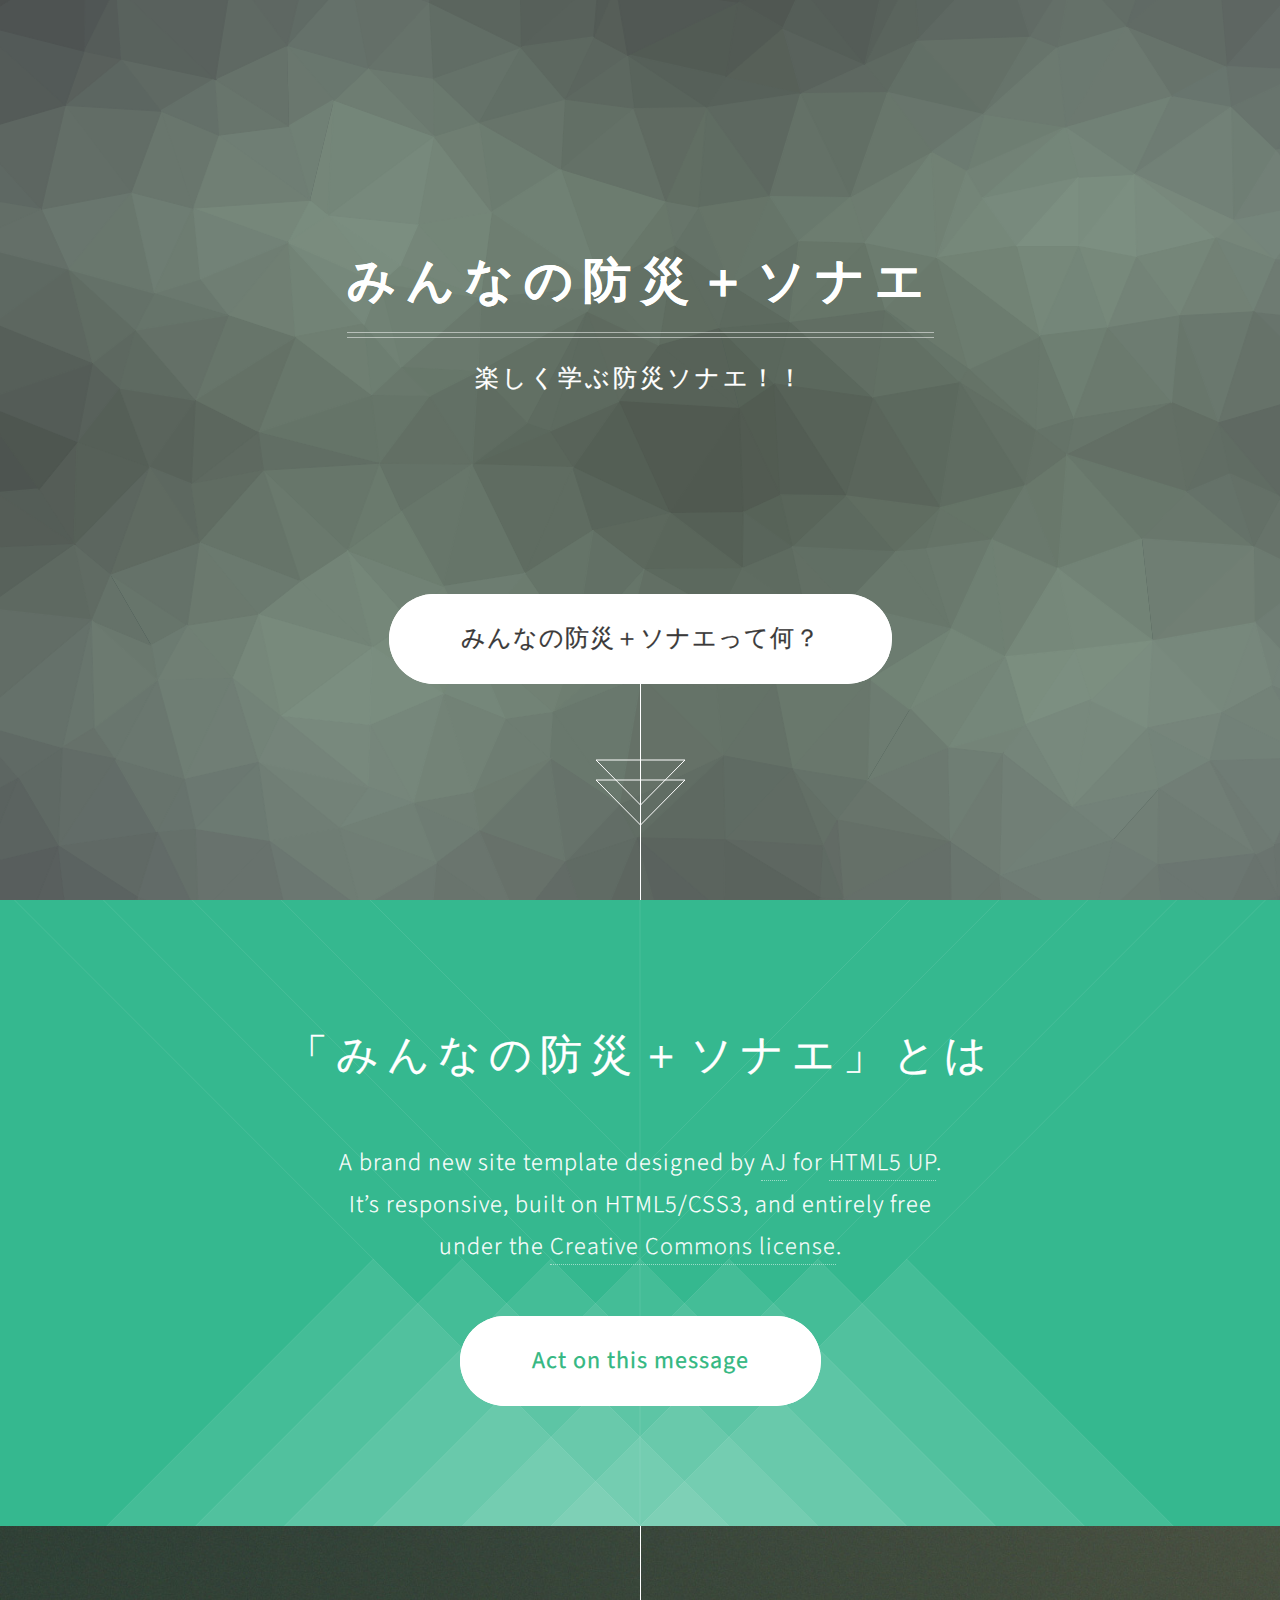
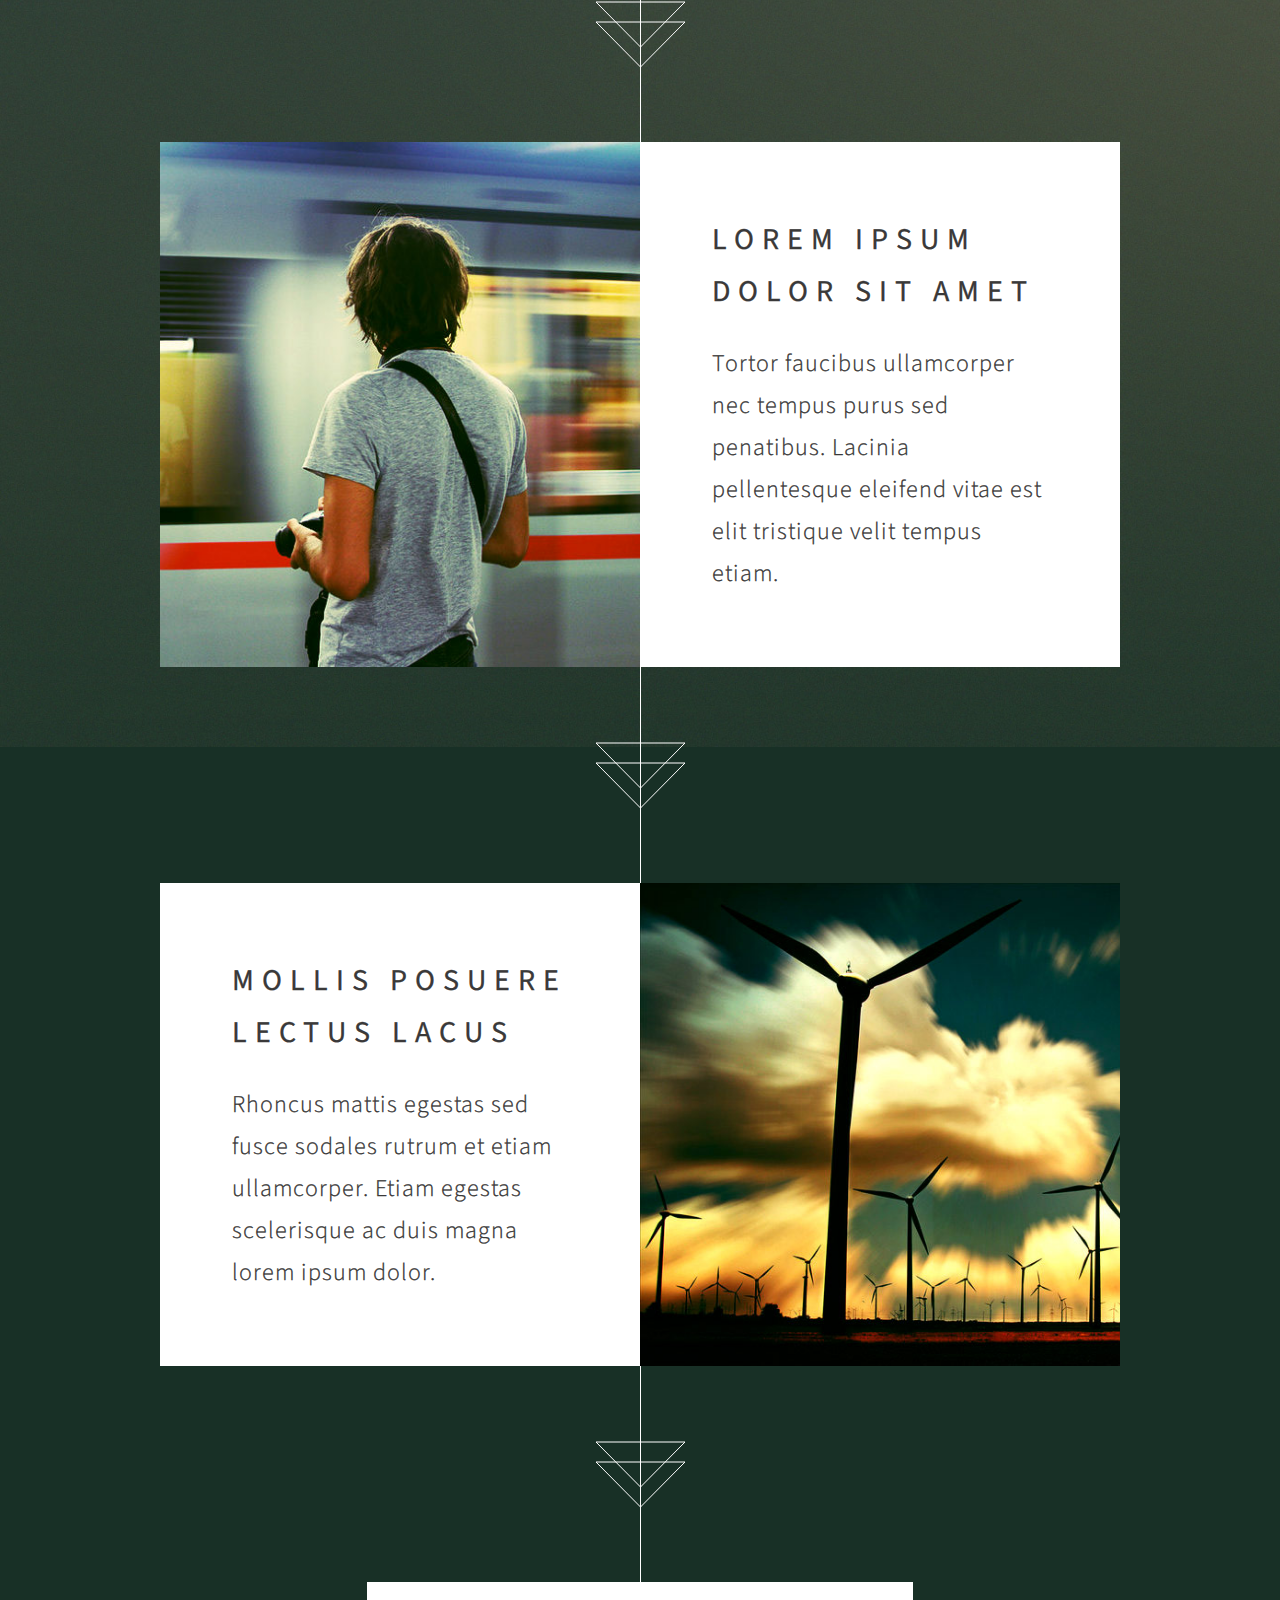
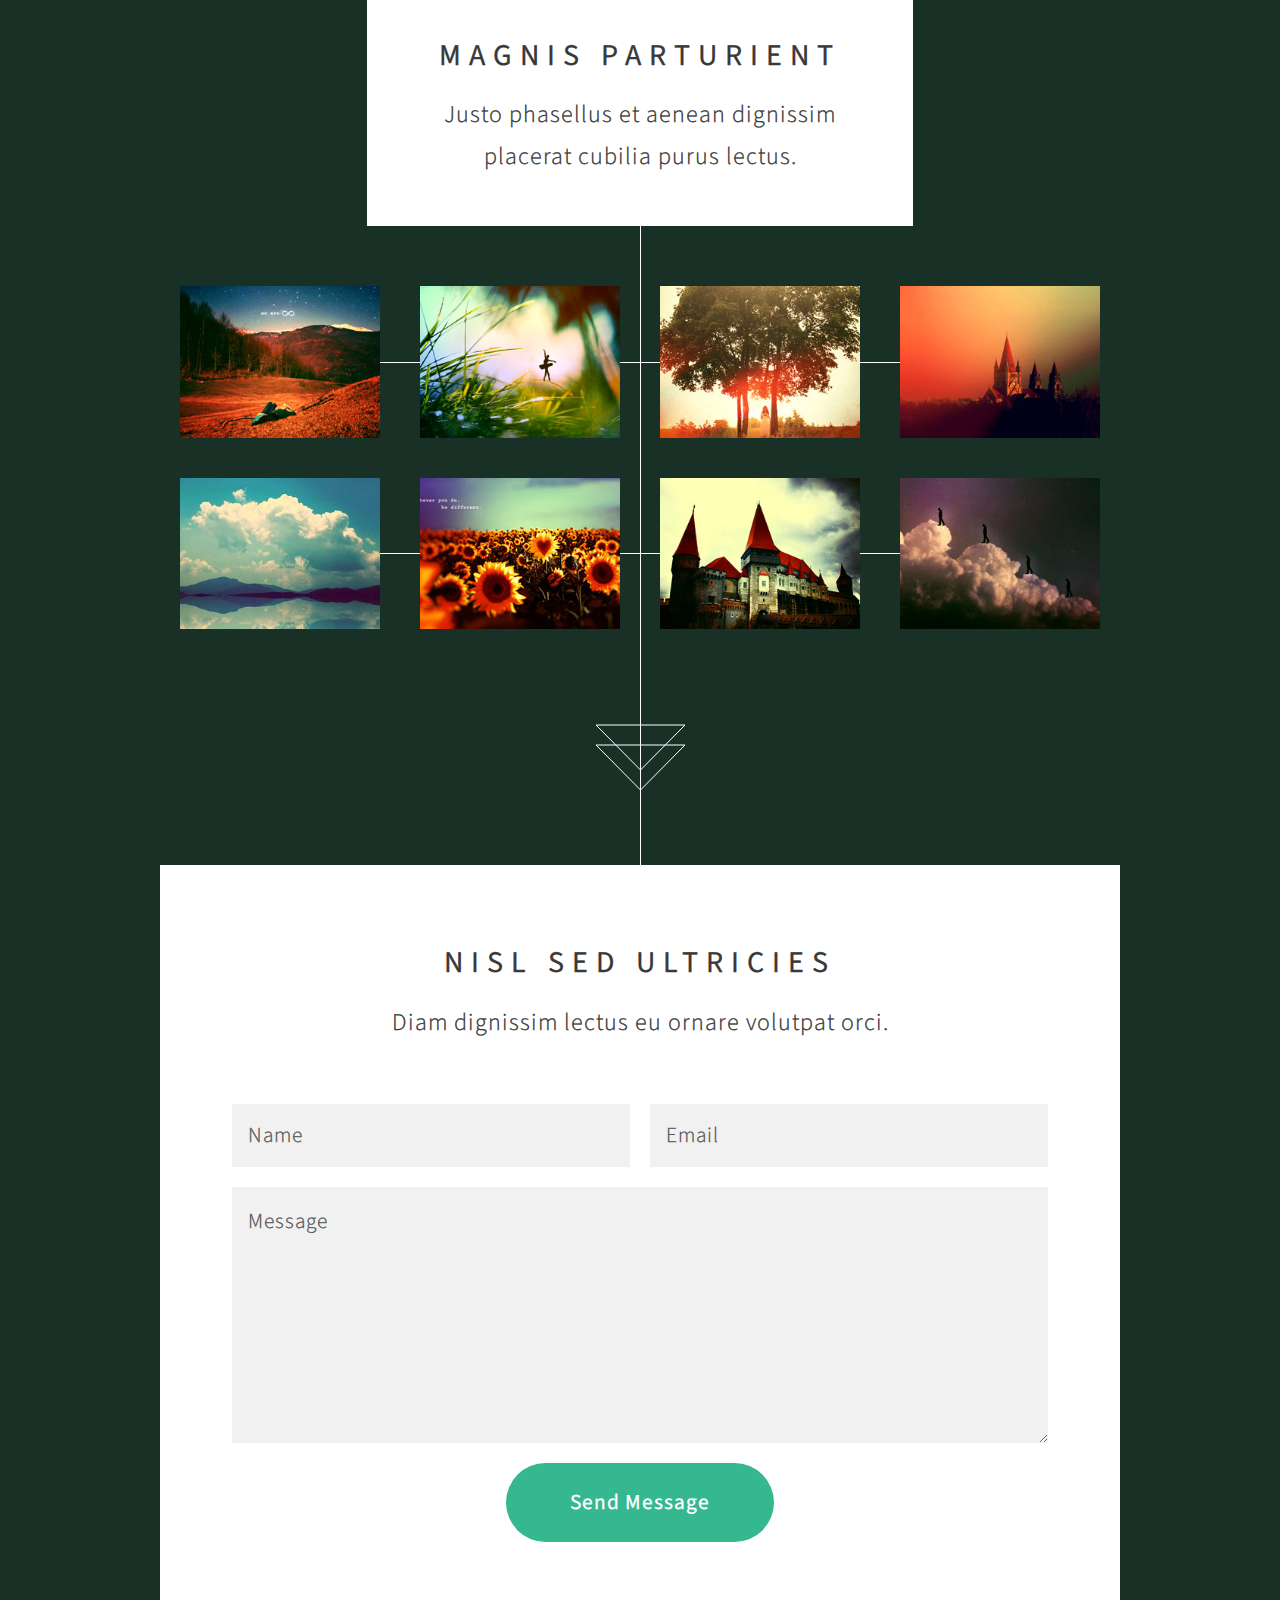
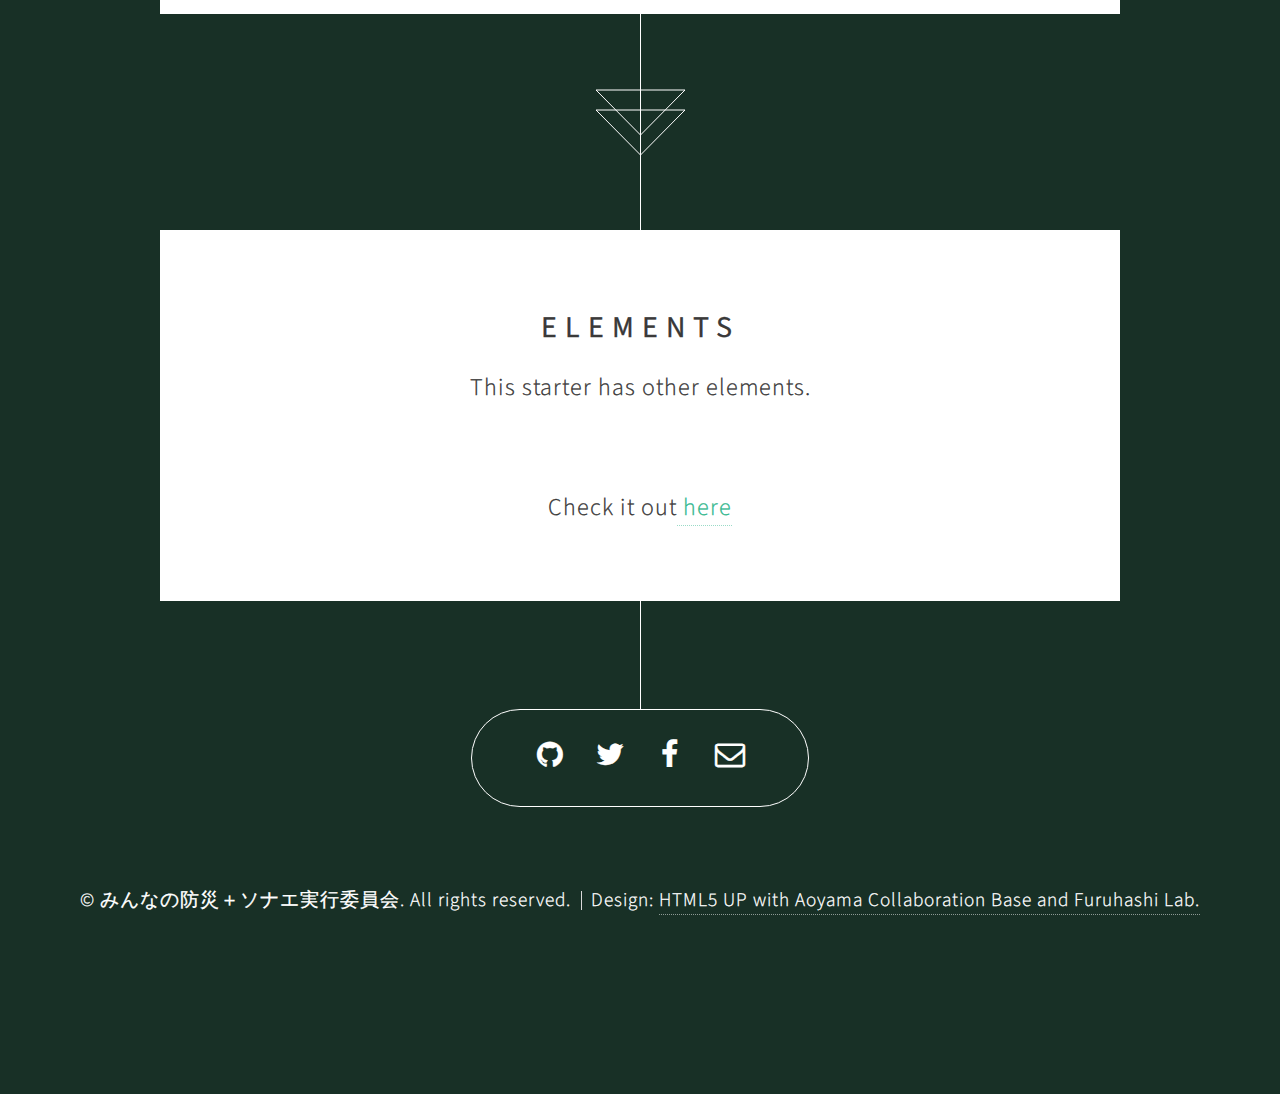
<file: index_backup20200831/index.html>
<!DOCTYPE html><html lang="en"><head><meta charSet="utf-8"/><meta http-equiv="x-ua-compatible" content="ie=edge"/><meta name="viewport" content="width=device-width, initial-scale=1, shrink-to-fit=no"/><style data-href="/styles.5af68f5217d1923bbd3d.css">@import url(https://fonts.googleapis.com/css?family=Source+Sans+Pro:300,300italic,400,600);
/*!
 *  Font Awesome 4.7.0 by @davegandy - http://fontawesome.io - @fontawesome
 *  License - http://fontawesome.io/license (Font: SIL OFL 1.1, CSS: MIT License)
 */@font-face{font-family:FontAwesome;src:url(/static/fontawesome-webfont-674f50d287a8c48dc19ba404d20fe713.eot);src:url(/static/fontawesome-webfont-674f50d287a8c48dc19ba404d20fe713.eot?#iefix&v=4.7.0) format("embedded-opentype"),url(/static/fontawesome-webfont-af7ae505a9eed503f8b8e6982036873e.woff2) format("woff2"),url(/static/fontawesome-webfont-fee66e712a8a08eef5805a46892932ad.woff) format("woff"),url(/static/fontawesome-webfont-b06871f281fee6b241d60582ae9369b9.ttf) format("truetype"),url(/static/fontawesome-webfont-912ec66d7572ff821749319396470bde.svg#fontawesomeregular) format("svg");font-weight:400;font-style:normal}.fa{display:inline-block;font:normal normal normal 14px/1 FontAwesome;font-size:inherit;text-rendering:auto;-webkit-font-smoothing:antialiased;-moz-osx-font-smoothing:grayscale}.fa-lg{font-size:1.33333333em;line-height:.75em;vertical-align:-15%}.fa-2x{font-size:2em}.fa-3x{font-size:3em}.fa-4x{font-size:4em}.fa-5x{font-size:5em}.fa-fw{width:1.28571429em;text-align:center}.fa-ul{padding-left:0;margin-left:2.14285714em;list-style-type:none}.fa-ul>li{position:relative}.fa-li{position:absolute;left:-2.14285714em;width:2.14285714em;top:.14285714em;text-align:center}.fa-li.fa-lg{left:-1.85714286em}.fa-border{padding:.2em .25em .15em;border:.08em solid #eee;border-radius:.1em}.fa-pull-left{float:left}.fa-pull-right{float:right}.fa.fa-pull-left{margin-right:.3em}.fa.fa-pull-right{margin-left:.3em}.pull-right{float:right}.pull-left{float:left}.fa.pull-left{margin-right:.3em}.fa.pull-right{margin-left:.3em}.fa-spin{animation:fa-spin 2s linear infinite}.fa-pulse{animation:fa-spin 1s steps(8) infinite}@keyframes fa-spin{0%{transform:rotate(0deg)}to{transform:rotate(359deg)}}.fa-rotate-90{-ms-filter:"progid:DXImageTransform.Microsoft.BasicImage(rotation=1)";transform:rotate(90deg)}.fa-rotate-180{-ms-filter:"progid:DXImageTransform.Microsoft.BasicImage(rotation=2)";transform:rotate(180deg)}.fa-rotate-270{-ms-filter:"progid:DXImageTransform.Microsoft.BasicImage(rotation=3)";transform:rotate(270deg)}.fa-flip-horizontal{-ms-filter:"progid:DXImageTransform.Microsoft.BasicImage(rotation=0, mirror=1)";transform:scaleX(-1)}.fa-flip-vertical{-ms-filter:"progid:DXImageTransform.Microsoft.BasicImage(rotation=2, mirror=1)";transform:scaleY(-1)}:root .fa-flip-horizontal,:root .fa-flip-vertical,:root .fa-rotate-90,:root .fa-rotate-180,:root .fa-rotate-270{-webkit-filter:none;filter:none}.fa-stack{position:relative;display:inline-block;width:2em;height:2em;line-height:2em;vertical-align:middle}.fa-stack-1x,.fa-stack-2x{position:absolute;left:0;width:100%;text-align:center}.fa-stack-1x{line-height:inherit}.fa-stack-2x{font-size:2em}.fa-inverse{color:#fff}.fa-glass:before{content:"\F000"}.fa-music:before{content:"\F001"}.fa-search:before{content:"\F002"}.fa-envelope-o:before{content:"\F003"}.fa-heart:before{content:"\F004"}.fa-star:before{content:"\F005"}.fa-star-o:before{content:"\F006"}.fa-user:before{content:"\F007"}.fa-film:before{content:"\F008"}.fa-th-large:before{content:"\F009"}.fa-th:before{content:"\F00A"}.fa-th-list:before{content:"\F00B"}.fa-check:before{content:"\F00C"}.fa-close:before,.fa-remove:before,.fa-times:before{content:"\F00D"}.fa-search-plus:before{content:"\F00E"}.fa-search-minus:before{content:"\F010"}.fa-power-off:before{content:"\F011"}.fa-signal:before{content:"\F012"}.fa-cog:before,.fa-gear:before{content:"\F013"}.fa-trash-o:before{content:"\F014"}.fa-home:before{content:"\F015"}.fa-file-o:before{content:"\F016"}.fa-clock-o:before{content:"\F017"}.fa-road:before{content:"\F018"}.fa-download:before{content:"\F019"}.fa-arrow-circle-o-down:before{content:"\F01A"}.fa-arrow-circle-o-up:before{content:"\F01B"}.fa-inbox:before{content:"\F01C"}.fa-play-circle-o:before{content:"\F01D"}.fa-repeat:before,.fa-rotate-right:before{content:"\F01E"}.fa-refresh:before{content:"\F021"}.fa-list-alt:before{content:"\F022"}.fa-lock:before{content:"\F023"}.fa-flag:before{content:"\F024"}.fa-headphones:before{content:"\F025"}.fa-volume-off:before{content:"\F026"}.fa-volume-down:before{content:"\F027"}.fa-volume-up:before{content:"\F028"}.fa-qrcode:before{content:"\F029"}.fa-barcode:before{content:"\F02A"}.fa-tag:before{content:"\F02B"}.fa-tags:before{content:"\F02C"}.fa-book:before{content:"\F02D"}.fa-bookmark:before{content:"\F02E"}.fa-print:before{content:"\F02F"}.fa-camera:before{content:"\F030"}.fa-font:before{content:"\F031"}.fa-bold:before{content:"\F032"}.fa-italic:before{content:"\F033"}.fa-text-height:before{content:"\F034"}.fa-text-width:before{content:"\F035"}.fa-align-left:before{content:"\F036"}.fa-align-center:before{content:"\F037"}.fa-align-right:before{content:"\F038"}.fa-align-justify:before{content:"\F039"}.fa-list:before{content:"\F03A"}.fa-dedent:before,.fa-outdent:before{content:"\F03B"}.fa-indent:before{content:"\F03C"}.fa-video-camera:before{content:"\F03D"}.fa-image:before,.fa-photo:before,.fa-picture-o:before{content:"\F03E"}.fa-pencil:before{content:"\F040"}.fa-map-marker:before{content:"\F041"}.fa-adjust:before{content:"\F042"}.fa-tint:before{content:"\F043"}.fa-edit:before,.fa-pencil-square-o:before{content:"\F044"}.fa-share-square-o:before{content:"\F045"}.fa-check-square-o:before{content:"\F046"}.fa-arrows:before{content:"\F047"}.fa-step-backward:before{content:"\F048"}.fa-fast-backward:before{content:"\F049"}.fa-backward:before{content:"\F04A"}.fa-play:before{content:"\F04B"}.fa-pause:before{content:"\F04C"}.fa-stop:before{content:"\F04D"}.fa-forward:before{content:"\F04E"}.fa-fast-forward:before{content:"\F050"}.fa-step-forward:before{content:"\F051"}.fa-eject:before{content:"\F052"}.fa-chevron-left:before{content:"\F053"}.fa-chevron-right:before{content:"\F054"}.fa-plus-circle:before{content:"\F055"}.fa-minus-circle:before{content:"\F056"}.fa-times-circle:before{content:"\F057"}.fa-check-circle:before{content:"\F058"}.fa-question-circle:before{content:"\F059"}.fa-info-circle:before{content:"\F05A"}.fa-crosshairs:before{content:"\F05B"}.fa-times-circle-o:before{content:"\F05C"}.fa-check-circle-o:before{content:"\F05D"}.fa-ban:before{content:"\F05E"}.fa-arrow-left:before{content:"\F060"}.fa-arrow-right:before{content:"\F061"}.fa-arrow-up:before{content:"\F062"}.fa-arrow-down:before{content:"\F063"}.fa-mail-forward:before,.fa-share:before{content:"\F064"}.fa-expand:before{content:"\F065"}.fa-compress:before{content:"\F066"}.fa-plus:before{content:"\F067"}.fa-minus:before{content:"\F068"}.fa-asterisk:before{content:"\F069"}.fa-exclamation-circle:before{content:"\F06A"}.fa-gift:before{content:"\F06B"}.fa-leaf:before{content:"\F06C"}.fa-fire:before{content:"\F06D"}.fa-eye:before{content:"\F06E"}.fa-eye-slash:before{content:"\F070"}.fa-exclamation-triangle:before,.fa-warning:before{content:"\F071"}.fa-plane:before{content:"\F072"}.fa-calendar:before{content:"\F073"}.fa-random:before{content:"\F074"}.fa-comment:before{content:"\F075"}.fa-magnet:before{content:"\F076"}.fa-chevron-up:before{content:"\F077"}.fa-chevron-down:before{content:"\F078"}.fa-retweet:before{content:"\F079"}.fa-shopping-cart:before{content:"\F07A"}.fa-folder:before{content:"\F07B"}.fa-folder-open:before{content:"\F07C"}.fa-arrows-v:before{content:"\F07D"}.fa-arrows-h:before{content:"\F07E"}.fa-bar-chart-o:before,.fa-bar-chart:before{content:"\F080"}.fa-twitter-square:before{content:"\F081"}.fa-facebook-square:before{content:"\F082"}.fa-camera-retro:before{content:"\F083"}.fa-key:before{content:"\F084"}.fa-cogs:before,.fa-gears:before{content:"\F085"}.fa-comments:before{content:"\F086"}.fa-thumbs-o-up:before{content:"\F087"}.fa-thumbs-o-down:before{content:"\F088"}.fa-star-half:before{content:"\F089"}.fa-heart-o:before{content:"\F08A"}.fa-sign-out:before{content:"\F08B"}.fa-linkedin-square:before{content:"\F08C"}.fa-thumb-tack:before{content:"\F08D"}.fa-external-link:before{content:"\F08E"}.fa-sign-in:before{content:"\F090"}.fa-trophy:before{content:"\F091"}.fa-github-square:before{content:"\F092"}.fa-upload:before{content:"\F093"}.fa-lemon-o:before{content:"\F094"}.fa-phone:before{content:"\F095"}.fa-square-o:before{content:"\F096"}.fa-bookmark-o:before{content:"\F097"}.fa-phone-square:before{content:"\F098"}.fa-twitter:before{content:"\F099"}.fa-facebook-f:before,.fa-facebook:before{content:"\F09A"}.fa-github:before{content:"\F09B"}.fa-unlock:before{content:"\F09C"}.fa-credit-card:before{content:"\F09D"}.fa-feed:before,.fa-rss:before{content:"\F09E"}.fa-hdd-o:before{content:"\F0A0"}.fa-bullhorn:before{content:"\F0A1"}.fa-bell:before{content:"\F0F3"}.fa-certificate:before{content:"\F0A3"}.fa-hand-o-right:before{content:"\F0A4"}.fa-hand-o-left:before{content:"\F0A5"}.fa-hand-o-up:before{content:"\F0A6"}.fa-hand-o-down:before{content:"\F0A7"}.fa-arrow-circle-left:before{content:"\F0A8"}.fa-arrow-circle-right:before{content:"\F0A9"}.fa-arrow-circle-up:before{content:"\F0AA"}.fa-arrow-circle-down:before{content:"\F0AB"}.fa-globe:before{content:"\F0AC"}.fa-wrench:before{content:"\F0AD"}.fa-tasks:before{content:"\F0AE"}.fa-filter:before{content:"\F0B0"}.fa-briefcase:before{content:"\F0B1"}.fa-arrows-alt:before{content:"\F0B2"}.fa-group:before,.fa-users:before{content:"\F0C0"}.fa-chain:before,.fa-link:before{content:"\F0C1"}.fa-cloud:before{content:"\F0C2"}.fa-flask:before{content:"\F0C3"}.fa-cut:before,.fa-scissors:before{content:"\F0C4"}.fa-copy:before,.fa-files-o:before{content:"\F0C5"}.fa-paperclip:before{content:"\F0C6"}.fa-floppy-o:before,.fa-save:before{content:"\F0C7"}.fa-square:before{content:"\F0C8"}.fa-bars:before,.fa-navicon:before,.fa-reorder:before{content:"\F0C9"}.fa-list-ul:before{content:"\F0CA"}.fa-list-ol:before{content:"\F0CB"}.fa-strikethrough:before{content:"\F0CC"}.fa-underline:before{content:"\F0CD"}.fa-table:before{content:"\F0CE"}.fa-magic:before{content:"\F0D0"}.fa-truck:before{content:"\F0D1"}.fa-pinterest:before{content:"\F0D2"}.fa-pinterest-square:before{content:"\F0D3"}.fa-google-plus-square:before{content:"\F0D4"}.fa-google-plus:before{content:"\F0D5"}.fa-money:before{content:"\F0D6"}.fa-caret-down:before{content:"\F0D7"}.fa-caret-up:before{content:"\F0D8"}.fa-caret-left:before{content:"\F0D9"}.fa-caret-right:before{content:"\F0DA"}.fa-columns:before{content:"\F0DB"}.fa-sort:before,.fa-unsorted:before{content:"\F0DC"}.fa-sort-desc:before,.fa-sort-down:before{content:"\F0DD"}.fa-sort-asc:before,.fa-sort-up:before{content:"\F0DE"}.fa-envelope:before{content:"\F0E0"}.fa-linkedin:before{content:"\F0E1"}.fa-rotate-left:before,.fa-undo:before{content:"\F0E2"}.fa-gavel:before,.fa-legal:before{content:"\F0E3"}.fa-dashboard:before,.fa-tachometer:before{content:"\F0E4"}.fa-comment-o:before{content:"\F0E5"}.fa-comments-o:before{content:"\F0E6"}.fa-bolt:before,.fa-flash:before{content:"\F0E7"}.fa-sitemap:before{content:"\F0E8"}.fa-umbrella:before{content:"\F0E9"}.fa-clipboard:before,.fa-paste:before{content:"\F0EA"}.fa-lightbulb-o:before{content:"\F0EB"}.fa-exchange:before{content:"\F0EC"}.fa-cloud-download:before{content:"\F0ED"}.fa-cloud-upload:before{content:"\F0EE"}.fa-user-md:before{content:"\F0F0"}.fa-stethoscope:before{content:"\F0F1"}.fa-suitcase:before{content:"\F0F2"}.fa-bell-o:before{content:"\F0A2"}.fa-coffee:before{content:"\F0F4"}.fa-cutlery:before{content:"\F0F5"}.fa-file-text-o:before{content:"\F0F6"}.fa-building-o:before{content:"\F0F7"}.fa-hospital-o:before{content:"\F0F8"}.fa-ambulance:before{content:"\F0F9"}.fa-medkit:before{content:"\F0FA"}.fa-fighter-jet:before{content:"\F0FB"}.fa-beer:before{content:"\F0FC"}.fa-h-square:before{content:"\F0FD"}.fa-plus-square:before{content:"\F0FE"}.fa-angle-double-left:before{content:"\F100"}.fa-angle-double-right:before{content:"\F101"}.fa-angle-double-up:before{content:"\F102"}.fa-angle-double-down:before{content:"\F103"}.fa-angle-left:before{content:"\F104"}.fa-angle-right:before{content:"\F105"}.fa-angle-up:before{content:"\F106"}.fa-angle-down:before{content:"\F107"}.fa-desktop:before{content:"\F108"}.fa-laptop:before{content:"\F109"}.fa-tablet:before{content:"\F10A"}.fa-mobile-phone:before,.fa-mobile:before{content:"\F10B"}.fa-circle-o:before{content:"\F10C"}.fa-quote-left:before{content:"\F10D"}.fa-quote-right:before{content:"\F10E"}.fa-spinner:before{content:"\F110"}.fa-circle:before{content:"\F111"}.fa-mail-reply:before,.fa-reply:before{content:"\F112"}.fa-github-alt:before{content:"\F113"}.fa-folder-o:before{content:"\F114"}.fa-folder-open-o:before{content:"\F115"}.fa-smile-o:before{content:"\F118"}.fa-frown-o:before{content:"\F119"}.fa-meh-o:before{content:"\F11A"}.fa-gamepad:before{content:"\F11B"}.fa-keyboard-o:before{content:"\F11C"}.fa-flag-o:before{content:"\F11D"}.fa-flag-checkered:before{content:"\F11E"}.fa-terminal:before{content:"\F120"}.fa-code:before{content:"\F121"}.fa-mail-reply-all:before,.fa-reply-all:before{content:"\F122"}.fa-star-half-empty:before,.fa-star-half-full:before,.fa-star-half-o:before{content:"\F123"}.fa-location-arrow:before{content:"\F124"}.fa-crop:before{content:"\F125"}.fa-code-fork:before{content:"\F126"}.fa-chain-broken:before,.fa-unlink:before{content:"\F127"}.fa-question:before{content:"\F128"}.fa-info:before{content:"\F129"}.fa-exclamation:before{content:"\F12A"}.fa-superscript:before{content:"\F12B"}.fa-subscript:before{content:"\F12C"}.fa-eraser:before{content:"\F12D"}.fa-puzzle-piece:before{content:"\F12E"}.fa-microphone:before{content:"\F130"}.fa-microphone-slash:before{content:"\F131"}.fa-shield:before{content:"\F132"}.fa-calendar-o:before{content:"\F133"}.fa-fire-extinguisher:before{content:"\F134"}.fa-rocket:before{content:"\F135"}.fa-maxcdn:before{content:"\F136"}.fa-chevron-circle-left:before{content:"\F137"}.fa-chevron-circle-right:before{content:"\F138"}.fa-chevron-circle-up:before{content:"\F139"}.fa-chevron-circle-down:before{content:"\F13A"}.fa-html5:before{content:"\F13B"}.fa-css3:before{content:"\F13C"}.fa-anchor:before{content:"\F13D"}.fa-unlock-alt:before{content:"\F13E"}.fa-bullseye:before{content:"\F140"}.fa-ellipsis-h:before{content:"\F141"}.fa-ellipsis-v:before{content:"\F142"}.fa-rss-square:before{content:"\F143"}.fa-play-circle:before{content:"\F144"}.fa-ticket:before{content:"\F145"}.fa-minus-square:before{content:"\F146"}.fa-minus-square-o:before{content:"\F147"}.fa-level-up:before{content:"\F148"}.fa-level-down:before{content:"\F149"}.fa-check-square:before{content:"\F14A"}.fa-pencil-square:before{content:"\F14B"}.fa-external-link-square:before{content:"\F14C"}.fa-share-square:before{content:"\F14D"}.fa-compass:before{content:"\F14E"}.fa-caret-square-o-down:before,.fa-toggle-down:before{content:"\F150"}.fa-caret-square-o-up:before,.fa-toggle-up:before{content:"\F151"}.fa-caret-square-o-right:before,.fa-toggle-right:before{content:"\F152"}.fa-eur:before,.fa-euro:before{content:"\F153"}.fa-gbp:before{content:"\F154"}.fa-dollar:before,.fa-usd:before{content:"\F155"}.fa-inr:before,.fa-rupee:before{content:"\F156"}.fa-cny:before,.fa-jpy:before,.fa-rmb:before,.fa-yen:before{content:"\F157"}.fa-rouble:before,.fa-rub:before,.fa-ruble:before{content:"\F158"}.fa-krw:before,.fa-won:before{content:"\F159"}.fa-bitcoin:before,.fa-btc:before{content:"\F15A"}.fa-file:before{content:"\F15B"}.fa-file-text:before{content:"\F15C"}.fa-sort-alpha-asc:before{content:"\F15D"}.fa-sort-alpha-desc:before{content:"\F15E"}.fa-sort-amount-asc:before{content:"\F160"}.fa-sort-amount-desc:before{content:"\F161"}.fa-sort-numeric-asc:before{content:"\F162"}.fa-sort-numeric-desc:before{content:"\F163"}.fa-thumbs-up:before{content:"\F164"}.fa-thumbs-down:before{content:"\F165"}.fa-youtube-square:before{content:"\F166"}.fa-youtube:before{content:"\F167"}.fa-xing:before{content:"\F168"}.fa-xing-square:before{content:"\F169"}.fa-youtube-play:before{content:"\F16A"}.fa-dropbox:before{content:"\F16B"}.fa-stack-overflow:before{content:"\F16C"}.fa-instagram:before{content:"\F16D"}.fa-flickr:before{content:"\F16E"}.fa-adn:before{content:"\F170"}.fa-bitbucket:before{content:"\F171"}.fa-bitbucket-square:before{content:"\F172"}.fa-tumblr:before{content:"\F173"}.fa-tumblr-square:before{content:"\F174"}.fa-long-arrow-down:before{content:"\F175"}.fa-long-arrow-up:before{content:"\F176"}.fa-long-arrow-left:before{content:"\F177"}.fa-long-arrow-right:before{content:"\F178"}.fa-apple:before{content:"\F179"}.fa-windows:before{content:"\F17A"}.fa-android:before{content:"\F17B"}.fa-linux:before{content:"\F17C"}.fa-dribbble:before{content:"\F17D"}.fa-skype:before{content:"\F17E"}.fa-foursquare:before{content:"\F180"}.fa-trello:before{content:"\F181"}.fa-female:before{content:"\F182"}.fa-male:before{content:"\F183"}.fa-gittip:before,.fa-gratipay:before{content:"\F184"}.fa-sun-o:before{content:"\F185"}.fa-moon-o:before{content:"\F186"}.fa-archive:before{content:"\F187"}.fa-bug:before{content:"\F188"}.fa-vk:before{content:"\F189"}.fa-weibo:before{content:"\F18A"}.fa-renren:before{content:"\F18B"}.fa-pagelines:before{content:"\F18C"}.fa-stack-exchange:before{content:"\F18D"}.fa-arrow-circle-o-right:before{content:"\F18E"}.fa-arrow-circle-o-left:before{content:"\F190"}.fa-caret-square-o-left:before,.fa-toggle-left:before{content:"\F191"}.fa-dot-circle-o:before{content:"\F192"}.fa-wheelchair:before{content:"\F193"}.fa-vimeo-square:before{content:"\F194"}.fa-try:before,.fa-turkish-lira:before{content:"\F195"}.fa-plus-square-o:before{content:"\F196"}.fa-space-shuttle:before{content:"\F197"}.fa-slack:before{content:"\F198"}.fa-envelope-square:before{content:"\F199"}.fa-wordpress:before{content:"\F19A"}.fa-openid:before{content:"\F19B"}.fa-bank:before,.fa-institution:before,.fa-university:before{content:"\F19C"}.fa-graduation-cap:before,.fa-mortar-board:before{content:"\F19D"}.fa-yahoo:before{content:"\F19E"}.fa-google:before{content:"\F1A0"}.fa-reddit:before{content:"\F1A1"}.fa-reddit-square:before{content:"\F1A2"}.fa-stumbleupon-circle:before{content:"\F1A3"}.fa-stumbleupon:before{content:"\F1A4"}.fa-delicious:before{content:"\F1A5"}.fa-digg:before{content:"\F1A6"}.fa-pied-piper-pp:before{content:"\F1A7"}.fa-pied-piper-alt:before{content:"\F1A8"}.fa-drupal:before{content:"\F1A9"}.fa-joomla:before{content:"\F1AA"}.fa-language:before{content:"\F1AB"}.fa-fax:before{content:"\F1AC"}.fa-building:before{content:"\F1AD"}.fa-child:before{content:"\F1AE"}.fa-paw:before{content:"\F1B0"}.fa-spoon:before{content:"\F1B1"}.fa-cube:before{content:"\F1B2"}.fa-cubes:before{content:"\F1B3"}.fa-behance:before{content:"\F1B4"}.fa-behance-square:before{content:"\F1B5"}.fa-steam:before{content:"\F1B6"}.fa-steam-square:before{content:"\F1B7"}.fa-recycle:before{content:"\F1B8"}.fa-automobile:before,.fa-car:before{content:"\F1B9"}.fa-cab:before,.fa-taxi:before{content:"\F1BA"}.fa-tree:before{content:"\F1BB"}.fa-spotify:before{content:"\F1BC"}.fa-deviantart:before{content:"\F1BD"}.fa-soundcloud:before{content:"\F1BE"}.fa-database:before{content:"\F1C0"}.fa-file-pdf-o:before{content:"\F1C1"}.fa-file-word-o:before{content:"\F1C2"}.fa-file-excel-o:before{content:"\F1C3"}.fa-file-powerpoint-o:before{content:"\F1C4"}.fa-file-image-o:before,.fa-file-photo-o:before,.fa-file-picture-o:before{content:"\F1C5"}.fa-file-archive-o:before,.fa-file-zip-o:before{content:"\F1C6"}.fa-file-audio-o:before,.fa-file-sound-o:before{content:"\F1C7"}.fa-file-movie-o:before,.fa-file-video-o:before{content:"\F1C8"}.fa-file-code-o:before{content:"\F1C9"}.fa-vine:before{content:"\F1CA"}.fa-codepen:before{content:"\F1CB"}.fa-jsfiddle:before{content:"\F1CC"}.fa-life-bouy:before,.fa-life-buoy:before,.fa-life-ring:before,.fa-life-saver:before,.fa-support:before{content:"\F1CD"}.fa-circle-o-notch:before{content:"\F1CE"}.fa-ra:before,.fa-rebel:before,.fa-resistance:before{content:"\F1D0"}.fa-empire:before,.fa-ge:before{content:"\F1D1"}.fa-git-square:before{content:"\F1D2"}.fa-git:before{content:"\F1D3"}.fa-hacker-news:before,.fa-y-combinator-square:before,.fa-yc-square:before{content:"\F1D4"}.fa-tencent-weibo:before{content:"\F1D5"}.fa-qq:before{content:"\F1D6"}.fa-wechat:before,.fa-weixin:before{content:"\F1D7"}.fa-paper-plane:before,.fa-send:before{content:"\F1D8"}.fa-paper-plane-o:before,.fa-send-o:before{content:"\F1D9"}.fa-history:before{content:"\F1DA"}.fa-circle-thin:before{content:"\F1DB"}.fa-header:before{content:"\F1DC"}.fa-paragraph:before{content:"\F1DD"}.fa-sliders:before{content:"\F1DE"}.fa-share-alt:before{content:"\F1E0"}.fa-share-alt-square:before{content:"\F1E1"}.fa-bomb:before{content:"\F1E2"}.fa-futbol-o:before,.fa-soccer-ball-o:before{content:"\F1E3"}.fa-tty:before{content:"\F1E4"}.fa-binoculars:before{content:"\F1E5"}.fa-plug:before{content:"\F1E6"}.fa-slideshare:before{content:"\F1E7"}.fa-twitch:before{content:"\F1E8"}.fa-yelp:before{content:"\F1E9"}.fa-newspaper-o:before{content:"\F1EA"}.fa-wifi:before{content:"\F1EB"}.fa-calculator:before{content:"\F1EC"}.fa-paypal:before{content:"\F1ED"}.fa-google-wallet:before{content:"\F1EE"}.fa-cc-visa:before{content:"\F1F0"}.fa-cc-mastercard:before{content:"\F1F1"}.fa-cc-discover:before{content:"\F1F2"}.fa-cc-amex:before{content:"\F1F3"}.fa-cc-paypal:before{content:"\F1F4"}.fa-cc-stripe:before{content:"\F1F5"}.fa-bell-slash:before{content:"\F1F6"}.fa-bell-slash-o:before{content:"\F1F7"}.fa-trash:before{content:"\F1F8"}.fa-copyright:before{content:"\F1F9"}.fa-at:before{content:"\F1FA"}.fa-eyedropper:before{content:"\F1FB"}.fa-paint-brush:before{content:"\F1FC"}.fa-birthday-cake:before{content:"\F1FD"}.fa-area-chart:before{content:"\F1FE"}.fa-pie-chart:before{content:"\F200"}.fa-line-chart:before{content:"\F201"}.fa-lastfm:before{content:"\F202"}.fa-lastfm-square:before{content:"\F203"}.fa-toggle-off:before{content:"\F204"}.fa-toggle-on:before{content:"\F205"}.fa-bicycle:before{content:"\F206"}.fa-bus:before{content:"\F207"}.fa-ioxhost:before{content:"\F208"}.fa-angellist:before{content:"\F209"}.fa-cc:before{content:"\F20A"}.fa-ils:before,.fa-shekel:before,.fa-sheqel:before{content:"\F20B"}.fa-meanpath:before{content:"\F20C"}.fa-buysellads:before{content:"\F20D"}.fa-connectdevelop:before{content:"\F20E"}.fa-dashcube:before{content:"\F210"}.fa-forumbee:before{content:"\F211"}.fa-leanpub:before{content:"\F212"}.fa-sellsy:before{content:"\F213"}.fa-shirtsinbulk:before{content:"\F214"}.fa-simplybuilt:before{content:"\F215"}.fa-skyatlas:before{content:"\F216"}.fa-cart-plus:before{content:"\F217"}.fa-cart-arrow-down:before{content:"\F218"}.fa-diamond:before{content:"\F219"}.fa-ship:before{content:"\F21A"}.fa-user-secret:before{content:"\F21B"}.fa-motorcycle:before{content:"\F21C"}.fa-street-view:before{content:"\F21D"}.fa-heartbeat:before{content:"\F21E"}.fa-venus:before{content:"\F221"}.fa-mars:before{content:"\F222"}.fa-mercury:before{content:"\F223"}.fa-intersex:before,.fa-transgender:before{content:"\F224"}.fa-transgender-alt:before{content:"\F225"}.fa-venus-double:before{content:"\F226"}.fa-mars-double:before{content:"\F227"}.fa-venus-mars:before{content:"\F228"}.fa-mars-stroke:before{content:"\F229"}.fa-mars-stroke-v:before{content:"\F22A"}.fa-mars-stroke-h:before{content:"\F22B"}.fa-neuter:before{content:"\F22C"}.fa-genderless:before{content:"\F22D"}.fa-facebook-official:before{content:"\F230"}.fa-pinterest-p:before{content:"\F231"}.fa-whatsapp:before{content:"\F232"}.fa-server:before{content:"\F233"}.fa-user-plus:before{content:"\F234"}.fa-user-times:before{content:"\F235"}.fa-bed:before,.fa-hotel:before{content:"\F236"}.fa-viacoin:before{content:"\F237"}.fa-train:before{content:"\F238"}.fa-subway:before{content:"\F239"}.fa-medium:before{content:"\F23A"}.fa-y-combinator:before,.fa-yc:before{content:"\F23B"}.fa-optin-monster:before{content:"\F23C"}.fa-opencart:before{content:"\F23D"}.fa-expeditedssl:before{content:"\F23E"}.fa-battery-4:before,.fa-battery-full:before,.fa-battery:before{content:"\F240"}.fa-battery-3:before,.fa-battery-three-quarters:before{content:"\F241"}.fa-battery-2:before,.fa-battery-half:before{content:"\F242"}.fa-battery-1:before,.fa-battery-quarter:before{content:"\F243"}.fa-battery-0:before,.fa-battery-empty:before{content:"\F244"}.fa-mouse-pointer:before{content:"\F245"}.fa-i-cursor:before{content:"\F246"}.fa-object-group:before{content:"\F247"}.fa-object-ungroup:before{content:"\F248"}.fa-sticky-note:before{content:"\F249"}.fa-sticky-note-o:before{content:"\F24A"}.fa-cc-jcb:before{content:"\F24B"}.fa-cc-diners-club:before{content:"\F24C"}.fa-clone:before{content:"\F24D"}.fa-balance-scale:before{content:"\F24E"}.fa-hourglass-o:before{content:"\F250"}.fa-hourglass-1:before,.fa-hourglass-start:before{content:"\F251"}.fa-hourglass-2:before,.fa-hourglass-half:before{content:"\F252"}.fa-hourglass-3:before,.fa-hourglass-end:before{content:"\F253"}.fa-hourglass:before{content:"\F254"}.fa-hand-grab-o:before,.fa-hand-rock-o:before{content:"\F255"}.fa-hand-paper-o:before,.fa-hand-stop-o:before{content:"\F256"}.fa-hand-scissors-o:before{content:"\F257"}.fa-hand-lizard-o:before{content:"\F258"}.fa-hand-spock-o:before{content:"\F259"}.fa-hand-pointer-o:before{content:"\F25A"}.fa-hand-peace-o:before{content:"\F25B"}.fa-trademark:before{content:"\F25C"}.fa-registered:before{content:"\F25D"}.fa-creative-commons:before{content:"\F25E"}.fa-gg:before{content:"\F260"}.fa-gg-circle:before{content:"\F261"}.fa-tripadvisor:before{content:"\F262"}.fa-odnoklassniki:before{content:"\F263"}.fa-odnoklassniki-square:before{content:"\F264"}.fa-get-pocket:before{content:"\F265"}.fa-wikipedia-w:before{content:"\F266"}.fa-safari:before{content:"\F267"}.fa-chrome:before{content:"\F268"}.fa-firefox:before{content:"\F269"}.fa-opera:before{content:"\F26A"}.fa-internet-explorer:before{content:"\F26B"}.fa-television:before,.fa-tv:before{content:"\F26C"}.fa-contao:before{content:"\F26D"}.fa-500px:before{content:"\F26E"}.fa-amazon:before{content:"\F270"}.fa-calendar-plus-o:before{content:"\F271"}.fa-calendar-minus-o:before{content:"\F272"}.fa-calendar-times-o:before{content:"\F273"}.fa-calendar-check-o:before{content:"\F274"}.fa-industry:before{content:"\F275"}.fa-map-pin:before{content:"\F276"}.fa-map-signs:before{content:"\F277"}.fa-map-o:before{content:"\F278"}.fa-map:before{content:"\F279"}.fa-commenting:before{content:"\F27A"}.fa-commenting-o:before{content:"\F27B"}.fa-houzz:before{content:"\F27C"}.fa-vimeo:before{content:"\F27D"}.fa-black-tie:before{content:"\F27E"}.fa-fonticons:before{content:"\F280"}.fa-reddit-alien:before{content:"\F281"}.fa-edge:before{content:"\F282"}.fa-credit-card-alt:before{content:"\F283"}.fa-codiepie:before{content:"\F284"}.fa-modx:before{content:"\F285"}.fa-fort-awesome:before{content:"\F286"}.fa-usb:before{content:"\F287"}.fa-product-hunt:before{content:"\F288"}.fa-mixcloud:before{content:"\F289"}.fa-scribd:before{content:"\F28A"}.fa-pause-circle:before{content:"\F28B"}.fa-pause-circle-o:before{content:"\F28C"}.fa-stop-circle:before{content:"\F28D"}.fa-stop-circle-o:before{content:"\F28E"}.fa-shopping-bag:before{content:"\F290"}.fa-shopping-basket:before{content:"\F291"}.fa-hashtag:before{content:"\F292"}.fa-bluetooth:before{content:"\F293"}.fa-bluetooth-b:before{content:"\F294"}.fa-percent:before{content:"\F295"}.fa-gitlab:before{content:"\F296"}.fa-wpbeginner:before{content:"\F297"}.fa-wpforms:before{content:"\F298"}.fa-envira:before{content:"\F299"}.fa-universal-access:before{content:"\F29A"}.fa-wheelchair-alt:before{content:"\F29B"}.fa-question-circle-o:before{content:"\F29C"}.fa-blind:before{content:"\F29D"}.fa-audio-description:before{content:"\F29E"}.fa-volume-control-phone:before{content:"\F2A0"}.fa-braille:before{content:"\F2A1"}.fa-assistive-listening-systems:before{content:"\F2A2"}.fa-american-sign-language-interpreting:before,.fa-asl-interpreting:before{content:"\F2A3"}.fa-deaf:before,.fa-deafness:before,.fa-hard-of-hearing:before{content:"\F2A4"}.fa-glide:before{content:"\F2A5"}.fa-glide-g:before{content:"\F2A6"}.fa-sign-language:before,.fa-signing:before{content:"\F2A7"}.fa-low-vision:before{content:"\F2A8"}.fa-viadeo:before{content:"\F2A9"}.fa-viadeo-square:before{content:"\F2AA"}.fa-snapchat:before{content:"\F2AB"}.fa-snapchat-ghost:before{content:"\F2AC"}.fa-snapchat-square:before{content:"\F2AD"}.fa-pied-piper:before{content:"\F2AE"}.fa-first-order:before{content:"\F2B0"}.fa-yoast:before{content:"\F2B1"}.fa-themeisle:before{content:"\F2B2"}.fa-google-plus-circle:before,.fa-google-plus-official:before{content:"\F2B3"}.fa-fa:before,.fa-font-awesome:before{content:"\F2B4"}.fa-handshake-o:before{content:"\F2B5"}.fa-envelope-open:before{content:"\F2B6"}.fa-envelope-open-o:before{content:"\F2B7"}.fa-linode:before{content:"\F2B8"}.fa-address-book:before{content:"\F2B9"}.fa-address-book-o:before{content:"\F2BA"}.fa-address-card:before,.fa-vcard:before{content:"\F2BB"}.fa-address-card-o:before,.fa-vcard-o:before{content:"\F2BC"}.fa-user-circle:before{content:"\F2BD"}.fa-user-circle-o:before{content:"\F2BE"}.fa-user-o:before{content:"\F2C0"}.fa-id-badge:before{content:"\F2C1"}.fa-drivers-license:before,.fa-id-card:before{content:"\F2C2"}.fa-drivers-license-o:before,.fa-id-card-o:before{content:"\F2C3"}.fa-quora:before{content:"\F2C4"}.fa-free-code-camp:before{content:"\F2C5"}.fa-telegram:before{content:"\F2C6"}.fa-thermometer-4:before,.fa-thermometer-full:before,.fa-thermometer:before{content:"\F2C7"}.fa-thermometer-3:before,.fa-thermometer-three-quarters:before{content:"\F2C8"}.fa-thermometer-2:before,.fa-thermometer-half:before{content:"\F2C9"}.fa-thermometer-1:before,.fa-thermometer-quarter:before{content:"\F2CA"}.fa-thermometer-0:before,.fa-thermometer-empty:before{content:"\F2CB"}.fa-shower:before{content:"\F2CC"}.fa-bath:before,.fa-bathtub:before,.fa-s15:before{content:"\F2CD"}.fa-podcast:before{content:"\F2CE"}.fa-window-maximize:before{content:"\F2D0"}.fa-window-minimize:before{content:"\F2D1"}.fa-window-restore:before{content:"\F2D2"}.fa-times-rectangle:before,.fa-window-close:before{content:"\F2D3"}.fa-times-rectangle-o:before,.fa-window-close-o:before{content:"\F2D4"}.fa-bandcamp:before{content:"\F2D5"}.fa-grav:before{content:"\F2D6"}.fa-etsy:before{content:"\F2D7"}.fa-imdb:before{content:"\F2D8"}.fa-ravelry:before{content:"\F2D9"}.fa-eercast:before{content:"\F2DA"}.fa-microchip:before{content:"\F2DB"}.fa-snowflake-o:before{content:"\F2DC"}.fa-superpowers:before{content:"\F2DD"}.fa-wpexplorer:before{content:"\F2DE"}.fa-meetup:before{content:"\F2E0"}.sr-only{position:absolute;width:1px;height:1px;padding:0;margin:-1px;overflow:hidden;clip:rect(0,0,0,0);border:0}.sr-only-focusable:active,.sr-only-focusable:focus{position:static;width:auto;height:auto;margin:0;overflow:visible;clip:auto}a,abbr,acronym,address,applet,article,aside,audio,b,big,blockquote,body,canvas,caption,center,cite,code,dd,del,details,dfn,div,dl,dt,em,embed,fieldset,figcaption,figure,footer,form,h1,h2,h3,h4,h5,h6,header,hgroup,html,i,iframe,img,ins,kbd,label,legend,li,mark,menu,nav,object,ol,output,p,pre,q,ruby,s,samp,section,small,span,strike,strong,sub,summary,sup,table,tbody,td,tfoot,th,thead,time,tr,tt,u,ul,var,video{margin:0;padding:0;border:0;font-size:100%;font:inherit;vertical-align:baseline}article,aside,details,figcaption,figure,footer,header,hgroup,menu,nav,section{display:block}body{line-height:1}ol,ul{list-style:none}blockquote,q{quotes:none}blockquote:after,blockquote:before,q:after,q:before{content:"";content:none}table{border-collapse:collapse;border-spacing:0}body{-webkit-text-size-adjust:none}mark{background-color:transparent;color:inherit}input::-moz-focus-inner{border:0;padding:0}input,select,textarea{-moz-appearance:none;-webkit-appearance:none;-ms-appearance:none;appearance:none}html{box-sizing:border-box}*,:after,:before{box-sizing:inherit}.main-body,body{background-color:#183026;background-image:url(/static/overlay-48e6fa3121d66a92052424574f4903c8.png),url(/static/bg-6e04840f7d97dbacc1ea427780ab8d9a.jpg);background-repeat:repeat,no-repeat;background-size:auto,cover;background-position:0 0,center 0;background-attachment:fixed,fixed;font-family:Source Sans Pro,sans-serif;font-size:18pt;line-height:1.75em;font-weight:300;letter-spacing:1px;color:#3a3939;text-shadow:0 0 .5px rgba(58,57,57,.25);-webkit-text-stroke:.25px}.main-body.is-scroll,body.is-scroll{background-attachment:scroll,scroll;background-size:auto,100% auto}.main-body.is-preload *,.main-body.is-preload :after,.main-body.is-preload :before,body.is-preload *,body.is-preload :after,body.is-preload :before{animation:none!important;transition:none!important}input,select,textarea{font-family:Source Sans Pro,sans-serif;font-size:18pt;line-height:1.75em;font-weight:300;letter-spacing:1px;color:#3a3939;text-shadow:0 0 .5px rgba(58,57,57,.25);-webkit-text-stroke:.25px}h1,h2,h3,h4,h5,h6{font-weight:400;text-transform:uppercase;line-height:1.75em}h1 a,h2 a,h3 a,h4 a,h5 a,h6 a{color:inherit;text-decoration:none}h2{font-size:1.25em;letter-spacing:8px}h3{font-size:1em;letter-spacing:5px}b,strong{font-weight:400}em,i{font-style:italic}a{transition:border-color .35s ease-in-out,color .35s ease-in-out;color:#35b88f;text-shadow:0 0 .5px rgba(53,184,143,.25);text-decoration:none;border-bottom:1px dotted rgba(53,184,143,.5)}a:hover{border-bottom-color:rgba(53,184,143,0)}sub{top:.5em}sub,sup{position:relative;font-size:.8em}sup{top:-.5em}hr{border:0;border-top:1px solid #dad9d9;margin:2em 0}blockquote{border-left:.5em solid #eae9e9;padding:1em 0 1em 2em;font-style:italic}dl,header,ol,p,table,ul{margin-bottom:1em}header p{display:block;margin:.5em 0 0;padding:0 0 1.5em}footer{margin-top:1em}br.clear{clear:both}.container{margin:0 auto;max-width:100%;width:1140px}@media screen and (max-width:1680px){.container{width:960px}}@media screen and (max-width:1080px){.container{width:95%}}.row{display:flex;flex-wrap:wrap;align-items:stretch}.row,.row>*{box-sizing:border-box}.row.gtr-uniform>*>:last-child{margin-bottom:0}.row.aln-left{justify-content:flex-start}.row.aln-center{justify-content:center}.row.aln-right{justify-content:flex-end}.row.aln-top{align-items:flex-start}.row.aln-middle{align-items:center}.row.aln-bottom{align-items:flex-end}.row>.imp{order:-1}.row>.col-1{width:8.33333%}.row>.off-1{margin-left:8.33333%}.row>.col-2{width:16.66667%}.row>.off-2{margin-left:16.66667%}.row>.col-3{width:25%}.row>.off-3{margin-left:25%}.row>.col-4{width:33.33333%}.row>.off-4{margin-left:33.33333%}.row>.col-5{width:41.66667%}.row>.off-5{margin-left:41.66667%}.row>.col-6{width:50%}.row>.off-6{margin-left:50%}.row>.col-7{width:58.33333%}.row>.off-7{margin-left:58.33333%}.row>.col-8{width:66.66667%}.row>.off-8{margin-left:66.66667%}.row>.col-9{width:75%}.row>.off-9{margin-left:75%}.row>.col-10{width:83.33333%}.row>.off-10{margin-left:83.33333%}.row>.col-11{width:91.66667%}.row>.off-11{margin-left:91.66667%}.row>.col-12{width:100%}.row>.off-12{margin-left:100%}.row.gtr-0{margin-top:0;margin-left:0}.row.gtr-0>*{padding:0}.row.gtr-0.gtr-uniform{margin-top:0}.row.gtr-0.gtr-uniform>*{padding-top:0}.row.gtr-25{margin-top:-10px;margin-left:-10px}.row.gtr-25>*{padding:10px 0 0 10px}.row.gtr-25.gtr-uniform{margin-top:-10px}.row.gtr-25.gtr-uniform>*{padding-top:10px}.row.gtr-50{margin-top:-20px;margin-left:-20px}.row.gtr-50>*{padding:20px 0 0 20px}.row.gtr-50.gtr-uniform{margin-top:-20px}.row.gtr-50.gtr-uniform>*{padding-top:20px}.row{margin-top:-40px;margin-left:-40px}.row>*{padding:40px 0 0 40px}.row.gtr-uniform{margin-top:-40px}.row.gtr-uniform>*{padding-top:40px}.row.gtr-150{margin-top:-60px;margin-left:-60px}.row.gtr-150>*{padding:60px 0 0 60px}.row.gtr-150.gtr-uniform{margin-top:-60px}.row.gtr-150.gtr-uniform>*{padding-top:60px}.row.gtr-200{margin-top:-80px;margin-left:-80px}.row.gtr-200>*{padding:80px 0 0 80px}.row.gtr-200.gtr-uniform{margin-top:-80px}.row.gtr-200.gtr-uniform>*{padding-top:80px}@media screen and (max-width:1680px){.row{display:flex;flex-wrap:wrap;align-items:stretch}.row,.row>*{box-sizing:border-box}.row.gtr-uniform>*>:last-child{margin-bottom:0}.row.aln-left{justify-content:flex-start}.row.aln-center{justify-content:center}.row.aln-right{justify-content:flex-end}.row.aln-top{align-items:flex-start}.row.aln-middle{align-items:center}.row.aln-bottom{align-items:flex-end}.row>.imp-wide{order:-1}.row>.col-1-wide{width:8.33333%}.row>.off-1-wide{margin-left:8.33333%}.row>.col-2-wide{width:16.66667%}.row>.off-2-wide{margin-left:16.66667%}.row>.col-3-wide{width:25%}.row>.off-3-wide{margin-left:25%}.row>.col-4-wide{width:33.33333%}.row>.off-4-wide{margin-left:33.33333%}.row>.col-5-wide{width:41.66667%}.row>.off-5-wide{margin-left:41.66667%}.row>.col-6-wide{width:50%}.row>.off-6-wide{margin-left:50%}.row>.col-7-wide{width:58.33333%}.row>.off-7-wide{margin-left:58.33333%}.row>.col-8-wide{width:66.66667%}.row>.off-8-wide{margin-left:66.66667%}.row>.col-9-wide{width:75%}.row>.off-9-wide{margin-left:75%}.row>.col-10-wide{width:83.33333%}.row>.off-10-wide{margin-left:83.33333%}.row>.col-11-wide{width:91.66667%}.row>.off-11-wide{margin-left:91.66667%}.row>.col-12-wide{width:100%}.row>.off-12-wide{margin-left:100%}.row.gtr-0{margin-top:0;margin-left:0}.row.gtr-0>*{padding:0}.row.gtr-0.gtr-uniform{margin-top:0}.row.gtr-0.gtr-uniform>*{padding-top:0}.row.gtr-25{margin-top:-10px;margin-left:-10px}.row.gtr-25>*{padding:10px 0 0 10px}.row.gtr-25.gtr-uniform{margin-top:-10px}.row.gtr-25.gtr-uniform>*{padding-top:10px}.row.gtr-50{margin-top:-20px;margin-left:-20px}.row.gtr-50>*{padding:20px 0 0 20px}.row.gtr-50.gtr-uniform{margin-top:-20px}.row.gtr-50.gtr-uniform>*{padding-top:20px}.row{margin-top:-40px;margin-left:-40px}.row>*{padding:40px 0 0 40px}.row.gtr-uniform{margin-top:-40px}.row.gtr-uniform>*{padding-top:40px}.row.gtr-150{margin-top:-60px;margin-left:-60px}.row.gtr-150>*{padding:60px 0 0 60px}.row.gtr-150.gtr-uniform{margin-top:-60px}.row.gtr-150.gtr-uniform>*{padding-top:60px}.row.gtr-200{margin-top:-80px;margin-left:-80px}.row.gtr-200>*{padding:80px 0 0 80px}.row.gtr-200.gtr-uniform{margin-top:-80px}.row.gtr-200.gtr-uniform>*{padding-top:80px}}@media screen and (max-width:1080px){.row{display:flex;flex-wrap:wrap;align-items:stretch}.row,.row>*{box-sizing:border-box}.row.gtr-uniform>*>:last-child{margin-bottom:0}.row.aln-left{justify-content:flex-start}.row.aln-center{justify-content:center}.row.aln-right{justify-content:flex-end}.row.aln-top{align-items:flex-start}.row.aln-middle{align-items:center}.row.aln-bottom{align-items:flex-end}.row>.imp-normal{order:-1}.row>.col-1-normal{width:8.33333%}.row>.off-1-normal{margin-left:8.33333%}.row>.col-2-normal{width:16.66667%}.row>.off-2-normal{margin-left:16.66667%}.row>.col-3-normal{width:25%}.row>.off-3-normal{margin-left:25%}.row>.col-4-normal{width:33.33333%}.row>.off-4-normal{margin-left:33.33333%}.row>.col-5-normal{width:41.66667%}.row>.off-5-normal{margin-left:41.66667%}.row>.col-6-normal{width:50%}.row>.off-6-normal{margin-left:50%}.row>.col-7-normal{width:58.33333%}.row>.off-7-normal{margin-left:58.33333%}.row>.col-8-normal{width:66.66667%}.row>.off-8-normal{margin-left:66.66667%}.row>.col-9-normal{width:75%}.row>.off-9-normal{margin-left:75%}.row>.col-10-normal{width:83.33333%}.row>.off-10-normal{margin-left:83.33333%}.row>.col-11-normal{width:91.66667%}.row>.off-11-normal{margin-left:91.66667%}.row>.col-12-normal{width:100%}.row>.off-12-normal{margin-left:100%}.row.gtr-0{margin-top:0;margin-left:0}.row.gtr-0>*{padding:0}.row.gtr-0.gtr-uniform{margin-top:0}.row.gtr-0.gtr-uniform>*{padding-top:0}.row.gtr-25{margin-top:-10px;margin-left:-10px}.row.gtr-25>*{padding:10px 0 0 10px}.row.gtr-25.gtr-uniform{margin-top:-10px}.row.gtr-25.gtr-uniform>*{padding-top:10px}.row.gtr-50{margin-top:-20px;margin-left:-20px}.row.gtr-50>*{padding:20px 0 0 20px}.row.gtr-50.gtr-uniform{margin-top:-20px}.row.gtr-50.gtr-uniform>*{padding-top:20px}.row{margin-top:-40px;margin-left:-40px}.row>*{padding:40px 0 0 40px}.row.gtr-uniform{margin-top:-40px}.row.gtr-uniform>*{padding-top:40px}.row.gtr-150{margin-top:-60px;margin-left:-60px}.row.gtr-150>*{padding:60px 0 0 60px}.row.gtr-150.gtr-uniform{margin-top:-60px}.row.gtr-150.gtr-uniform>*{padding-top:60px}.row.gtr-200{margin-top:-80px;margin-left:-80px}.row.gtr-200>*{padding:80px 0 0 80px}.row.gtr-200.gtr-uniform{margin-top:-80px}.row.gtr-200.gtr-uniform>*{padding-top:80px}}@media screen and (max-width:840px){.row{display:flex;flex-wrap:wrap;align-items:stretch}.row,.row>*{box-sizing:border-box}.row.gtr-uniform>*>:last-child{margin-bottom:0}.row.aln-left{justify-content:flex-start}.row.aln-center{justify-content:center}.row.aln-right{justify-content:flex-end}.row.aln-top{align-items:flex-start}.row.aln-middle{align-items:center}.row.aln-bottom{align-items:flex-end}.row>.imp-narrow{order:-1}.row>.col-1-narrow{width:8.33333%}.row>.off-1-narrow{margin-left:8.33333%}.row>.col-2-narrow{width:16.66667%}.row>.off-2-narrow{margin-left:16.66667%}.row>.col-3-narrow{width:25%}.row>.off-3-narrow{margin-left:25%}.row>.col-4-narrow{width:33.33333%}.row>.off-4-narrow{margin-left:33.33333%}.row>.col-5-narrow{width:41.66667%}.row>.off-5-narrow{margin-left:41.66667%}.row>.col-6-narrow{width:50%}.row>.off-6-narrow{margin-left:50%}.row>.col-7-narrow{width:58.33333%}.row>.off-7-narrow{margin-left:58.33333%}.row>.col-8-narrow{width:66.66667%}.row>.off-8-narrow{margin-left:66.66667%}.row>.col-9-narrow{width:75%}.row>.off-9-narrow{margin-left:75%}.row>.col-10-narrow{width:83.33333%}.row>.off-10-narrow{margin-left:83.33333%}.row>.col-11-narrow{width:91.66667%}.row>.off-11-narrow{margin-left:91.66667%}.row>.col-12-narrow{width:100%}.row>.off-12-narrow{margin-left:100%}.row.gtr-0{margin-top:0;margin-left:0}.row.gtr-0>*{padding:0}.row.gtr-0.gtr-uniform{margin-top:0}.row.gtr-0.gtr-uniform>*{padding-top:0}.row.gtr-25{margin-top:-7.5px;margin-left:-7.5px}.row.gtr-25>*{padding:7.5px 0 0 7.5px}.row.gtr-25.gtr-uniform{margin-top:-7.5px}.row.gtr-25.gtr-uniform>*{padding-top:7.5px}.row.gtr-50{margin-top:-15px;margin-left:-15px}.row.gtr-50>*{padding:15px 0 0 15px}.row.gtr-50.gtr-uniform{margin-top:-15px}.row.gtr-50.gtr-uniform>*{padding-top:15px}.row{margin-top:-30px;margin-left:-30px}.row>*{padding:30px 0 0 30px}.row.gtr-uniform{margin-top:-30px}.row.gtr-uniform>*{padding-top:30px}.row.gtr-150{margin-top:-45px;margin-left:-45px}.row.gtr-150>*{padding:45px 0 0 45px}.row.gtr-150.gtr-uniform{margin-top:-45px}.row.gtr-150.gtr-uniform>*{padding-top:45px}.row.gtr-200{margin-top:-60px;margin-left:-60px}.row.gtr-200>*{padding:60px 0 0 60px}.row.gtr-200.gtr-uniform{margin-top:-60px}.row.gtr-200.gtr-uniform>*{padding-top:60px}}@media screen and (max-width:736px){.row{display:flex;flex-wrap:wrap;align-items:stretch}.row,.row>*{box-sizing:border-box}.row.gtr-uniform>*>:last-child{margin-bottom:0}.row.aln-left{justify-content:flex-start}.row.aln-center{justify-content:center}.row.aln-right{justify-content:flex-end}.row.aln-top{align-items:flex-start}.row.aln-middle{align-items:center}.row.aln-bottom{align-items:flex-end}.row>.imp-mobile{order:-1}.row>.col-1-mobile{width:8.33333%}.row>.off-1-mobile{margin-left:8.33333%}.row>.col-2-mobile{width:16.66667%}.row>.off-2-mobile{margin-left:16.66667%}.row>.col-3-mobile{width:25%}.row>.off-3-mobile{margin-left:25%}.row>.col-4-mobile{width:33.33333%}.row>.off-4-mobile{margin-left:33.33333%}.row>.col-5-mobile{width:41.66667%}.row>.off-5-mobile{margin-left:41.66667%}.row>.col-6-mobile{width:50%}.row>.off-6-mobile{margin-left:50%}.row>.col-7-mobile{width:58.33333%}.row>.off-7-mobile{margin-left:58.33333%}.row>.col-8-mobile{width:66.66667%}.row>.off-8-mobile{margin-left:66.66667%}.row>.col-9-mobile{width:75%}.row>.off-9-mobile{margin-left:75%}.row>.col-10-mobile{width:83.33333%}.row>.off-10-mobile{margin-left:83.33333%}.row>.col-11-mobile{width:91.66667%}.row>.off-11-mobile{margin-left:91.66667%}.row>.col-12-mobile{width:100%}.row>.off-12-mobile{margin-left:100%}.row.gtr-0{margin-top:0;margin-left:0}.row.gtr-0>*{padding:0}.row.gtr-0.gtr-uniform{margin-top:0}.row.gtr-0.gtr-uniform>*{padding-top:0}.row.gtr-25{margin-top:-5px;margin-left:-5px}.row.gtr-25>*{padding:5px 0 0 5px}.row.gtr-25.gtr-uniform{margin-top:-5px}.row.gtr-25.gtr-uniform>*{padding-top:5px}.row.gtr-50{margin-top:-10px;margin-left:-10px}.row.gtr-50>*{padding:10px 0 0 10px}.row.gtr-50.gtr-uniform{margin-top:-10px}.row.gtr-50.gtr-uniform>*{padding-top:10px}.row{margin-top:-20px;margin-left:-20px}.row>*{padding:20px 0 0 20px}.row.gtr-uniform{margin-top:-20px}.row.gtr-uniform>*{padding-top:20px}.row.gtr-150{margin-top:-30px;margin-left:-30px}.row.gtr-150>*{padding:30px 0 0 30px}.row.gtr-150.gtr-uniform{margin-top:-30px}.row.gtr-150.gtr-uniform>*{padding-top:30px}.row.gtr-200{margin-top:-40px;margin-left:-40px}.row.gtr-200>*{padding:40px 0 0 40px}.row.gtr-200.gtr-uniform{margin-top:-40px}.row.gtr-200.gtr-uniform>*{padding-top:40px}}article,section{margin-bottom:3em}.row>article,.row>section,article:last-child,article>:last-child,section:last-child,section>:last-child{margin-bottom:0}.image{display:inline-block;border:0}.image.featured,.image img{display:block;width:100%}.image.featured{margin:0 0 2em}.image.fit{display:block;width:100%}.image.left{float:left;margin:0 2em 2em 0}.image.centered{display:block;margin:0 0 2em}.image.centered img{margin:0 auto;width:auto}ul{list-style:disc;padding-left:1em}ul li{padding-left:1.5em;margin-top:1.5em}ul li:first-child{margin-top:0}ol{list-style:decimal}ol,ol li{padding-left:1.25em}ol li{margin-top:1.5em}ul.icons{cursor:default;list-style:none;padding-left:0}ul.icons li{display:inline-block;padding-left:0;margin-top:0}ul.icons a{display:inline-block;width:2.5em;height:2.5em;line-height:2.5em;text-align:center;border:0}ul.menu{cursor:default;list-style:none;padding-left:0}ul.menu li{display:inline-block;line-height:1em;border-left:1px solid #dad9d9;padding:0 0 0 .5em;margin:0 0 0 .5em}ul.menu li:first-child{border-left:0;padding-left:0;margin-left:0}ul.actions{cursor:default;list-style:none;padding-left:0}ul.actions li{display:inline-block;padding-left:0;margin:0 0 0 .5em}ul.actions li:first-child{margin-left:0}form label{display:block;margin:0 0 .5em}form input[type=email],form input[type=password],form input[type=text],form select,form textarea{transition:background-color .35s ease-in-out;-webkit-appearance:none;display:block;border:0;background:#f1f1f1;width:100%;padding:.75em}form input[type=email]:focus,form input[type=password]:focus,form input[type=text]:focus,form select:focus,form textarea:focus{background-color:#f8f8f8}form input[type=email],form input[type=password],form input[type=text],form select{line-height:1em}form select{background-size:1.25em;background-repeat:no-repeat;background-position:calc(100% - 1em) 50%;padding-right:1.25em;text-overflow:ellipsis;background-image:url("data:image/svg+xml;charset=utf8,%3Csvg xmlns='http://www.w3.org/2000/svg' width='40' height='40' preserveAspectRatio='none' viewBox='0 0 40 40'%3E%3Cpath d='M9.4,12.3l10.4,10.4l10.4-10.4c0.2-0.2,0.5-0.4,0.9-0.4c0.3,0,0.6,0.1,0.9,0.4l3.3,3.3c0.2,0.2,0.4,0.5,0.4,0.9 c0,0.4-0.1,0.6-0.4,0.9L20.7,31.9c-0.2,0.2-0.5,0.4-0.9,0.4c-0.3,0-0.6-0.1-0.9-0.4L4.3,17.3c-0.2-0.2-0.4-0.5-0.4-0.9 c0-0.4,0.1-0.6,0.4-0.9l3.3-3.3c0.2-0.2,0.5-0.4,0.9-0.4S9.1,12.1,9.4,12.3z' fill='%235a5959' /%3E%3C/svg%3E")}form select option{color:#3a3939;background:#fff}form select:focus::-ms-value{background-color:transparent}form select::-ms-expand{display:none}form textarea{min-height:12em}form ::-webkit-input-placeholder{color:#5a5959!important}form :-moz-placeholder,form ::-moz-placeholder{color:#5a5959!important}form :-ms-input-placeholder{color:#5a5959!important}form ::-moz-focus-inner{border:0}form ul.actions{margin-bottom:0;text-align:center}.table-wrapper{width:100%;overflow-x:auto;-webkit-overflow-scrolling:touch}table{width:100%}table tbody tr{border-top:1px solid #eae9e9}table tbody tr:first-child{border-top:0}table td,table th{padding:.75em 1.25em}table th{text-align:left;font-weight:400}table thead{background:#f5f5f5}.button,button,input[type=button],input[type=reset],input[type=submit]{transition:background-color .35s ease-in-out,color .35s ease-in-out;-webkit-appearance:none;position:relative;display:inline-block;border:0;background:#35b88f;color:#fff;text-shadow:0 0 .5px hsla(0,0%,100%,.25);cursor:pointer;text-decoration:none;outline:0;padding:1em 3em;text-align:center;border-radius:3em;font-weight:400}.button:hover,button:hover,input[type=button]:hover,input[type=reset]:hover,input[type=submit]:hover{background:#45c89f}.button.style2,button.style2,input[type=button].style2,input[type=reset].style2,input[type=submit].style2{color:#3a3939;background:#fff;box-shadow:inset 0 0 0 1px #fff}.button.style2:hover,button.style2:hover,input[type=button].style2:hover,input[type=reset].style2:hover,input[type=submit].style2:hover{background:hsla(0,0%,100%,.1);color:#fff!important;text-shadow:0 0 .5px hsla(0,0%,100%,.25)!important}.button.style3,button.style3,input[type=button].style3,input[type=reset].style3,input[type=submit].style3{background:none;color:#3a3939;box-shadow:inset 0 0 0 1px #dad9d9}.button.style3:hover,button.style3:hover,input[type=button].style3:hover,input[type=reset].style3:hover,input[type=submit].style3:hover{background:rgba(58,57,57,.025)}.box{position:relative;margin-top:9em;margin-bottom:0}.box:after{top:-9em;height:9em;border-left:1px solid #fff}.box:after,.box:before{content:"";display:block;position:absolute;left:50%}.box:before{width:90px;height:66px;top:-4.5em;margin-left:-45px;margin-top:-33px;background:url([data-uri]) no-repeat}.box :last-child{margin-bottom:0}.box.style1{background:#fff;padding:3em}.box.style1 .image{display:block;position:absolute;top:0;width:50%;height:100%;background:#152e33;overflow:hidden}.box.style1 .image img{position:absolute;top:0;height:100%;width:auto}.box.style1 .inner>:last-child{margin:0}.box.style1.right .image{left:0}.box.style1.right .image img{right:0}.box.style1.right .inner{margin-left:50%;padding-left:3em}.box.style1.left .image{right:0}.box.style1.left .image img{left:0}.box.style1.left .inner{margin-right:50%;padding-right:3em}.box.style2{text-align:center}.box.style2 header{display:inline-block;background:#fff;padding:2em 3em;margin:0}.box.style2 header p{padding:0}.box.style2 .inner{position:relative;padding:40px 0 0}.box.style2 .inner:after{content:"";display:block;position:absolute;top:0;left:50%;height:100%;border-left:1px solid #fff}.box.style2 .inner .row{position:relative}.box.style2 .inner .row:before{content:"";display:block;position:absolute;top:50%;left:20px;width:calc(100% - 40px);border-bottom:1px solid #fff}.box.style2 .inner .image{position:relative;z-index:1;padding:20px}.box.style3{background:#fff;padding:3em}.box.style3 header{text-align:center}.icon,.icon:before{text-decoration:none}.icon:before{display:inline-block;font-family:FontAwesome;font-size:1.25em;font-style:normal;font-weight:400;line-height:1;-webkit-font-smoothing:antialiased;-moz-osx-font-smoothing:grayscale}.icon>.label{display:none}#header{transition:opacity 2s ease-in-out;position:relative;color:#fff;text-shadow:0 0 .5px hsla(0,0%,100%,.25);text-align:center;margin:0;padding:14em 0;cursor:default;height:100vh}#header header{display:inline-block;padding:0 0 4.5em}#header header h1{font-weight:600;font-size:2em;letter-spacing:10px}#header header p{border-top:1px solid hsla(0,0%,100%,.5);color:#fff;text-shadow:0 0 .5px hsla(0,0%,100%,.1875);font-size:1em;text-transform:uppercase;letter-spacing:3px;padding:0;margin-top:.35em}#header header p:before{content:"";display:block;border-top:1px solid hsla(0,0%,100%,.5);margin:4px 0 .8em}#header footer{transition:opacity 2s ease-in-out,transform 1s ease-in-out;transition-delay:1.25s;position:absolute;bottom:9em;margin:0;width:100%}#header footer:after{bottom:-9em;height:9em;border-left:1px solid #fff}#header footer:after,#header footer:before{content:"";display:block;position:absolute;left:50%}#header footer:before{width:90px;height:66px;bottom:-4.5em;margin-left:-45px;margin-bottom:-33px;background:url([data-uri]) no-repeat}#header body.is-preload,.main-body.is-preload #header{opacity:0}#header body.is-preload footer,.main-body.is-preload #header footer{transform:translateY(1em);opacity:0}#banner{position:relative;color:#fff;text-shadow:0 0 .5px hsla(0,0%,100%,.25);text-align:center;background:#35b88f url([data-uri]) bottom no-repeat;padding:5em 0;margin:0;background-size:125% auto}#banner .button{color:#35b882;text-shadow:0 0 .5px rgba(53,184,130,.25)}#banner header{margin:0 0 2em}#banner header h2{font-weight:400;font-size:1.75em;letter-spacing:8px}#banner p{margin:0}#banner footer{margin:2em 0 0}#banner a{color:inherit;border-bottom-color:hsla(0,0%,100%,.5)}#banner a:hover{border-bottom-color:hsla(0,0%,100%,0)}#footer{position:relative;color:#fff;text-shadow:0 0 .5px hsla(0,0%,100%,.25);text-align:center;margin:4.5em 0 0}#footer:after{content:"";display:block;position:absolute;top:-4.5em;left:50%;height:4.5em;border-left:1px solid #fff}#footer a{color:#fff;text-shadow:0 0 .5px hsla(0,0%,100%,.25);border-bottom-color:hsla(0,0%,100%,.5)}#footer a:hover{color:#35b88f;text-shadow:0 0 .5px rgba(69,200,159,.25);border-bottom-color:rgba(53,184,143,.5)}#footer .icons{padding:.75em 2em;border-radius:3em;border:1px solid #fff;display:inline-block;margin:0 0 3em}#footer .copyright{margin:0 0 9em;font-size:.8em}.poptrox-popup{-ms-box-sizing:content-box;box-sizing:content-box;background:#fff;padding-bottom:3em}.poptrox-popup .loader{width:48px;height:48px;background:url([data-uri]);position:absolute;top:50%;left:50%;margin:-24px 0 0 -24px}.poptrox-popup .caption{position:absolute;bottom:0;left:0;background:#fff;width:100%;height:3em;line-height:3em;text-align:center;cursor:default;z-index:1}.poptrox-popup .nav-next,.poptrox-popup .nav-previous{transition:opacity .5s ease-in-out;position:absolute;top:0;width:50%;height:100%;opacity:0;cursor:pointer;background:rgba(0,0,0,.01);-webkit-tap-highlight-color:rgba(255,255,255,0)}.poptrox-popup .nav-next:before,.poptrox-popup .nav-previous:before{content:"";position:absolute;width:96px;height:64px;background:url([data-uri]);top:calc(50% - 1.5em);margin:-32px 0 0}.poptrox-popup:hover .nav-next,.poptrox-popup:hover .nav-previous{opacity:.5}.poptrox-popup:hover .nav-next:hover,.poptrox-popup:hover .nav-previous:hover{opacity:1}.poptrox-popup .nav-next,.poptrox-popup .nav-next:before{right:0}.poptrox-popup .nav-previous{left:0}.poptrox-popup .nav-previous:before{transform:scaleX(-1);left:0;-ms-filter:"FlipH";-webkit-filter:FlipH;filter:FlipH}.poptrox-popup .closer{transition:opacity .5s ease-in-out;position:absolute;top:0;right:0;width:64px;height:64px;text-indent:-9999px;z-index:2;opacity:0;-webkit-tap-highlight-color:rgba(255,255,255,0)}.poptrox-popup .closer:before{transition:background-color .5s ease-in-out;content:"";display:block;position:absolute;right:16px;top:16px;width:40px;height:40px;border-radius:100%;box-shadow:inset 0 0 0 1px #fff;background:hsla(0,0%,100%,.1) url([data-uri]) 50%;color:#fff!important}.poptrox-popup:hover .closer{opacity:.5}.poptrox-popup:hover .closer:hover{opacity:1}@media screen and (max-width:1680px){body,input,select,textarea{font-size:16pt}#header{padding:10em 0 12em}}@media screen and (max-width:1080px){#banner{padding:4em 0;background-size:auto,175% auto}#header{padding:8em 0 10em}}@media screen and (max-width:840px){body{background-color:#203936;background-image:url(/static/overlay-48e6fa3121d66a92052424574f4903c8.png),url(/static/bg-alt-f41c800bd9b6a84a762b5bfa0012dc0b.jpg);background-repeat:repeat,no-repeat;background-size:auto,100% auto;background-position:0 0,top;background-attachment:scroll,scroll}body,input,select,textarea{font-size:14pt}h1,h2,h3,h4,h5,h6{line-height:1.5em}header p{margin:.25em 0 0;padding:0 0 .5em}.box{position:relative}.box section{margin:0 0 2em}.box.style1{padding:2.5em 2em}.box.style1.right .inner{padding-left:2em}.box.style1.left .inner{padding-right:2em}.box.style2 header{padding:2em}.box.style2 .inner{position:relative;padding:30px 0 0}.box.style3{padding:2.5em 2em}#header{padding:10em 0 12em}#banner{padding:3.5em;background-size:200% auto}#banner br{display:none}}@media screen and (max-width:736px){*{text-shadow:none!important}body,input,select,textarea{line-height:1.5em;font-size:12pt;letter-spacing:0}h2,h3,h4,h5,h6{font-size:1em}h2{font-size:1.25em;letter-spacing:4px}ul li{padding-left:.5em}ol li{padding-left:.25em}ul.icons a{width:2em;height:2em;line-height:2em}ul.menu li{display:block;padding:0;border:0;margin:1em 0 0}ul.menu li:first-child{margin-top:0}ul.actions li{display:block;margin:1em 0 0}ul.actions li:first-child{margin-top:0}.button,button,input[type=button],input[type=reset],input[type=submit]{padding:.75em 0;width:100%;max-width:320px}.box{margin-top:4.5em}.box:after{top:-4.5em;height:4.5em}.box:before{width:45px;height:33px;top:-2.25em;margin-left:-22.5px;margin-top:-16.5px;background-size:45px 33px}.box.style1{padding:0;text-align:center}.box.style1 .image{position:relative!important;left:0!important;width:100%!important;height:auto!important}.box.style1 .image img{position:relative;height:auto;width:100%}.box.style1 .inner{margin:0!important;padding:2em 1.25em!important}.box.style2 .inner .row:before{display:none}.box.style2 .inner .image{padding:0;max-width:250px;margin:0 auto 20px}.box.style3{padding:2em 1.25em}#header{padding:6em 0}#header header{padding-left:2em;padding-right:2em}#header header h1{font-size:1.75em;letter-spacing:6px}#header footer{bottom:4.5em;padding:0 2em}#header footer:after{bottom:-4.5em;left:50%;height:4.5em}#header footer:before{width:45px;height:33px;bottom:-2.25em;margin-left:-22.5px;margin-bottom:-16.5px;background-size:45px 33px}#banner{padding:3em 2em;background-size:auto 150%}#banner header{margin:0 0 1em}#banner header h2{font-size:1.5em;letter-spacing:6px}#footer .icons{padding:.5em 1.25em}#footer .copyright{font-size:1em;margin:0 0 4em}.poptrox-popup .nav-next,.poptrox-popup .nav-previous{opacity:1}.poptrox-popup .nav-next:before,.poptrox-popup .nav-previous:before{display:none}.poptrox-popup .closer{opacity:.5}}</style><meta name="generator" content="Gatsby 2.24.53"/><title data-react-helmet="true">みんなの防災＋ソナエ</title><meta data-react-helmet="true" name="description" content="Overflow"/><meta data-react-helmet="true" name="keywords" content="site, web"/><link rel="icon" href="/favicon-32x32.png?v=ca192dc2ecd33a728130a415e4834bd7" type="image/png"/><link rel="manifest" href="/manifest.webmanifest"/><meta name="theme-color" content="#663399"/><link rel="apple-touch-icon" sizes="48x48" href="/icons/icon-48x48.png?v=ca192dc2ecd33a728130a415e4834bd7"/><link rel="apple-touch-icon" sizes="72x72" href="/icons/icon-72x72.png?v=ca192dc2ecd33a728130a415e4834bd7"/><link rel="apple-touch-icon" sizes="96x96" href="/icons/icon-96x96.png?v=ca192dc2ecd33a728130a415e4834bd7"/><link rel="apple-touch-icon" sizes="144x144" href="/icons/icon-144x144.png?v=ca192dc2ecd33a728130a415e4834bd7"/><link rel="apple-touch-icon" sizes="192x192" href="/icons/icon-192x192.png?v=ca192dc2ecd33a728130a415e4834bd7"/><link rel="apple-touch-icon" sizes="256x256" href="/icons/icon-256x256.png?v=ca192dc2ecd33a728130a415e4834bd7"/><link rel="apple-touch-icon" sizes="384x384" href="/icons/icon-384x384.png?v=ca192dc2ecd33a728130a415e4834bd7"/><link rel="apple-touch-icon" sizes="512x512" href="/icons/icon-512x512.png?v=ca192dc2ecd33a728130a415e4834bd7"/><link as="script" rel="preload" href="/webpack-runtime-7c0d43deeb09b1da6f01.js"/><link as="script" rel="preload" href="/framework-a7bb16c5c6afeed647b2.js"/><link as="script" rel="preload" href="/app-a6afc6523dc776be73bd.js"/><link as="script" rel="preload" href="/styles-c2fe8482057191dca484.js"/><link as="script" rel="preload" href="/ea214cfa1b402f57a55c59b846e3c4a6bd2a4aff-68e7e47970544592cf08.js"/><link as="script" rel="preload" href="/46dab515d51970b904aedd91f63caa4daf07965c-8bb42d86ca031c635956.js"/><link as="script" rel="preload" href="/component---src-pages-index-backup-20200831-js-57a4a4c0da3889958f1c.js"/><link as="fetch" rel="preload" href="/page-data/index_backup20200831/page-data.json" crossorigin="anonymous"/><link as="fetch" rel="preload" href="/page-data/sq/d/3649515864.json" crossorigin="anonymous"/><link as="fetch" rel="preload" href="/page-data/app-data.json" crossorigin="anonymous"/></head><body><div id="___gatsby"><div style="outline:none" tabindex="-1" id="gatsby-focus-wrapper"><div class="main-body is-preload"><section id="header"><header><h1>みんなの防災＋ソナエ</h1><p>楽しく学ぶ防災ソナエ！！</p></header><footer><a href="#banner" class="button style2 ">みんなの防災＋ソナエって何？</a></footer></section><section id="banner"><header><h2>「みんなの防災＋ソナエ」とは</h2></header><p>A brand new site template designed by<!-- --> <a href="http://twitter.com/ajlkn">AJ</a> for<!-- --> <a href="http://html5up.net">HTML5 UP</a>.<br/>It’s responsive, built on HTML5/CSS3, and entirely free<br/>under the<!-- --> <a href="http://html5up.net/license">Creative Commons license</a>.</p><footer><a href="#first" class="button style2 scrolly">Act on this message</a></footer></section><article id="first" class="container box style1 right"><a href="/#" class="image fit"><img src="/static/pic01-cc778b38ae981bbb5bf55b07fb52348d.jpg" alt=""/></a><div class="inner"><header><h2>Lorem ipsum<br/>dolor sit amet</h2></header><p>Tortor faucibus ullamcorper nec tempus purus sed penatibus. Lacinia pellentesque eleifend vitae est elit tristique velit tempus etiam.</p></div></article><article class="container box style1 left"><a href="/#" class="image fit"><img src="/static/pic02-12bb8bfcaef30d715b698e373a02e901.jpg" alt=""/></a><div class="inner"><header><h2>Mollis posuere<br/>lectus lacus</h2></header><p>Rhoncus mattis egestas sed fusce sodales rutrum et etiam ullamcorper. Etiam egestas scelerisque ac duis magna lorem ipsum dolor.</p></div></article><article class="container box style2"><header><h2>Magnis parturient</h2><p>Justo phasellus et aenean dignissim<br/>placerat cubilia purus lectus.</p></header><div class="inner gallery"><div><div class="row gtr-0"><div class="col-3 col-12-mobile"><a href="/static/01-7d7652958b46ae6731a94ccf722854a6.jpg" class="image fit"><img src="/static/01-25687423955c1a90faa584a8fe586d8f.jpg" alt="" title="Ad infinitum"/></a></div><div class="col-3 col-12-mobile"><a href="/static/02-6f3d67a1cc966b0b1df691ec8f6b80ec.jpg" class="image fit"><img src="/static/02-6a61e54136b54ceb31a483b3727abb90.jpg" alt="" title="Dressed in Clarity"/></a></div><div class="col-3 col-12-mobile"><a href="/static/03-ed1ea4deb2c9aa3b0eefc5d312c6d2fb.jpg" class="image fit"><img src="/static/03-dfe945a80cba9c2d9754fc9edcf5a8bf.jpg" alt="" title="Raven"/></a></div><div class="col-3 col-12-mobile"><a href="/static/04-5512b7a3b938183c291589fb2a1298ed.jpg" class="image fit"><img src="[data-uri]" alt="" title="I&#x27;ll have a cup of Disneyland, please"/></a></div></div></div><div><div class="row gtr-0"><div class="col-3 col-12-mobile"><a href="/static/05-96f78e0e606af48c8c34f5641691f17a.jpg" class="image fit"><img src="/static/05-c3f38ec309e57e1c464d3a4fee841f36.jpg" alt="" title="Cherish"/></a></div><div class="col-3 col-12-mobile"><a href="/static/06-28473289221c15b390ba24cfd751e80a.jpg" class="image fit"><img src="/static/06-dfad759b54d06901ebcd20acb6555f99.jpg" alt="" title="Different."/></a></div><div class="col-3 col-12-mobile"><a href="/static/07-38620dc43951c3c790dff56410a3e29c.jpg" class="image fit"><img src="/static/07-3e4448b671314277fc8996fe46524cb7.jpg" alt="" title="History was made here"/></a></div><div class="col-3 col-12-mobile"><a href="/static/08-2655bf6339dfb14fc1eb457d5aac253e.jpg" class="image fit"><img src="[data-uri]" alt="" title="People come and go and walk away"/></a></div></div></div></div></article><article class="container box style3"><header><h2>Nisl sed ultricies</h2><p>Diam dignissim lectus eu ornare volutpat orci.</p></header><form method="post" action="#"><div class="row gtr-50"><div class="col-6 col-12-mobile"><input type="text" class="text" name="name" placeholder="Name"/></div><div class="col-6 col-12-mobile"><input type="text" class="text" name="email" placeholder="Email"/></div><div class="col-12"><textarea name="message" placeholder="Message"></textarea></div><div class="col-12"><ul class="actions"><li><input type="submit" value="Send Message"/></li></ul></div></div></form></article><article class="container box style3"><header><h2>Elements</h2><p>This starter has other elements.</p><br/>Check it out<a href="/Element"> here </a></header></article><section id="footer"><ul class="icons"><li><a href="https://github.com/anubhavsrivastava" class="icon fa-github"><span class="label">Github</span></a></li><li><a href="https://twitter.com/onlyanubhav" class="icon fa-twitter"><span class="label">Twitter</span></a></li><li><a href="https://facebook.com/theanubhav" class="icon fa-facebook"><span class="label">Facebook</span></a></li><li><a href="mailto:anubhav.srivastava00@gmail.com" class="icon fa-envelope-o"><span class="label">Email</span></a></li></ul><div class="copyright"><ul class="menu"><li>© みんなの防災＋ソナエ実行委員会. All rights reserved.</li><li>Design: <a href="http://html5up.net">HTML5 UP with Aoyama Collaboration Base and Furuhashi Lab.</a></li></ul></div></section></div></div><div id="gatsby-announcer" style="position:absolute;top:0;width:1px;height:1px;padding:0;overflow:hidden;clip:rect(0, 0, 0, 0);white-space:nowrap;border:0" aria-live="assertive" aria-atomic="true"></div></div><script id="gatsby-script-loader">/*<![CDATA[*/window.pagePath="/index_backup20200831/";/*]]>*/</script><script id="gatsby-chunk-mapping">/*<![CDATA[*/window.___chunkMapping={"polyfill":["/polyfill-96944360c994d9f3d6ec.js"],"app":["/app-a6afc6523dc776be73bd.js"],"component---cache-caches-gatsby-plugin-offline-app-shell-js":["/component---cache-caches-gatsby-plugin-offline-app-shell-js-e5cb9e0c77a823b86dc2.js"],"component---src-pages-404-js":["/component---src-pages-404-js-d7533a7899431bf8365b.js"],"component---src-pages-element-js":["/component---src-pages-element-js-f445c20361be12135a32.js"],"component---src-pages-index-backup-20200831-js":["/component---src-pages-index-backup-20200831-js-57a4a4c0da3889958f1c.js"],"component---src-pages-index-js":["/component---src-pages-index-js-d4ca09947f5172b41a67.js"]};/*]]>*/</script><script src="/polyfill-96944360c994d9f3d6ec.js" nomodule=""></script><script src="/component---src-pages-index-backup-20200831-js-57a4a4c0da3889958f1c.js" async=""></script><script src="/46dab515d51970b904aedd91f63caa4daf07965c-8bb42d86ca031c635956.js" async=""></script><script src="/ea214cfa1b402f57a55c59b846e3c4a6bd2a4aff-68e7e47970544592cf08.js" async=""></script><script src="/styles-c2fe8482057191dca484.js" async=""></script><script src="/app-a6afc6523dc776be73bd.js" async=""></script><script src="/framework-a7bb16c5c6afeed647b2.js" async=""></script><script src="/webpack-runtime-7c0d43deeb09b1da6f01.js" async=""></script></body></html>
</file>
